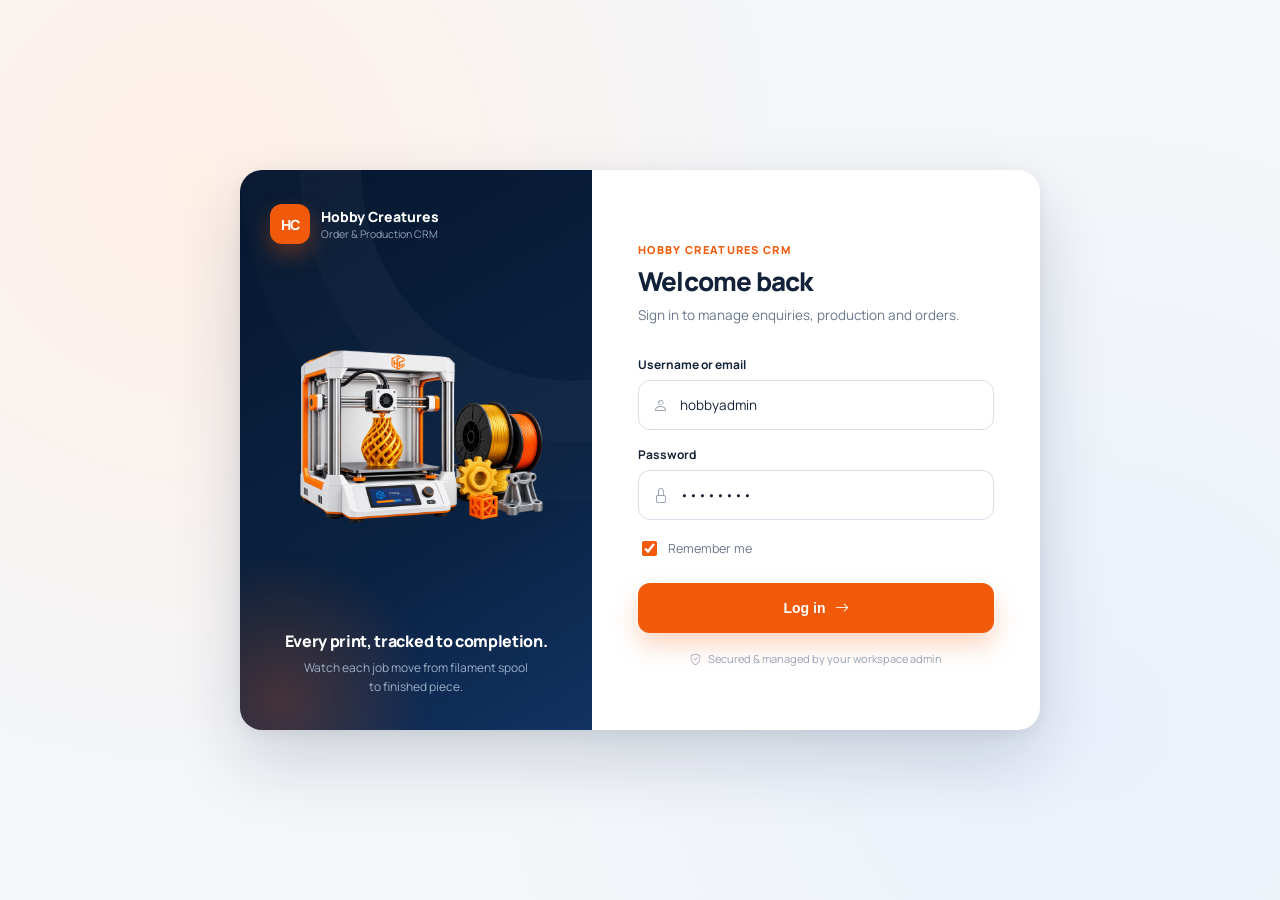
<file: index.html>
<!doctype html>
<html lang="en">
<head>
<meta charset="utf-8">
<meta name="viewport" content="width=device-width,initial-scale=1">
<title>Hobby Creatures CRM — Login</title>
  <link rel="stylesheet" href="assets/design-tokens.css">
  <link rel="stylesheet" href="assets/styles.css">
<link href="https://fonts.googleapis.com/css2?family=Manrope:wght@400;500;600;700;800&display=swap" rel="stylesheet">
<link href="https://cdn.jsdelivr.net/npm/bootstrap-icons@1.11.3/font/bootstrap-icons.css" rel="stylesheet">
<style>
body{
  background:
    radial-gradient(circle at 15% 20%, #fff0e7 0%, transparent 45%),
    radial-gradient(circle at 85% 80%, #eaf1fc 0%, transparent 45%),
    #f4f6f9;
  min-height:100vh;
  display:flex;align-items:center;justify-content:center;
  padding:32px 16px;
}

/* ============ CONTAINER ============ */
.login-container{
  width:100%;
  max-width:800px;      /* within the requested 800-900px range */
  display:grid;
  grid-template-columns:44% 56%;
  background:#fff;
  border-radius:22px;
  overflow:hidden;
  box-shadow:0 30px 70px rgba(7,27,54,.16), 0 4px 14px rgba(7,27,54,.06);
}

/* ============ LEFT PANEL — brand + 3D art ============ */
.login-art{
  position:relative;
  background:linear-gradient(150deg,#06172f 0%,#0a2241 62%,#123262 100%);
  padding:34px 30px;
  display:flex;
  flex-direction:column;
  justify-content:space-between;
  overflow:hidden;
  min-height:560px;
}
.login-art:before{
  content:"";position:absolute;width:420px;height:420px;border-radius:50%;
  border:1px solid rgba(255,255,255,.05);right:-190px;top:-210px;
  box-shadow:0 0 0 60px rgba(255,255,255,.02),0 0 0 120px rgba(255,255,255,.012);
}
.login-art:after{
  content:"";position:absolute;width:300px;height:300px;border-radius:50%;
  background:radial-gradient(circle,rgba(241,90,10,.25),transparent 70%);
  left:-110px;bottom:-120px;filter:blur(4px);
}

.brand{display:flex;align-items:center;gap:11px;position:relative;z-index:2}
.brand-mark{
  width:40px;height:40px;border-radius:12px;background:var(--orange);
  color:#fff;display:grid;place-items:center;font-weight:800;font-size:14px;
  letter-spacing:-1px;box-shadow:0 10px 22px rgba(241,90,10,.35);
}
.brand b{display:block;color:#fff;font-size:14px;font-weight:800}
.brand small{display:block;color:#93a4bb;font-size:10.5px;margin-top:1px}

.printer-3d{position:relative;z-index:2;display:flex;align-items:center;justify-content:center; width:200px;height:200px}
.printer-3d img{max-width:180%;max-height:160%; padding-left: 100px}

.art-caption{position:relative;z-index:2;text-align:center}
.art-caption h3{color:#fff;font-size:16px;font-weight:800;margin:0 0 6px;letter-spacing:-.02em}
.art-caption p{color:#9db0c8;font-size:12px;line-height:1.6;margin:0;max-width:230px;margin:0 auto}

/* ============ RIGHT PANEL — form ============ */
.login-form{
  padding:46px 46px 38px;
  display:flex;
  flex-direction:column;
  justify-content:center;
}
.form-eyebrow{font-size:11px;font-weight:800;letter-spacing:.12em;color:var(--orange);margin:0 0 10px}
.login-form h1{font-size:26px;font-weight:800;letter-spacing:-.03em;color:var(--ink);margin:0 0 8px;line-height:1.15}
.login-form>p.sub{font-size:13.5px;color:var(--slate);margin:0 0 30px;line-height:1.6}

.field{margin-bottom:16px}
.field label{display:block;font-size:12px;font-weight:700;color:var(--ink);margin-bottom:7px}
.input-shell{
  border:1px solid #d7dee8;border-radius:var(--radius-md);
  display:flex;align-items:center;min-height:50px;padding:0 14px;gap:10px;
  transition:border-color .15s, box-shadow .15s;
}
.input-shell i{color:#95a0af;font-size:15px}
.input-shell input{
  border:0;outline:0;flex:1;min-width:0;font:inherit;font-size:13.5px;
  color:var(--ink);background:transparent;
}
.input-shell input::placeholder{color:#a8b2bf}
.input-shell:focus-within{border-color:var(--orange);box-shadow:0 0 0 3px rgba(241,90,10,.08)}


.field-row{display:flex;align-items:center;justify-content:space-between;margin:2px 0 24px}
.remember{display:flex;align-items:center;gap:8px;font-size:12.5px;color:var(--slate)}
.remember input{accent-color:var(--orange);width:15px;height:15px}


.btn-login{
  width:100%;border:0;border-radius:var(--radius-md);min-height:50px;
  background:var(--orange);color:#fff;font-weight:700;font-size:14px;
  display:flex;align-items:center;justify-content:center;gap:9px;cursor:pointer;
  box-shadow:0 12px 24px rgba(241,90,10,.25);
  transition:background .15s, transform .15s;
}
.btn-login:hover{background:var(--orange-dark);transform:translateY(-1px)}

.form-footer{text-align:center;margin-top:26px;font-size:12.5px;color:var(--slate)}
.form-footer a{color:var(--orange);font-weight:700;text-decoration:none}
.form-footer a:hover{text-decoration:underline}

.managed-note{display:flex;align-items:center;gap:7px;justify-content:center;margin-top:18px;font-size:11px;color:#96a2b3}


@media(max-width:720px){
  .login-container{grid-template-columns:1fr;max-width:420px}
  .login-art{min-height:280px;padding:26px}
  .printer-3d{
        width:100%;
        justify-content:center;
    }

    .printer-3d img{
        max-width:220px;
        max-height:220px;
        padding-left:0;
        margin:0 auto;
        display:block;
    }
  .art-caption{display:none}
  .login-form{padding:34px 30px}
}
</style>
</head>
<body>

<div class="login-container">

  <!-- LEFT: brand + 3D illustration -->
  <div class="login-art">
    <div class="brand">
      <span class="brand-mark">HC</span>
      <span><b>Hobby Creatures</b><small>Order & Production CRM</small></span>
    </div>

    <div class="printer-3d">
      <img src="assets/3D-printer.png" alt="3D Printer">

    </div>

    
    <div class="art-caption">
      <h3>Every print, tracked to completion.</h3>
      <p>Watch each job move from filament spool to finished piece.</p>
      
    </div>
  </div>

  <!-- RIGHT: form -->
  <div class="login-form">
    <span class="form-eyebrow">HOBBY CREATURES CRM</span>
    <h1>Welcome back</h1>
    <p class="sub">Sign in to manage enquiries, production and orders.</p>

    <div class="field">
  <label for="username">Username or email</label>
  <div class="input-shell">
    <i class="bi bi-person"></i>
    <input
      id="username"
      type="text"
      value="hobbyadmin"
      placeholder="you@hobbycreatures.com"
      autocomplete="username"
    >
  </div>
</div>

<div class="field">
  <label for="password">Password</label>
  <div class="input-shell">
    <i class="bi bi-lock"></i>
    <input
      id="password"
      type="password"
      value="admin123"
      placeholder="Enter your password"
      autocomplete="current-password"
    >
  </div>
</div>

<div class="field-row">
  <label class="remember">
    <input type="checkbox" checked>
    Remember me
  </label>
</div>

<button type="button" class="btn-login">
  Log in <i class="bi bi-arrow-right"></i>
</button>
    <div class="managed-note"><i class="bi bi-shield-check"></i> Secured &amp; managed by your workspace admin</div>

  </div>

</div>
<script>
  const usernameInput = document.getElementById("username");
  const passwordInput = document.getElementById("password");
  const loginButton = document.querySelector(".btn-login");

  function login() {
    const username = usernameInput.value.trim();
    const password = passwordInput.value;

    // Demo login credentials
    const demoUsername = "hobbyadmin";
    const demoPassword = "admin123";

    if (username === demoUsername && password === demoPassword) {
      window.location.href = "dashboard.html";
    } else {
      alert("Invalid username or password");
    }
  }

  // Login button
  loginButton.addEventListener("click", login);

  // Press Enter to login
  [usernameInput, passwordInput].forEach(function (input) {
    input.addEventListener("keydown", function (event) {
      if (event.key === "Enter") {
        event.preventDefault();
        login();
      }
    });
  });
</script>
</body>
</html>
</file>
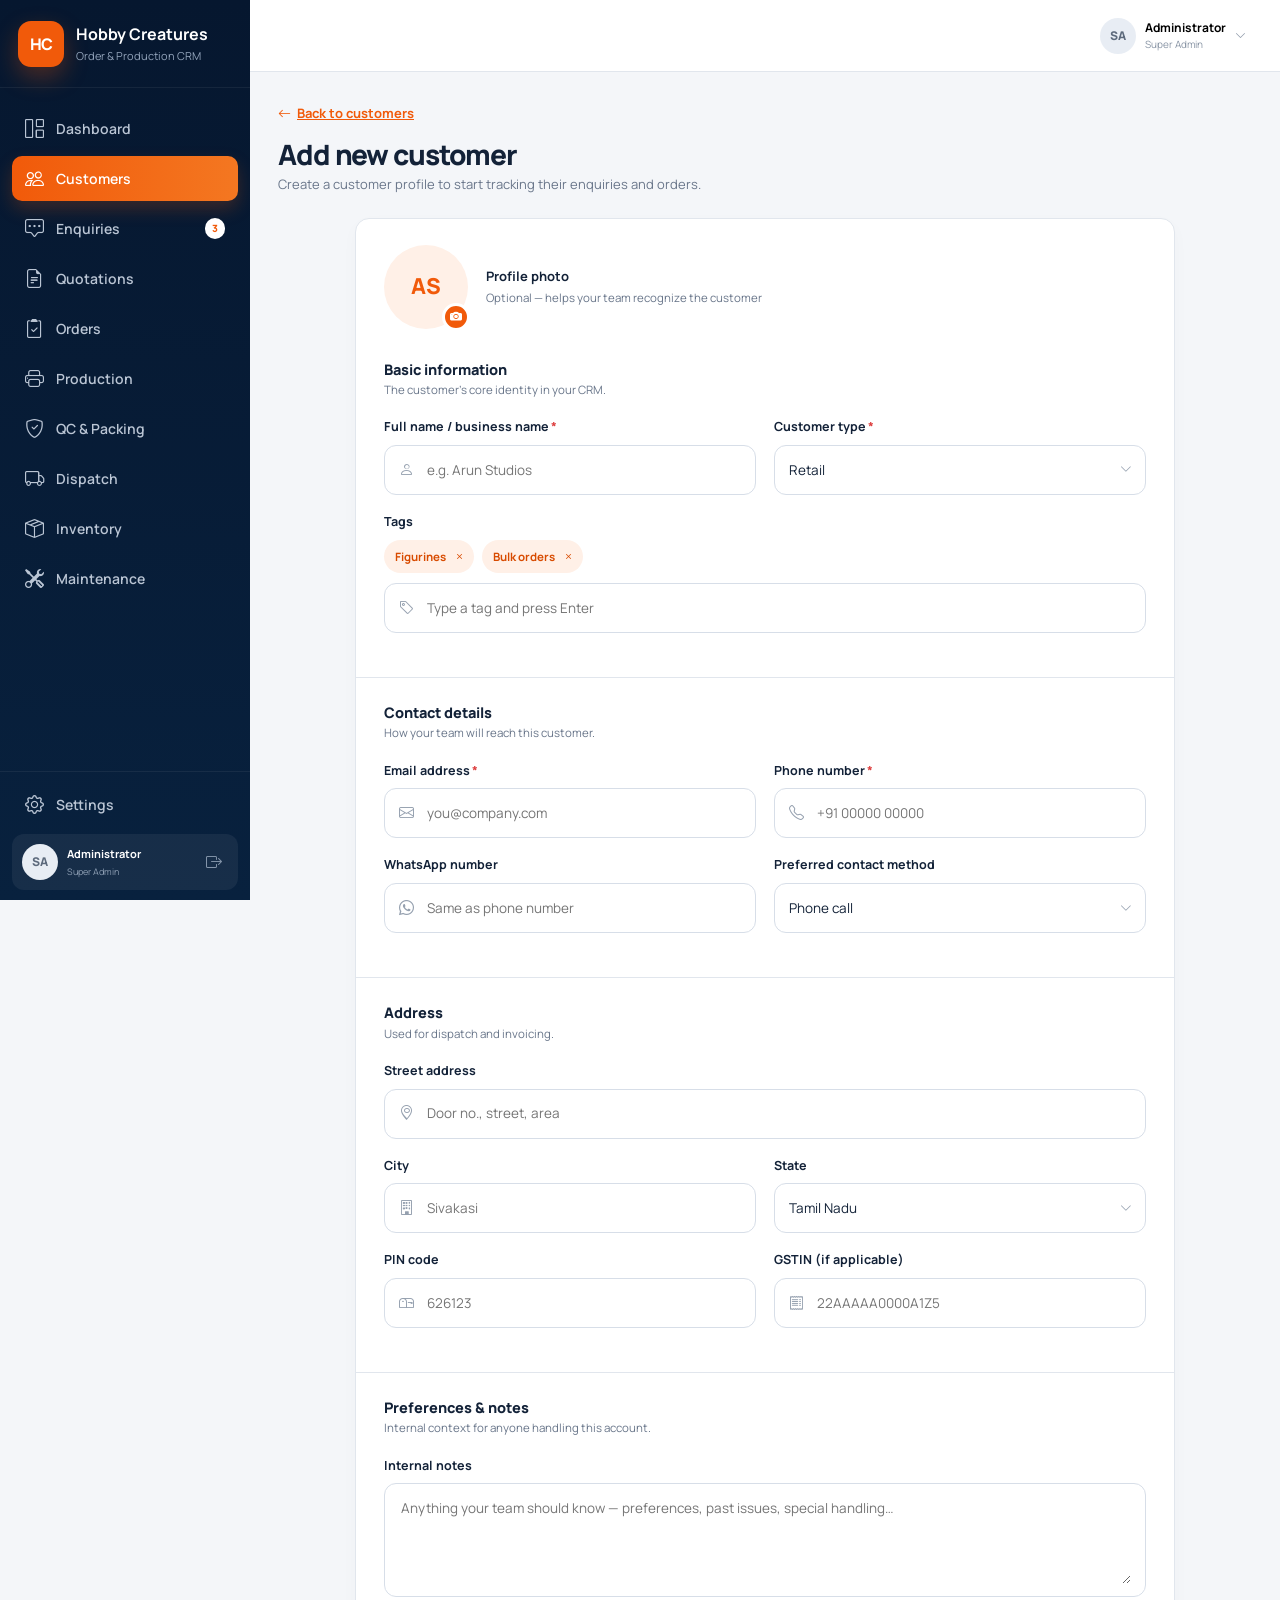
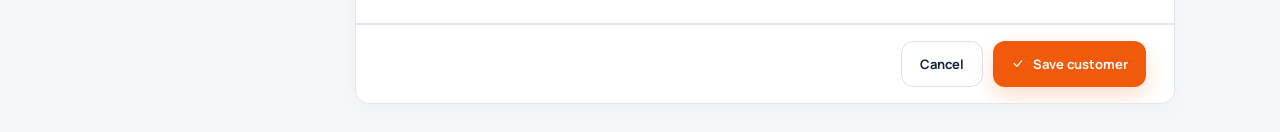
<file: customer-form.html>
<!doctype html>
<html lang="en">
<head>
<meta charset="utf-8">
<meta name="viewport" content="width=device-width,initial-scale=1">
<title>Hobby Creatures CRM — Add Customer</title>
<link href="https://fonts.googleapis.com/css2?family=Manrope:wght@400;500;600;700;800&display=swap" rel="stylesheet">
<link href="https://cdn.jsdelivr.net/npm/bootstrap@5.3.3/dist/css/bootstrap.min.css" rel="stylesheet">
<link href="https://cdn.jsdelivr.net/npm/bootstrap-icons@1.11.3/font/bootstrap-icons.css" rel="stylesheet">
<style>
/* ============================================================
   HOBBY CREATURES CRM — BASE STYLES
   Section 1 = your existing tokens & app shell (unchanged)
   Section 2 = new reusable component classes (buttons, forms, badges)
   ============================================================ */

:root{
  --orange:#f15a0a;--orange-dark:#d84b00;--orange-soft:#fff0e7;
  --navy:#071b36;--navy-2:#0d294a;--ink:#132238;--slate:#69768a;
  --surface:#f4f6f9;--border:#e1e6ed;
  --green:#16934f;--green-soft:#e8f7ed;
  --amber:#d78b00;--amber-soft:#fff4d9;
  --red:#dd3f3f;--red-soft:#fdeaea;
  --blue:#2567c9;--blue-soft:#eaf1fc;
  --purple:#7656d6;--purple-soft:#f1ecfc;
  --grey-soft:#eef1f4;
  --radius:14px;
}
*{box-sizing:border-box}
html,body{margin:0;min-height:100%;font-family:Manrope,system-ui,sans-serif;color:var(--ink);background:var(--surface)}
button,input,select,textarea{font:inherit}
button,a{transition:.18s ease}
button:focus-visible,a:focus-visible,input:focus-visible,select:focus-visible,textarea:focus-visible{outline:3px solid rgba(241,90,10,.2);outline-offset:2px}

/* ---------- login shell (reused by reset-password) ---------- */
.login-view{min-height:100vh;display:grid;grid-template-columns:1.04fr .96fr}
.login-brand-panel{background:linear-gradient(150deg,#06172f 0%,#0a2241 72%,#102f55 100%);color:#fff;padding:46px clamp(35px,6vw,92px);display:flex;flex-direction:column;justify-content:space-between;position:relative;overflow:hidden}
.login-brand-panel:after{content:"";position:absolute;width:560px;height:560px;border-radius:50%;border:1px solid rgba(255,255,255,.05);right:-270px;bottom:-300px;box-shadow:0 0 0 80px rgba(255,255,255,.018),0 0 0 160px rgba(255,255,255,.012)}
.brand{display:flex;align-items:center;gap:12px}
.brand-mark{width:46px;height:46px;border-radius:13px;background:var(--orange);color:#fff;display:grid;place-items:center;font-weight:800;letter-spacing:-1px;box-shadow:0 10px 25px rgba(241,90,10,.3)}
.brand b,.brand small{display:block}
.brand b{font-size:16px}
.brand small{font-size:11px;color:#8796aa;margin-top:2px}
.brand-light small{color:#93a4bb}
.login-message{max-width:630px;position:relative;z-index:1}
.section-label{font-size:12px;font-weight:800;letter-spacing:.14em;color:var(--orange)}
.login-message h1{font-size:clamp(40px,4.6vw,60px);line-height:1.05;letter-spacing:-.045em;margin:20px 0 25px;font-weight:800}
.login-message h1 em{font-style:normal;color:var(--orange)}
.login-message p{font-size:16px;line-height:1.7;color:#b8c5d7;max-width:520px}
.flow{display:flex;align-items:center;gap:12px;margin-top:42px;font-size:12px;font-weight:700;color:#d7e0eb}
.flow i{width:38px;height:1px;background:var(--orange)}
.managed{font-size:12px;color:#8394a9;display:flex;gap:10px;align-items:center;position:relative;z-index:1}
.managed i{color:var(--orange)}
.login-form-panel{background:#fff;display:grid;place-items:center;padding:48px}
.login-card{width:min(420px,100%)}
.login-card h2{font-size:28px;letter-spacing:-.04em;margin:10px 0 7px;font-weight:800}
.login-card>p{color:var(--slate);margin:0 0 28px;line-height:1.6}
.mobile-brand{display:none}
.login-help{display:block;text-align:center;color:#909bab;margin-top:21px;font-size:12.5px}

/* ---------- app shell (sidebar / topbar / workspace) ---------- */
.app-view{min-height:100vh;display:flex}
.sidebar{width:250px;flex:0 0 250px;background:linear-gradient(180deg,#06172f,#08213e);color:#fff;height:100vh;position:sticky;top:0;display:flex;flex-direction:column;z-index:30}
.sidebar-brand{height:88px;padding:0 18px;display:flex;align-items:center;border-bottom:1px solid rgba(255,255,255,.06)}
.main-nav{padding:18px 12px;display:flex;flex-direction:column;gap:5px;overflow:auto}
.main-nav a,.sidebar-footer>a{color:#bac5d4;text-decoration:none;display:flex;align-items:center;gap:12px;min-height:45px;padding:0 13px;border-radius:10px;font-size:14px;font-weight:600}
.main-nav a i,.sidebar-footer>a i{font-size:19px}
.main-nav a:hover,.sidebar-footer>a:hover{color:white;background:rgba(255,255,255,.06)}
.main-nav a.active{background:linear-gradient(90deg,var(--orange),#f47721);color:#fff;box-shadow:0 8px 18px rgba(241,90,10,.22)}
.main-nav a b{margin-left:auto;background:#fff;color:var(--orange);border-radius:20px;font-size:10px;padding:3px 7px}
.sidebar-footer{margin-top:auto;border-top:1px solid rgba(255,255,255,.06);padding:10px 12px}
.user-card{margin-top:7px;background:rgba(255,255,255,.06);border-radius:12px;padding:10px;display:flex;align-items:center;gap:9px}
.avatar{width:36px;height:36px;border-radius:50%;display:grid;place-items:center;background:#e8edf4;color:#5d6a7c;font-size:12px;font-weight:800;flex:0 0 auto}
.user-card>span:nth-child(2){min-width:0;flex:1}
.user-card strong,.user-card small{display:block;white-space:nowrap;overflow:hidden;text-overflow:ellipsis}
.user-card strong{font-size:11px}
.user-card small{font-size:9px;color:#8fa0b5;margin-top:2px}
.user-card button,.nav-close{border:0;background:transparent;color:#8495aa;cursor:pointer}
.nav-close{display:none;margin-left:auto}
.sidebar-overlay{display:none}
.app-main{flex:1;min-width:0}
.topbar{height:72px;background:#fff;border-bottom:1px solid var(--border);display:flex;align-items:center;padding:0 28px;position:sticky;top:0;z-index:20}
.search-box{width:min(470px,50vw);min-height:42px;background:#f6f8fa;border:1px solid #edf0f4;border-radius:11px;display:flex;align-items:center;gap:10px;padding:0 12px;color:#8c98a8}
.search-box input{border:0;outline:0;background:transparent;flex:1;min-width:40px;font-size:13px}
.search-box kbd{background:#fff;border:1px solid #dce2e9;border-radius:5px;padding:2px 6px;font-size:10px}
.topbar-actions{margin-left:auto;display:flex;align-items:center;gap:12px}
.top-icon{width:41px;height:41px;border:0;border-radius:10px;background:#f5f7f9;color:#687588;cursor:pointer;display:inline-flex;align-items:center;justify-content:center}
.notification{position:relative}
.notification span{position:absolute;width:7px;height:7px;border-radius:50%;background:var(--orange);right:9px;top:8px;border:1px solid #fff}
.profile{border:0;background:transparent;display:flex;align-items:center;gap:9px;cursor:pointer}
.profile>span:nth-child(2){text-align:left}
.profile strong,.profile small{display:block}
.profile strong{font-size:12px}
.profile small{font-size:10px;color:#8995a5}
.profile>i{font-size:11px;color:#8b96a6}
.mobile-menu{display:none}
.workspace{padding:28px;max-width:1580px;margin:auto}
.page-heading{display:flex;align-items:flex-end;justify-content:space-between;margin-bottom:23px;gap:16px;flex-wrap:wrap}
.page-heading h1{font-size:28px;font-weight:800;letter-spacing:-.04em;margin:6px 0 4px}
.page-heading p{color:var(--slate);font-size:13px;margin:0}
.page-heading-actions{display:flex;gap:10px;align-items:center}

/* ---------- cards / tables (existing) ---------- */
.content-card{background:#fff;border:1px solid var(--border);border-radius:var(--radius);overflow:hidden;box-shadow:0 6px 18px rgba(15,35,60,.025)}
.card-heading{padding:17px 20px;border-bottom:1px solid var(--border);display:flex;align-items:center;justify-content:space-between;gap:12px;flex-wrap:wrap}
.card-heading h2{font-size:16px;font-weight:800;margin:0}
.card-heading p{font-size:11px;color:var(--slate);margin:4px 0 0}
.order-table,.customer-table{width:100%;border-collapse:collapse}
.order-table th,.customer-table th{padding:13px 16px;background:#fafbfc;color:#8995a5;font-size:9px;letter-spacing:.08em;white-space:nowrap;text-align:left;font-weight:700}
.order-table td,.customer-table td{padding:15px 16px;border-top:1px solid #edf0f4;font-size:11.5px;white-space:nowrap;vertical-align:middle}
.order-table td strong,.customer-table td strong,.order-table td small,.customer-table td small{display:block}
.order-table td small,.customer-table td small{color:#8b97a7;margin-top:3px;font-weight:500}
.stage-dot{display:inline-block;width:7px;height:7px;border-radius:50%;margin-right:7px}
.stage-dot.orange{background:var(--orange)}
.stage-dot.blue{background:var(--blue)}
.stage-dot.amber{background:var(--amber)}
.stage-dot.purple{background:var(--purple)}
.row-menu{border:0;background:transparent;color:#8e99a8;cursor:pointer}

/* ============================================================
   SECTION 2 — NEW REUSABLE COMPONENTS
   ============================================================ */

/* ---------- 2.1 BUTTONS ---------- */
.btn-primary-app,.btn-secondary-app,.btn-outline-app,.btn-danger-app,.btn-success-app,.btn-danger-outline-app{
  border:0;border-radius:12px;min-height:46px;padding:0 18px;font-weight:700;font-size:13px;
  display:inline-flex;align-items:center;justify-content:center;gap:9px;cursor:pointer;white-space:nowrap;
}
.btn-primary-app{background:var(--orange);color:#fff;box-shadow:0 9px 20px rgba(241,90,10,.2)}
.btn-primary-app:hover{background:var(--orange-dark);transform:translateY(-1px)}
.btn-secondary-app{background:#fff;color:var(--ink);border:1px solid #d9e0e8}
.btn-secondary-app:hover{border-color:#c3ccd6;background:#fafbfc}
.btn-outline-app{background:transparent;color:var(--orange);border:1.5px solid var(--orange)}
.btn-outline-app:hover{background:var(--orange-soft)}
.btn-danger-app{background:var(--red);color:#fff;box-shadow:0 9px 20px rgba(221,63,63,.2)}
.btn-danger-app:hover{background:#c22f2f}
.btn-danger-outline-app{background:transparent;color:var(--red);border:1.5px solid var(--red)}
.btn-danger-outline-app:hover{background:var(--red-soft)}
.btn-success-app{background:var(--green);color:#fff;box-shadow:0 9px 20px rgba(22,147,79,.2)}
.btn-success-app:hover{background:#127a41}
.btn-ghost-app{border:0;background:transparent;color:var(--orange);font-weight:700;font-size:13px;display:inline-flex;align-items:center;gap:6px;cursor:pointer;padding:0}
.btn-ghost-app:hover{color:var(--orange-dark)}
.btn-ghost-app.danger{color:var(--red)}
.btn-ghost-app.danger:hover{color:#c22f2f}

/* sizes */
.btn-lg{min-height:52px;padding:0 24px;font-size:14px;border-radius:12px}
.btn-sm{min-height:36px;padding:0 14px;font-size:12px;border-radius:10px}

/* icon-only */
.btn-icon-app{width:42px;height:42px;padding:0;border-radius:12px}
.btn-icon-app.btn-sm{width:34px;height:34px;border-radius:10px;font-size:13px}
.btn-icon-app.btn-lg{width:50px;height:50px;border-radius:13px}

/* full width */
.btn-block{width:100%}

/* disabled */
.btn-primary-app:disabled,.btn-secondary-app:disabled,.btn-outline-app:disabled,.btn-danger-app:disabled,
.btn-success-app:disabled,.btn-danger-outline-app:disabled,.btn-ghost-app:disabled{
  opacity:.5;cursor:not-allowed;box-shadow:none;transform:none;pointer-events:none;
}

/* loading */
.is-loading{color:transparent!important;position:relative;pointer-events:none}
.is-loading:after{
  content:"";position:absolute;width:16px;height:16px;border-radius:50%;
  border:2.2px solid rgba(255,255,255,.45);border-top-color:#fff;animation:btn-spin .6s linear infinite;
}
.btn-secondary-app.is-loading:after,.btn-outline-app.is-loading:after{border:2.2px solid rgba(241,90,10,.25);border-top-color:var(--orange)}
@keyframes btn-spin{to{transform:rotate(360deg)}}

/* ---------- 2.2 FORM CONTROLS ---------- */
.form-group{margin:0 0 18px}
.form-group>label{display:block;font-size:12.5px;font-weight:700;margin-bottom:8px}
.required{color:var(--red);margin-left:2px}

.input-shell{border:1px solid #d7dee8;border-radius:12px;display:flex;align-items:center;min-height:50px;padding:0 14px;gap:11px;color:#95a0af;background:#fff}
.input-shell:focus-within{border-color:var(--orange);box-shadow:0 0 0 3px rgba(241,90,10,.08)}
.input-shell input{border:0;outline:0;flex:1;min-width:0;color:var(--ink);background:transparent;font-size:13.5px}
.input-shell i{font-size:15px}
.input-shell button{border:0;background:transparent;color:#8b96a6;padding:6px;cursor:pointer;display:flex}

.input-shell.textarea-shell{align-items:flex-start;padding:12px 14px;min-height:auto}
.input-shell.textarea-shell textarea{border:0;outline:0;resize:vertical;width:100%;min-height:88px;color:var(--ink);background:transparent;font:inherit;font-size:13.5px;line-height:1.6}

.input-shell.has-error{border-color:var(--red)}
.input-shell.has-error:focus-within{box-shadow:0 0 0 3px rgba(221,63,63,.1)}
.input-shell.has-success{border-color:var(--green)}

.field-hint{font-size:11.5px;color:var(--slate);margin-top:6px}
.field-error-text{font-size:11.5px;color:var(--red);margin-top:6px;display:flex;align-items:center;gap:5px;font-weight:600}

.select-shell{position:relative}
.select-shell select{appearance:none;-webkit-appearance:none;width:100%;border:1px solid #d7dee8;border-radius:12px;
  min-height:50px;padding:0 38px 0 14px;font:inherit;font-size:13.5px;color:var(--ink);background:#fff;cursor:pointer}
.select-shell select:focus{outline:0;border-color:var(--orange);box-shadow:0 0 0 3px rgba(241,90,10,.08)}
.select-shell i{position:absolute;right:14px;top:50%;transform:translateY(-50%);color:#95a0af;pointer-events:none;font-size:12px}

.check-row{display:flex;align-items:center;gap:9px;font-size:13px;color:var(--ink);cursor:pointer}
.check-row input{accent-color:var(--orange);width:17px;height:17px}




.pill-group{display:flex;gap:8px;flex-wrap:wrap}
.pill-option input{display:none}
.pill-option span{display:inline-flex;padding:9px 16px;border-radius:20px;border:1.5px solid #d9e0e8;font-size:12.5px;font-weight:700;color:var(--slate);cursor:pointer}
.pill-option input:checked+span{border-color:var(--orange);color:var(--orange-dark);background:var(--orange-soft)}

.chip-list{display:flex;flex-wrap:wrap;gap:8px}
.chip{display:inline-flex;align-items:center;gap:6px;background:var(--orange-soft);color:var(--orange-dark);font-size:11.5px;font-weight:700;padding:6px 6px 6px 11px;border-radius:20px}
.chip button{border:0;background:transparent;color:var(--orange-dark);display:flex;padding:2px;cursor:pointer}

.search-field{border:1px solid #d7dee8;border-radius:12px;min-height:44px;display:flex;align-items:center;gap:9px;padding:0 14px;background:#fff}
.search-field input{border:0;outline:0;flex:1;font:inherit;font-size:13px;background:transparent}
.search-field i{color:#95a0af}
.search-field .clear{border:0;background:transparent;color:#a8b2bf;cursor:pointer;display:none}
.search-field.has-value .clear{display:flex}

/* ---------- 2.3 STATUS BADGES ---------- */
.status{display:inline-block;padding:5px 9px;border-radius:20px;font-size:9px;font-weight:800;letter-spacing:.02em}
.status.red{color:var(--red);background:var(--red-soft)}
.status.amber{color:#966000;background:var(--amber-soft)}
.status.green{color:var(--green);background:var(--green-soft)}
.status.blue{color:var(--blue);background:var(--blue-soft)}
.status.purple{color:var(--purple);background:var(--purple-soft)}
.status.grey{color:var(--slate);background:var(--grey-soft)}

.status-outline{display:inline-flex;align-items:center;padding:5px 10px;border-radius:20px;font-size:9px;font-weight:800;border:1.4px solid currentColor;background:transparent}
.status-outline.red{color:var(--red)}
.status-outline.green{color:var(--green)}
.status-outline.amber{color:#966000}
.status-outline.blue{color:var(--blue)}
.status-outline.purple{color:var(--purple)}
.status-outline.grey{color:var(--slate)}

.badge-dot{display:inline-flex;align-items:center;gap:6px;font-size:11.5px;font-weight:700;color:var(--ink)}
.badge-dot:before{content:"";width:7px;height:7px;border-radius:50%;background:currentColor;flex:0 0 auto}
.badge-dot.red{color:var(--red)}
.badge-dot.green{color:var(--green)}
.badge-dot.amber{color:#c07a00}
.badge-dot.blue{color:var(--blue)}
.badge-dot.purple{color:var(--purple)}
.badge-dot.grey{color:var(--slate)}

/* ---------- 2.4 TABLE TOOLBAR / PAGINATION (customer list) ---------- */
.table-toolbar{display:flex;align-items:center;gap:12px;padding:16px 20px;border-bottom:1px solid var(--border);flex-wrap:wrap}
.table-toolbar .search-field{flex:1;min-width:200px}
.table-toolbar .select-shell{width:170px}
.checkbox-cell{width:34px}
.avatar-cell{display:flex;align-items:center;gap:11px}
.avatar-cell .avatar{width:36px;height:36px;font-size:11px}
.bulk-bar{display:none;align-items:center;gap:14px;padding:12px 20px;background:var(--orange-soft);border-bottom:1px solid #ffd9bd;font-size:12.5px;font-weight:700;color:var(--orange-dark)}
.bulk-bar.show{display:flex}
.bulk-bar .btn-ghost-app{margin-left:auto}
.pagination-bar{display:flex;align-items:center;justify-content:space-between;padding:16px 20px;border-top:1px solid var(--border);font-size:12px;color:var(--slate);flex-wrap:wrap;gap:10px}
.page-btns{display:flex;gap:6px}
.page-btns button{width:32px;height:32px;border-radius:9px;border:1px solid var(--border);background:#fff;font-size:12px;font-weight:700;color:var(--ink);cursor:pointer}
.page-btns button.active{background:var(--orange);border-color:var(--orange);color:#fff}
.page-btns button:disabled{opacity:.4;cursor:not-allowed}

/* ---------- 2.5 FORM PAGE (customer form) ---------- */
.form-section{padding:26px 28px;border-bottom:1px solid var(--border)}
.form-section:last-of-type{border-bottom:0}
.form-section h3{font-size:14.5px;font-weight:800;margin:0 0 3px}
.form-section p.hint{font-size:11.5px;color:var(--slate);margin:0 0 20px}
.form-grid-2{display:grid;grid-template-columns:1fr 1fr;gap:0 18px}
.form-grid-2 .full{grid-column:1/-1}
.avatar-upload{width:84px;height:84px;border-radius:50%;background:var(--orange-soft);color:var(--orange);display:grid;place-items:center;font-size:22px;font-weight:800;position:relative;flex:0 0 auto}
.avatar-upload .cam{position:absolute;bottom:-2px;right:-2px;width:28px;height:28px;border-radius:50%;background:var(--orange);color:#fff;display:grid;place-items:center;font-size:12px;border:3px solid #fff;cursor:pointer}
.form-sticky-footer{position:sticky;bottom:0;background:#fff;border-top:1px solid var(--border);padding:16px 28px;display:flex;justify-content:flex-end;gap:10px;border-radius:0 0 var(--radius) var(--radius)}

/* ---------- responsive ---------- */
@media(max-width:1120px){
  .form-grid-2{grid-template-columns:1fr}
}
@media(max-width:820px){
  .login-view{grid-template-columns:1fr}
  .login-brand-panel{display:none}
  .login-form-panel{min-height:100vh;padding:28px 20px}
  .mobile-brand{display:block;margin-bottom:40px}
  .sidebar{position:fixed;left:-270px;transition:left .2s}
  .sidebar.open{left:0}
  .nav-close,.mobile-menu{display:flex}
  .sidebar-overlay{position:fixed;inset:0;border:0;background:rgba(4,18,36,.5);z-index:25}
  .sidebar-overlay.show{display:block}
  .topbar{padding:0 14px}
  .profile>span:nth-child(2),.profile>i{display:none}
  .search-box{width:auto;flex:1}
  .search-box kbd{display:none}
  .workspace{padding:20px 14px}
  .page-heading{align-items:flex-start}
  .page-heading h1{font-size:24px}
  .table-toolbar .select-shell{width:auto;flex:1}
}

.form-shell{max-width:820px;margin:0 auto}
.avatar-row{display:flex;align-items:center;gap:18px;padding:26px 28px 6px}
.avatar-row div>strong{display:block;font-size:13px}
.avatar-row div>small{display:block;font-size:11.5px;color:var(--slate);margin-top:3px}
</style>
</head>
<body>

<section class="app-view">
  <aside id="sidebar" class="sidebar">
    <div class="sidebar-brand"><div class="brand brand-light"><span class="brand-mark">HC</span><span><b>Hobby Creatures</b><small>Order &amp; Production CRM</small></span></div><button id="closeSidebar" class="nav-close"><i class="bi bi-x-lg"></i></button></div>
    <nav class="main-nav">
      <a href="dashboard.html"><i class="bi bi-grid-1x2"></i><span>Dashboard</span></a>
      <a href="customer-list.html" class="active"><i class="bi bi-people"></i><span>Customers</span></a>
      <a href="enquiries.html"><i class="bi bi-chat-square-dots"></i><span>Enquiries</span><b>3</b></a>
      <a href="#"><i class="bi bi-file-earmark-text"></i><span>Quotations</span></a>
      <a href="#"><i class="bi bi-clipboard2-check"></i><span>Orders</span></a>
      <a href="#"><i class="bi bi-printer"></i><span>Production</span></a>
      <a href="#"><i class="bi bi-shield-check"></i><span>QC &amp; Packing</span></a>
      <a href="#"><i class="bi bi-truck"></i><span>Dispatch</span></a>
      <a href="#"><i class="bi bi-box-seam"></i><span>Inventory</span></a>
      <a href="#"><i class="bi bi-tools"></i><span>Maintenance</span></a>
    </nav>
    <div class="sidebar-footer"><a href="#"><i class="bi bi-gear"></i><span>Settings</span></a><div class="user-card"><span class="avatar">SA</span><span><strong>Administrator</strong><small>Super Admin</small></span><button title="Sign out"><i class="bi bi-box-arrow-right"></i></button></div></div>
  </aside>
  <button id="overlay" class="sidebar-overlay" aria-label="Close sidebar"></button>

  <main class="app-main">
    <header class="topbar">
      <button id="openSidebar" class="top-icon mobile-menu"><i class="bi bi-list"></i></button>
      <div class="topbar-actions">
        <button class="profile"><span class="avatar">SA</span><span><strong>Administrator</strong><small>Super Admin</small></span><i class="bi bi-chevron-down"></i></button></div>
    </header>

    <div class="workspace">
      <div class="page-heading">
        <div>
          <a href="customer-list.html" class="btn-ghost-app" style="margin-bottom:8px"><i class="bi bi-arrow-left"></i> Back to customers</a>
          <h1>Add new customer</h1><p>Create a customer profile to start tracking their enquiries and orders.</p>
        </div>
      </div>

      <div class="form-shell">
        <form class="content-card">

          <div class="avatar-row">
            <div class="avatar-upload">AS<span class="cam"><i class="bi bi-camera-fill"></i></span></div>
            <div><strong>Profile photo</strong><small>Optional — helps your team recognize the customer</small></div>
          </div>

          <div class="form-section">
            <h3>Basic information</h3>
            <p class="hint">The customer's core identity in your CRM.</p>
            <div class="form-grid-2">
              <div class="form-group">
                <label>Full name / business name<span class="required">*</span></label>
                <div class="input-shell"><i class="bi bi-person"></i><input placeholder="e.g. Arun Studios" required></div>
              </div>
              <div class="form-group">
                <label>Customer type<span class="required">*</span></label>
                <div class="select-shell"><select><option>Retail</option><option>Wholesale</option><option>Repeat customer</option></select><i class="bi bi-chevron-down"></i></div>
              </div>
              <div class="form-group full">
                <label>Tags</label>
                <div class="chip-list" style="margin-bottom:10px">
                  <span class="chip">Figurines <button><i class="bi bi-x"></i></button></span>
                  <span class="chip">Bulk orders <button><i class="bi bi-x"></i></button></span>
                </div>
                <div class="input-shell"><i class="bi bi-tag"></i><input placeholder="Type a tag and press Enter"></div>
              </div>
            </div>
          </div>

          <div class="form-section">
            <h3>Contact details</h3>
            <p class="hint">How your team will reach this customer.</p>
            <div class="form-grid-2">
              <div class="form-group">
                <label>Email address<span class="required">*</span></label>
                <div class="input-shell"><i class="bi bi-envelope"></i><input type="email" placeholder="you@company.com" required></div>
              </div>
              <div class="form-group">
                <label>Phone number<span class="required">*</span></label>
                <div class="input-shell"><i class="bi bi-telephone"></i><input type="tel" placeholder="+91 00000 00000" required></div>
              </div>
              <div class="form-group">
                <label>WhatsApp number</label>
                <div class="input-shell"><i class="bi bi-whatsapp"></i><input type="tel" placeholder="Same as phone number"></div>
              </div>
              <div class="form-group">
                <label>Preferred contact method</label>
                <div class="select-shell"><select><option>Phone call</option><option>WhatsApp</option><option>Email</option></select><i class="bi bi-chevron-down"></i></div>
              </div>
            </div>
          </div>

          <div class="form-section">
            <h3>Address</h3>
            <p class="hint">Used for dispatch and invoicing.</p>
            <div class="form-grid-2">
              <div class="form-group full">
                <label>Street address</label>
                <div class="input-shell"><i class="bi bi-geo-alt"></i><input placeholder="Door no., street, area"></div>
              </div>
              <div class="form-group">
                <label>City</label>
                <div class="input-shell"><i class="bi bi-building"></i><input placeholder="Sivakasi"></div>
              </div>
              <div class="form-group">
                <label>State</label>
                <div class="select-shell"><select><option>Tamil Nadu</option><option>Kerala</option><option>Karnataka</option><option>Other</option></select><i class="bi bi-chevron-down"></i></div>
              </div>
              <div class="form-group">
                <label>PIN code</label>
                <div class="input-shell"><i class="bi bi-mailbox"></i><input placeholder="626123"></div>
              </div>
              <div class="form-group">
                <label>GSTIN (if applicable)</label>
                <div class="input-shell"><i class="bi bi-receipt"></i><input placeholder="22AAAAA0000A1Z5"></div>
              </div>
            </div>
          </div>

          <div class="form-section">
            <h3>Preferences &amp; notes</h3>
            <p class="hint">Internal context for anyone handling this account.</p>
            
          
            <div class="form-group" style="margin-bottom:0">
              <label>Internal notes</label>
              <div class="input-shell textarea-shell"><textarea placeholder="Anything your team should know — preferences, past issues, special handling…"></textarea></div>
            </div>
          </div>

          <div class="form-sticky-footer">
            <button type="button" class="btn-secondary-app" onclick="location.href='customer-list.html'">Cancel</button>
            <button type="submit" class="btn-primary-app"><i class="bi bi-check-lg"></i> Save customer</button>
          </div>
        </form>
      </div>
    </div>
  </main>
</section>

<script>
document.getElementById('openSidebar')?.addEventListener('click',()=>{document.getElementById('sidebar').classList.add('open');document.getElementById('overlay').classList.add('show');});
document.getElementById('closeSidebar')?.addEventListener('click',()=>{document.getElementById('sidebar').classList.remove('open');document.getElementById('overlay').classList.remove('show');});
document.getElementById('overlay')?.addEventListener('click',()=>{document.getElementById('sidebar').classList.remove('open');document.getElementById('overlay').classList.remove('show');});
document.querySelector('form')?.addEventListener('submit', e=>e.preventDefault());
</script>
</body>
</html>
</file>
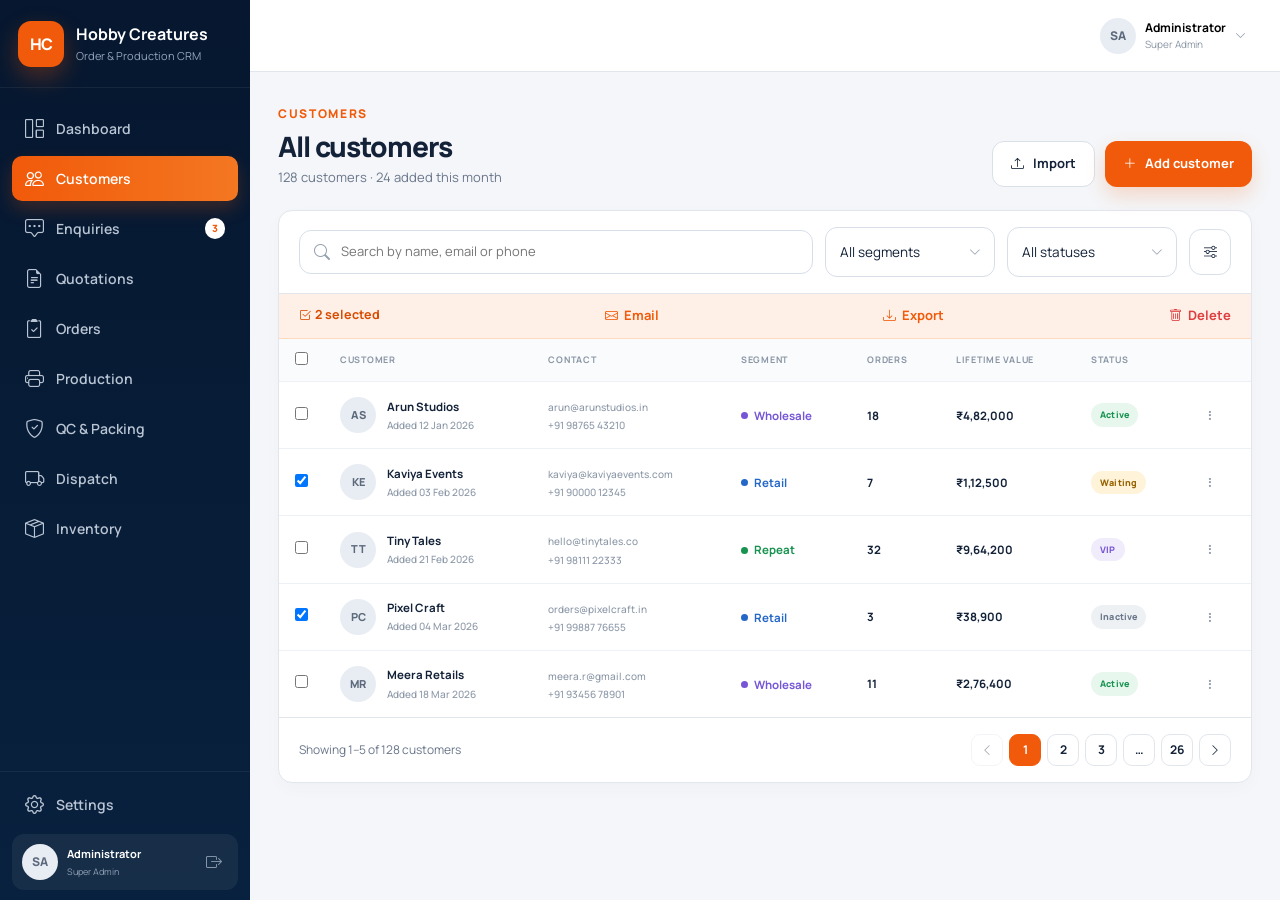
<file: customer-list.html>
<!doctype html>
<html lang="en">
<head>
<meta charset="utf-8">
<meta name="viewport" content="width=device-width,initial-scale=1">
<title>Hobby Creatures CRM — Customers</title>
<link href="https://fonts.googleapis.com/css2?family=Manrope:wght@400;500;600;700;800&display=swap" rel="stylesheet">
<link href="https://cdn.jsdelivr.net/npm/bootstrap@5.3.3/dist/css/bootstrap.min.css" rel="stylesheet">
<link href="https://cdn.jsdelivr.net/npm/bootstrap-icons@1.11.3/font/bootstrap-icons.css" rel="stylesheet">
<style>
/* ============================================================
   HOBBY CREATURES CRM — BASE STYLES
   Section 1 = your existing tokens & app shell (unchanged)
   Section 2 = new reusable component classes (buttons, forms, badges)
   ============================================================ */

:root{
  --orange:#f15a0a;--orange-dark:#d84b00;--orange-soft:#fff0e7;
  --navy:#071b36;--navy-2:#0d294a;--ink:#132238;--slate:#69768a;
  --surface:#f4f6f9;--border:#e1e6ed;
  --green:#16934f;--green-soft:#e8f7ed;
  --amber:#d78b00;--amber-soft:#fff4d9;
  --red:#dd3f3f;--red-soft:#fdeaea;
  --blue:#2567c9;--blue-soft:#eaf1fc;
  --purple:#7656d6;--purple-soft:#f1ecfc;
  --grey-soft:#eef1f4;
  --radius:14px;
}
*{box-sizing:border-box}
html,body{margin:0;min-height:100%;font-family:Manrope,system-ui,sans-serif;color:var(--ink);background:var(--surface)}
button,input,select,textarea{font:inherit}
button,a{transition:.18s ease}
button:focus-visible,a:focus-visible,input:focus-visible,select:focus-visible,textarea:focus-visible{outline:3px solid rgba(241,90,10,.2);outline-offset:2px}

/* ---------- login shell (reused by reset-password) ---------- */
.login-view{min-height:100vh;display:grid;grid-template-columns:1.04fr .96fr}
.login-brand-panel{background:linear-gradient(150deg,#06172f 0%,#0a2241 72%,#102f55 100%);color:#fff;padding:46px clamp(35px,6vw,92px);display:flex;flex-direction:column;justify-content:space-between;position:relative;overflow:hidden}
.login-brand-panel:after{content:"";position:absolute;width:560px;height:560px;border-radius:50%;border:1px solid rgba(255,255,255,.05);right:-270px;bottom:-300px;box-shadow:0 0 0 80px rgba(255,255,255,.018),0 0 0 160px rgba(255,255,255,.012)}
.brand{display:flex;align-items:center;gap:12px}
.brand-mark{width:46px;height:46px;border-radius:13px;background:var(--orange);color:#fff;display:grid;place-items:center;font-weight:800;letter-spacing:-1px;box-shadow:0 10px 25px rgba(241,90,10,.3)}
.brand b,.brand small{display:block}
.brand b{font-size:16px}
.brand small{font-size:11px;color:#8796aa;margin-top:2px}
.brand-light small{color:#93a4bb}
.login-message{max-width:630px;position:relative;z-index:1}
.section-label{font-size:12px;font-weight:800;letter-spacing:.14em;color:var(--orange)}
.login-message h1{font-size:clamp(40px,4.6vw,60px);line-height:1.05;letter-spacing:-.045em;margin:20px 0 25px;font-weight:800}
.login-message h1 em{font-style:normal;color:var(--orange)}
.login-message p{font-size:16px;line-height:1.7;color:#b8c5d7;max-width:520px}
.flow{display:flex;align-items:center;gap:12px;margin-top:42px;font-size:12px;font-weight:700;color:#d7e0eb}
.flow i{width:38px;height:1px;background:var(--orange)}
.managed{font-size:12px;color:#8394a9;display:flex;gap:10px;align-items:center;position:relative;z-index:1}
.managed i{color:var(--orange)}
.login-form-panel{background:#fff;display:grid;place-items:center;padding:48px}
.login-card{width:min(420px,100%)}
.login-card h2{font-size:28px;letter-spacing:-.04em;margin:10px 0 7px;font-weight:800}
.login-card>p{color:var(--slate);margin:0 0 28px;line-height:1.6}
.mobile-brand{display:none}
.login-help{display:block;text-align:center;color:#909bab;margin-top:21px;font-size:12.5px}

/* ---------- app shell (sidebar / topbar / workspace) ---------- */
.app-view{min-height:100vh;display:flex}
.sidebar{width:250px;flex:0 0 250px;background:linear-gradient(180deg,#06172f,#08213e);color:#fff;height:100vh;position:sticky;top:0;display:flex;flex-direction:column;z-index:30}
.sidebar-brand{height:88px;padding:0 18px;display:flex;align-items:center;border-bottom:1px solid rgba(255,255,255,.06)}
.main-nav{padding:18px 12px;display:flex;flex-direction:column;gap:5px;overflow:auto}
.main-nav a,.sidebar-footer>a{color:#bac5d4;text-decoration:none;display:flex;align-items:center;gap:12px;min-height:45px;padding:0 13px;border-radius:10px;font-size:14px;font-weight:600}
.main-nav a i,.sidebar-footer>a i{font-size:19px}
.main-nav a:hover,.sidebar-footer>a:hover{color:white;background:rgba(255,255,255,.06)}
.main-nav a.active{background:linear-gradient(90deg,var(--orange),#f47721);color:#fff;box-shadow:0 8px 18px rgba(241,90,10,.22)}
.main-nav a b{margin-left:auto;background:#fff;color:var(--orange);border-radius:20px;font-size:10px;padding:3px 7px}
.sidebar-footer{margin-top:auto;border-top:1px solid rgba(255,255,255,.06);padding:10px 12px}
.user-card{margin-top:7px;background:rgba(255,255,255,.06);border-radius:12px;padding:10px;display:flex;align-items:center;gap:9px}
.avatar{width:36px;height:36px;border-radius:50%;display:grid;place-items:center;background:#e8edf4;color:#5d6a7c;font-size:12px;font-weight:800;flex:0 0 auto}
.user-card>span:nth-child(2){min-width:0;flex:1}
.user-card strong,.user-card small{display:block;white-space:nowrap;overflow:hidden;text-overflow:ellipsis}
.user-card strong{font-size:11px}
.user-card small{font-size:9px;color:#8fa0b5;margin-top:2px}
.user-card button,.nav-close{border:0;background:transparent;color:#8495aa;cursor:pointer}
.nav-close{display:none;margin-left:auto}
.sidebar-overlay{display:none}
.app-main{flex:1;min-width:0}
.topbar{height:72px;background:#fff;border-bottom:1px solid var(--border);display:flex;align-items:center;padding:0 28px;position:sticky;top:0;z-index:20}
.search-box{width:min(470px,50vw);min-height:42px;background:#f6f8fa;border:1px solid #edf0f4;border-radius:11px;display:flex;align-items:center;gap:10px;padding:0 12px;color:#8c98a8}
.search-box input{border:0;outline:0;background:transparent;flex:1;min-width:40px;font-size:13px}
.search-box kbd{background:#fff;border:1px solid #dce2e9;border-radius:5px;padding:2px 6px;font-size:10px}
.topbar-actions{margin-left:auto;display:flex;align-items:center;gap:12px}
.top-icon{width:41px;height:41px;border:0;border-radius:10px;background:#f5f7f9;color:#687588;cursor:pointer;display:inline-flex;align-items:center;justify-content:center}
.notification{position:relative}
.notification span{position:absolute;width:7px;height:7px;border-radius:50%;background:var(--orange);right:9px;top:8px;border:1px solid #fff}
.profile{border:0;background:transparent;display:flex;align-items:center;gap:9px;cursor:pointer}
.profile>span:nth-child(2){text-align:left}
.profile strong,.profile small{display:block}
.profile strong{font-size:12px}
.profile small{font-size:10px;color:#8995a5}
.profile>i{font-size:11px;color:#8b96a6}
.mobile-menu{display:none}
.workspace{padding:28px;max-width:1580px;margin:auto}
.page-heading{display:flex;align-items:flex-end;justify-content:space-between;margin-bottom:23px;gap:16px;flex-wrap:wrap}
.page-heading h1{font-size:28px;font-weight:800;letter-spacing:-.04em;margin:6px 0 4px}
.page-heading p{color:var(--slate);font-size:13px;margin:0}
.page-heading-actions{display:flex;gap:10px;align-items:center}

/* ---------- cards / tables (existing) ---------- */
.content-card{background:#fff;border:1px solid var(--border);border-radius:var(--radius);overflow:hidden;box-shadow:0 6px 18px rgba(15,35,60,.025)}
.card-heading{padding:17px 20px;border-bottom:1px solid var(--border);display:flex;align-items:center;justify-content:space-between;gap:12px;flex-wrap:wrap}
.card-heading h2{font-size:16px;font-weight:800;margin:0}
.card-heading p{font-size:11px;color:var(--slate);margin:4px 0 0}
.order-table,.customer-table{width:100%;border-collapse:collapse}
.order-table th,.customer-table th{padding:13px 16px;background:#fafbfc;color:#8995a5;font-size:9px;letter-spacing:.08em;white-space:nowrap;text-align:left;font-weight:700}
.order-table td,.customer-table td{padding:15px 16px;border-top:1px solid #edf0f4;font-size:11.5px;white-space:nowrap;vertical-align:middle}
.order-table td strong,.customer-table td strong,.order-table td small,.customer-table td small{display:block}
.order-table td small,.customer-table td small{color:#8b97a7;margin-top:3px;font-weight:500}
.stage-dot{display:inline-block;width:7px;height:7px;border-radius:50%;margin-right:7px}
.stage-dot.orange{background:var(--orange)}
.stage-dot.blue{background:var(--blue)}
.stage-dot.amber{background:var(--amber)}
.stage-dot.purple{background:var(--purple)}
.row-menu{border:0;background:transparent;color:#8e99a8;cursor:pointer}

/* ============================================================
   SECTION 2 — NEW REUSABLE COMPONENTS
   ============================================================ */

/* ---------- 2.1 BUTTONS ---------- */
.btn-primary-app,.btn-secondary-app,.btn-outline-app,.btn-danger-app,.btn-success-app,.btn-danger-outline-app{
  border:0;border-radius:12px;min-height:46px;padding:0 18px;font-weight:700;font-size:13px;
  display:inline-flex;align-items:center;justify-content:center;gap:9px;cursor:pointer;white-space:nowrap;
}
.btn-primary-app{background:var(--orange);color:#fff;box-shadow:0 9px 20px rgba(241,90,10,.2)}
.btn-primary-app:hover{background:var(--orange-dark);transform:translateY(-1px)}
.btn-secondary-app{background:#fff;color:var(--ink);border:1px solid #d9e0e8}
.btn-secondary-app:hover{border-color:#c3ccd6;background:#fafbfc}
.btn-outline-app{background:transparent;color:var(--orange);border:1.5px solid var(--orange)}
.btn-outline-app:hover{background:var(--orange-soft)}
.btn-danger-app{background:var(--red);color:#fff;box-shadow:0 9px 20px rgba(221,63,63,.2)}
.btn-danger-app:hover{background:#c22f2f}
.btn-danger-outline-app{background:transparent;color:var(--red);border:1.5px solid var(--red)}
.btn-danger-outline-app:hover{background:var(--red-soft)}
.btn-success-app{background:var(--green);color:#fff;box-shadow:0 9px 20px rgba(22,147,79,.2)}
.btn-success-app:hover{background:#127a41}
.btn-ghost-app{border:0;background:transparent;color:var(--orange);font-weight:700;font-size:13px;display:inline-flex;align-items:center;gap:6px;cursor:pointer;padding:0}
.btn-ghost-app:hover{color:var(--orange-dark)}
.btn-ghost-app.danger{color:var(--red)}
.btn-ghost-app.danger:hover{color:#c22f2f}

/* sizes */
.btn-lg{min-height:52px;padding:0 24px;font-size:14px;border-radius:12px}
.btn-sm{min-height:36px;padding:0 14px;font-size:12px;border-radius:10px}

/* icon-only */
.btn-icon-app{width:42px;height:42px;padding:0;border-radius:12px}
.btn-icon-app.btn-sm{width:34px;height:34px;border-radius:10px;font-size:13px}
.btn-icon-app.btn-lg{width:50px;height:50px;border-radius:13px}

/* full width */
.btn-block{width:100%}

/* disabled */
.btn-primary-app:disabled,.btn-secondary-app:disabled,.btn-outline-app:disabled,.btn-danger-app:disabled,
.btn-success-app:disabled,.btn-danger-outline-app:disabled,.btn-ghost-app:disabled{
  opacity:.5;cursor:not-allowed;box-shadow:none;transform:none;pointer-events:none;
}

/* loading */
.is-loading{color:transparent!important;position:relative;pointer-events:none}
.is-loading:after{
  content:"";position:absolute;width:16px;height:16px;border-radius:50%;
  border:2.2px solid rgba(255,255,255,.45);border-top-color:#fff;animation:btn-spin .6s linear infinite;
}
.btn-secondary-app.is-loading:after,.btn-outline-app.is-loading:after{border:2.2px solid rgba(241,90,10,.25);border-top-color:var(--orange)}
@keyframes btn-spin{to{transform:rotate(360deg)}}

/* ---------- 2.2 FORM CONTROLS ---------- */
.form-group{margin:0 0 18px}
.form-group>label{display:block;font-size:12.5px;font-weight:700;margin-bottom:8px}
.required{color:var(--red);margin-left:2px}

.input-shell{border:1px solid #d7dee8;border-radius:12px;display:flex;align-items:center;min-height:50px;padding:0 14px;gap:11px;color:#95a0af;background:#fff}
.input-shell:focus-within{border-color:var(--orange);box-shadow:0 0 0 3px rgba(241,90,10,.08)}
.input-shell input{border:0;outline:0;flex:1;min-width:0;color:var(--ink);background:transparent;font-size:13.5px}
.input-shell i{font-size:15px}
.input-shell button{border:0;background:transparent;color:#8b96a6;padding:6px;cursor:pointer;display:flex}

.input-shell.textarea-shell{align-items:flex-start;padding:12px 14px;min-height:auto}
.input-shell.textarea-shell textarea{border:0;outline:0;resize:vertical;width:100%;min-height:88px;color:var(--ink);background:transparent;font:inherit;font-size:13.5px;line-height:1.6}

.input-shell.has-error{border-color:var(--red)}
.input-shell.has-error:focus-within{box-shadow:0 0 0 3px rgba(221,63,63,.1)}
.input-shell.has-success{border-color:var(--green)}

.field-hint{font-size:11.5px;color:var(--slate);margin-top:6px}
.field-error-text{font-size:11.5px;color:var(--red);margin-top:6px;display:flex;align-items:center;gap:5px;font-weight:600}

.select-shell{position:relative}
.select-shell select{appearance:none;-webkit-appearance:none;width:100%;border:1px solid #d7dee8;border-radius:12px;
  min-height:50px;padding:0 38px 0 14px;font:inherit;font-size:13.5px;color:var(--ink);background:#fff;cursor:pointer}
.select-shell select:focus{outline:0;border-color:var(--orange);box-shadow:0 0 0 3px rgba(241,90,10,.08)}
.select-shell i{position:absolute;right:14px;top:50%;transform:translateY(-50%);color:#95a0af;pointer-events:none;font-size:12px}

.check-row{display:flex;align-items:center;gap:9px;font-size:13px;color:var(--ink);cursor:pointer}
.check-row input{accent-color:var(--orange);width:17px;height:17px}

.toggle{display:inline-flex;align-items:center;gap:10px;cursor:pointer}
.toggle input{display:none}
.toggle .track{width:40px;height:22px;border-radius:20px;background:#dfe3e8;position:relative;transition:.18s;flex:0 0 auto}
.toggle .track:before{content:"";position:absolute;width:16px;height:16px;border-radius:50%;background:#fff;top:3px;left:3px;transition:.18s;box-shadow:0 1px 3px rgba(0,0,0,.25)}
.toggle input:checked+.track{background:var(--orange)}
.toggle input:checked+.track:before{left:21px}
.toggle .toggle-label{font-size:13px;color:var(--ink);font-weight:600}

.pill-group{display:flex;gap:8px;flex-wrap:wrap}
.pill-option input{display:none}
.pill-option span{display:inline-flex;padding:9px 16px;border-radius:20px;border:1.5px solid #d9e0e8;font-size:12.5px;font-weight:700;color:var(--slate);cursor:pointer}
.pill-option input:checked+span{border-color:var(--orange);color:var(--orange-dark);background:var(--orange-soft)}

.chip-list{display:flex;flex-wrap:wrap;gap:8px}
.chip{display:inline-flex;align-items:center;gap:6px;background:var(--orange-soft);color:var(--orange-dark);font-size:11.5px;font-weight:700;padding:6px 6px 6px 11px;border-radius:20px}
.chip button{border:0;background:transparent;color:var(--orange-dark);display:flex;padding:2px;cursor:pointer}

.search-field{border:1px solid #d7dee8;border-radius:12px;min-height:44px;display:flex;align-items:center;gap:9px;padding:0 14px;background:#fff}
.search-field input{border:0;outline:0;flex:1;font:inherit;font-size:13px;background:transparent}
.search-field i{color:#95a0af}
.search-field .clear{border:0;background:transparent;color:#a8b2bf;cursor:pointer;display:none}
.search-field.has-value .clear{display:flex}

/* ---------- 2.3 STATUS BADGES ---------- */
.status{display:inline-block;padding:5px 9px;border-radius:20px;font-size:9px;font-weight:800;letter-spacing:.02em}
.status.red{color:var(--red);background:var(--red-soft)}
.status.amber{color:#966000;background:var(--amber-soft)}
.status.green{color:var(--green);background:var(--green-soft)}
.status.blue{color:var(--blue);background:var(--blue-soft)}
.status.purple{color:var(--purple);background:var(--purple-soft)}
.status.grey{color:var(--slate);background:var(--grey-soft)}

.status-outline{display:inline-flex;align-items:center;padding:5px 10px;border-radius:20px;font-size:9px;font-weight:800;border:1.4px solid currentColor;background:transparent}
.status-outline.red{color:var(--red)}
.status-outline.green{color:var(--green)}
.status-outline.amber{color:#966000}
.status-outline.blue{color:var(--blue)}
.status-outline.purple{color:var(--purple)}
.status-outline.grey{color:var(--slate)}

.badge-dot{display:inline-flex;align-items:center;gap:6px;font-size:11.5px;font-weight:700;color:var(--ink)}
.badge-dot:before{content:"";width:7px;height:7px;border-radius:50%;background:currentColor;flex:0 0 auto}
.badge-dot.red{color:var(--red)}
.badge-dot.green{color:var(--green)}
.badge-dot.amber{color:#c07a00}
.badge-dot.blue{color:var(--blue)}
.badge-dot.purple{color:var(--purple)}
.badge-dot.grey{color:var(--slate)}

/* ---------- 2.4 TABLE TOOLBAR / PAGINATION (customer list) ---------- */
.table-toolbar{display:flex;align-items:center;gap:12px;padding:16px 20px;border-bottom:1px solid var(--border);flex-wrap:wrap}
.table-toolbar .search-field{flex:1;min-width:200px}
.table-toolbar .select-shell{width:170px}
.checkbox-cell{width:34px}
.avatar-cell{display:flex;align-items:center;gap:11px}
.avatar-cell .avatar{width:36px;height:36px;font-size:11px}
.bulk-bar{display:none;align-items:center;gap:14px;padding:12px 20px;background:var(--orange-soft);border-bottom:1px solid #ffd9bd;font-size:12.5px;font-weight:700;color:var(--orange-dark)}
.bulk-bar.show{display:flex}
.bulk-bar .btn-ghost-app{margin-left:auto}
.pagination-bar{display:flex;align-items:center;justify-content:space-between;padding:16px 20px;border-top:1px solid var(--border);font-size:12px;color:var(--slate);flex-wrap:wrap;gap:10px}
.page-btns{display:flex;gap:6px}
.page-btns button{width:32px;height:32px;border-radius:9px;border:1px solid var(--border);background:#fff;font-size:12px;font-weight:700;color:var(--ink);cursor:pointer}
.page-btns button.active{background:var(--orange);border-color:var(--orange);color:#fff}
.page-btns button:disabled{opacity:.4;cursor:not-allowed}

/* ---------- 2.5 FORM PAGE (customer form) ---------- */
.form-section{padding:26px 28px;border-bottom:1px solid var(--border)}
.form-section:last-of-type{border-bottom:0}
.form-section h3{font-size:14.5px;font-weight:800;margin:0 0 3px}
.form-section p.hint{font-size:11.5px;color:var(--slate);margin:0 0 20px}
.form-grid-2{display:grid;grid-template-columns:1fr 1fr;gap:0 18px}
.form-grid-2 .full{grid-column:1/-1}
.avatar-upload{width:84px;height:84px;border-radius:50%;background:var(--orange-soft);color:var(--orange);display:grid;place-items:center;font-size:22px;font-weight:800;position:relative;flex:0 0 auto}
.avatar-upload .cam{position:absolute;bottom:-2px;right:-2px;width:28px;height:28px;border-radius:50%;background:var(--orange);color:#fff;display:grid;place-items:center;font-size:12px;border:3px solid #fff;cursor:pointer}
.form-sticky-footer{position:sticky;bottom:0;background:#fff;border-top:1px solid var(--border);padding:16px 28px;display:flex;justify-content:flex-end;gap:10px;border-radius:0 0 var(--radius) var(--radius)}

/* ---------- responsive ---------- */
@media(max-width:1120px){
  .form-grid-2{grid-template-columns:1fr}
}
@media(max-width:820px){
  .login-view{grid-template-columns:1fr}
  .login-brand-panel{display:none}
  .login-form-panel{min-height:100vh;padding:28px 20px}
  .mobile-brand{display:block;margin-bottom:40px}
  .sidebar{position:fixed;left:-270px;transition:left .2s}
  .sidebar.open{left:0}
  .nav-close,.mobile-menu{display:flex}
  .sidebar-overlay{position:fixed;inset:0;border:0;background:rgba(4,18,36,.5);z-index:25}
  .sidebar-overlay.show{display:block}
  .topbar{padding:0 14px; gap: 6px;}
  .profile>span:nth-child(2),.profile>i{display:none}
  .search-box{width:auto;flex:1}
  .search-box kbd{display:none}
  .workspace{padding:20px 14px}
  .page-heading{align-items:flex-start}
  .page-heading h1{font-size:24px}
  .table-toolbar .select-shell{width:auto;flex:1}
}

</style>
</head>
<body>

<section class="app-view">
  <aside id="sidebar" class="sidebar">
    <div class="sidebar-brand"><div class="brand brand-light"><span class="brand-mark">HC</span><span><b>Hobby Creatures</b><small>Order &amp; Production CRM</small></span></div><button id="closeSidebar" class="nav-close"><i class="bi bi-x-lg"></i></button></div>
    <nav class="main-nav">
      <a href="dashboard.html"><i class="bi bi-grid-1x2"></i><span>Dashboard</span></a>
       <a href="customer-list.html" class="active"><i class="bi bi-people"></i><span>Customers</span></a>
      <a href="enquiries.html"><i class="bi bi-chat-square-dots"></i><span>Enquiries</span><b>3</b></a>
     
      <a href="#"><i class="bi bi-file-earmark-text"></i><span>Quotations</span></a>
      <a href="#"><i class="bi bi-clipboard2-check"></i><span>Orders</span></a>
      <a href="#"><i class="bi bi-printer"></i><span>Production</span></a>
      <a href="#"><i class="bi bi-shield-check"></i><span>QC &amp; Packing</span></a>
      <a href="#"><i class="bi bi-truck"></i><span>Dispatch</span></a>
      <a href="#"><i class="bi bi-box-seam"></i><span>Inventory</span></a>
    </nav>
    <div class="sidebar-footer"><a href="#"><i class="bi bi-gear"></i><span>Settings</span></a><div class="user-card"><span class="avatar">SA</span><span><strong>Administrator</strong><small>Super Admin</small></span><button title="Sign out"><i class="bi bi-box-arrow-right"></i></button></div></div>
  </aside>
  <button id="overlay" class="sidebar-overlay" aria-label="Close sidebar"></button>

  <main class="app-main">
    <header class="topbar">
      <button id="openSidebar" class="top-icon mobile-menu"><i class="bi bi-list"></i></button>
      <div class="topbar-actions">
        <button class="profile"><span class="avatar">SA</span><span><strong>Administrator</strong><small>Super Admin</small></span><i class="bi bi-chevron-down"></i></button>
      </div>
    </header>

    <div class="workspace">
      <div class="page-heading">
        <div><span class="section-label">CUSTOMERS</span><h1>All customers</h1><p>128 customers · 24 added this month</p></div>
        <div class="page-heading-actions">
          <button class="btn-secondary-app"><i class="bi bi-upload"></i> Import</button>
          <button class="btn-primary-app" onclick="location.href='customer-form.html'"><i class="bi bi-plus-lg"></i> Add customer</button>
        </div>
      </div>

      <section class="content-card">
        <div class="table-toolbar">
          <div class="search-field has-value" style="flex:1">
            <i class="bi bi-search"></i><input value="" placeholder="Search by name, email or phone">
          </div>
          <div class="select-shell"><select><option>All segments</option><option>Retail</option><option>Wholesale</option><option>Repeat customer</option></select><i class="bi bi-chevron-down"></i></div>
          <div class="select-shell"><select><option>All statuses</option><option>Active</option><option>Inactive</option><option>VIP</option></select><i class="bi bi-chevron-down"></i></div>
          <button class="btn-secondary-app btn-icon-app" title="Filter"><i class="bi bi-sliders"></i></button>
        </div>

        <div id="bulkBar" class="bulk-bar">
          <span><i class="bi bi-check2-square"></i> <span id="bulkCount">2</span> selected</span>
          <button class="btn-ghost-app"><i class="bi bi-envelope"></i> Email</button>
          <button class="btn-ghost-app"><i class="bi bi-download"></i> Export</button>
          <button class="btn-ghost-app danger"><i class="bi bi-trash"></i> Delete</button>
        </div>

        <div class="table-responsive">
        <table class="customer-table">
          <thead><tr>
            <th class="checkbox-cell"><input type="checkbox" class="check-row-input" onchange="toggleAll(this)"></th>
            <th>CUSTOMER</th><th>CONTACT</th><th>SEGMENT</th><th>ORDERS</th><th>LIFETIME VALUE</th><th>STATUS</th><th></th>
          </tr></thead>
          <tbody>
            <tr>
              <td><input type="checkbox" class="row-check" onchange="updateBulk()"></td>
              <td><div class="avatar-cell"><span class="avatar">AS</span><div><strong>Arun Studios</strong><small>Added 12 Jan 2026</small></div></div></td>
              <td><small>arun@arunstudios.in</small><small>+91 98765 43210</small></td>
              <td><span class="badge-dot purple">Wholesale</span></td>
              <td><strong>18</strong></td>
              <td><strong>₹4,82,000</strong></td>
              <td><span class="status green">Active</span></td>
              <td><button class="row-menu"><i class="bi bi-three-dots-vertical"></i></button></td>
            </tr>
            <tr>
              <td><input type="checkbox" class="row-check" onchange="updateBulk()" checked></td>
              <td><div class="avatar-cell"><span class="avatar">KE</span><div><strong>Kaviya Events</strong><small>Added 03 Feb 2026</small></div></div></td>
              <td><small>kaviya@kaviyaevents.com</small><small>+91 90000 12345</small></td>
              <td><span class="badge-dot blue">Retail</span></td>
              <td><strong>7</strong></td>
              <td><strong>₹1,12,500</strong></td>
              <td><span class="status amber">Waiting</span></td>
              <td><button class="row-menu"><i class="bi bi-three-dots-vertical"></i></button></td>
            </tr>
            <tr>
              <td><input type="checkbox" class="row-check" onchange="updateBulk()"></td>
              <td><div class="avatar-cell"><span class="avatar">TT</span><div><strong>Tiny Tales</strong><small>Added 21 Feb 2026</small></div></div></td>
              <td><small>hello@tinytales.co</small><small>+91 98111 22333</small></td>
              <td><span class="badge-dot green">Repeat</span></td>
              <td><strong>32</strong></td>
              <td><strong>₹9,64,200</strong></td>
              <td><span class="status purple">VIP</span></td>
              <td><button class="row-menu"><i class="bi bi-three-dots-vertical"></i></button></td>
            </tr>
            <tr>
              <td><input type="checkbox" class="row-check" onchange="updateBulk()" checked></td>
              <td><div class="avatar-cell"><span class="avatar">PC</span><div><strong>Pixel Craft</strong><small>Added 04 Mar 2026</small></div></div></td>
              <td><small>orders@pixelcraft.in</small><small>+91 99887 76655</small></td>
              <td><span class="badge-dot blue">Retail</span></td>
              <td><strong>3</strong></td>
              <td><strong>₹38,900</strong></td>
              <td><span class="status grey">Inactive</span></td>
              <td><button class="row-menu"><i class="bi bi-three-dots-vertical"></i></button></td>
            </tr>
            <tr>
              <td><input type="checkbox" class="row-check" onchange="updateBulk()"></td>
              <td><div class="avatar-cell"><span class="avatar">MR</span><div><strong>Meera Retails</strong><small>Added 18 Mar 2026</small></div></div></td>
              <td><small>meera.r@gmail.com</small><small>+91 93456 78901</small></td>
              <td><span class="badge-dot purple">Wholesale</span></td>
              <td><strong>11</strong></td>
              <td><strong>₹2,76,400</strong></td>
              <td><span class="status green">Active</span></td>
              <td><button class="row-menu"><i class="bi bi-three-dots-vertical"></i></button></td>
            </tr>
          </tbody>
        </table>
        </div>

        <div class="pagination-bar">
          <span>Showing 1–5 of 128 customers</span>
          <div class="page-btns">
            <button disabled><i class="bi bi-chevron-left"></i></button>
            <button class="active">1</button>
            <button>2</button>
            <button>3</button>
            <button>…</button>
            <button>26</button>
            <button><i class="bi bi-chevron-right"></i></button>
          </div>
        </div>
      </section>
    </div>
  </main>
</section>

<script>
function toggleAll(box){
  document.querySelectorAll('.row-check').forEach(c=>c.checked = box.checked);
  updateBulk();
}
function updateBulk(){
  const checked = document.querySelectorAll('.row-check:checked').length;
  const bar = document.getElementById('bulkBar');
  document.getElementById('bulkCount').textContent = checked;
  bar.classList.toggle('show', checked > 0);
}
document.addEventListener('DOMContentLoaded', updateBulk);
document.getElementById('openSidebar')?.addEventListener('click',()=>{document.getElementById('sidebar').classList.add('open');document.getElementById('overlay').classList.add('show');});
document.getElementById('closeSidebar')?.addEventListener('click',()=>{document.getElementById('sidebar').classList.remove('open');document.getElementById('overlay').classList.remove('show');});
document.getElementById('overlay')?.addEventListener('click',()=>{document.getElementById('sidebar').classList.remove('open');document.getElementById('overlay').classList.remove('show');});
</script>
</body>
</html>
</file>
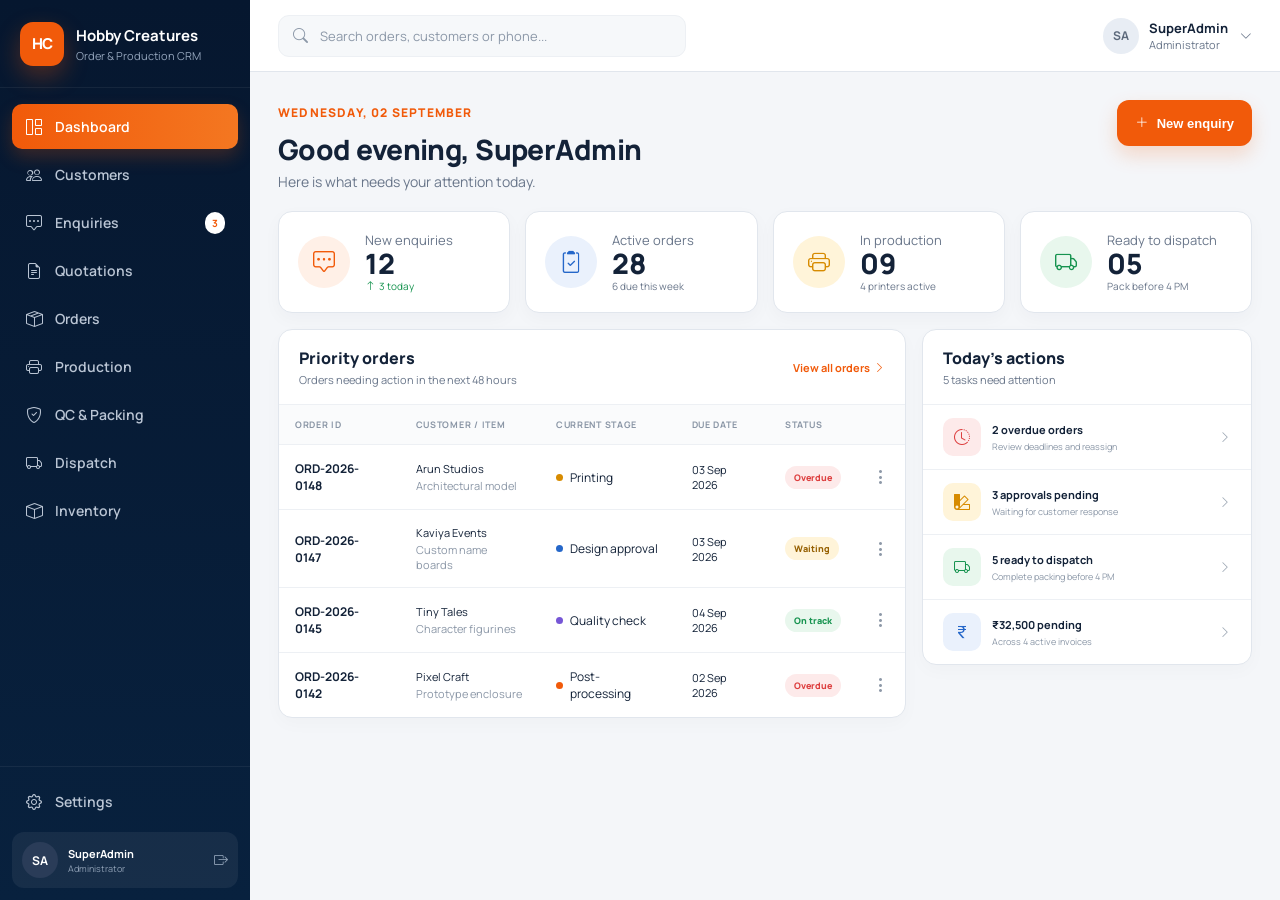
<file: dashboard.html>
<!doctype html>
<html lang="en">
<head>
<meta charset="utf-8">
<meta name="viewport" content="width=device-width,initial-scale=1">
<title>Hobby Creatures CRM — Overview</title>
<link rel="preconnect" href="https://fonts.googleapis.com">
<link rel="preconnect" href="https://fonts.gstatic.com" crossorigin>
<link href="https://fonts.googleapis.com/css2?family=Manrope:wght@400;500;600;700;800&display=swap" rel="stylesheet">
<link href="https://cdn.jsdelivr.net/npm/bootstrap-icons@1.11.3/font/bootstrap-icons.css" rel="stylesheet">
<link rel="stylesheet" href="assets/design-tokens.css">
<link rel="stylesheet" href="assets/styles.css">
</head>
<body>

<div class="app-shell">

  <!-- Sidebar is fetched from sidebar.html and injected here -->
  <div id="sidebar-mount"></div>

  <!-- Backdrop shown behind the sidebar on mobile when it's open -->
  <div class="sidebar-overlay" id="sidebarOverlay"></div>

  <div class="main">

    <!-- Topbar is fetched from topbar.html and injected here -->
    <div id="topbar-mount"></div>

    <!-- Workspace -->
    <main class="workspace">

      <div class="page-heading">
        <div>
          <span class="page-eyebrow">Wednesday, 02 September</span>
          <h1>Good evening, SuperAdmin</h1>
          <p>Here is what needs your attention today.</p>
        </div>
<button
    class="btn-primary-app"
    onclick="window.location.href='new-enquiry.html'"
>
    <i class="bi bi-plus-lg"></i>
    New enquiry
</button>
      </div>

      <!-- Stat cards -->
      <div class="stats-grid">
        <div class="stat-card">
          <div class="stat-icon orange"><i class="bi bi-chat-square-dots"></i></div>
          <div class="stat-body">
            <span class="stat-label">New enquiries</span>
            <strong class="stat-value">12</strong>
            <span class="stat-meta up"><i class="bi bi-arrow-up"></i> 3 today</span>
          </div>
        </div>
        <div class="stat-card">
          <div class="stat-icon blue"><i class="bi bi-clipboard2-check"></i></div>
          <div class="stat-body">
            <span class="stat-label">Active orders</span>
            <strong class="stat-value">28</strong>
            <span class="stat-meta">6 due this week</span>
          </div>
        </div>
        <div class="stat-card">
          <div class="stat-icon amber"><i class="bi bi-printer"></i></div>
          <div class="stat-body">
            <span class="stat-label">In production</span>
            <strong class="stat-value">09</strong>
            <span class="stat-meta">4 printers active</span>
          </div>
        </div>
        <div class="stat-card">
          <div class="stat-icon green"><i class="bi bi-truck"></i></div>
          <div class="stat-body">
            <span class="stat-label">Ready to dispatch</span>
            <strong class="stat-value">05</strong>
            <span class="stat-meta">Pack before 4 PM</span>
          </div>
        </div>
      </div>

      <!-- Dashboard grid -->
      <div class="dashboard-grid">

        <!-- Priority orders card -->
        <div class="card">
          <div class="card-heading">
            <div>
              <h3 class="card-heading-title">Priority orders</h3>
              <p class="card-heading-subtitle">Orders needing action in the next 48 hours</p>
            </div>
            <a href="orders.html" class="card-heading-action">View all orders <i class="bi bi-chevron-right"></i></a>
          </div>
          <table class="data-table">
            <thead>
              <tr>
                <th>Order ID</th>
                <th>Customer / Item</th>
                <th>Current Stage</th>
                <th>Due Date</th>
                <th>Status</th>
                <th></th>
              </tr>
            </thead>
            <tbody>
              <tr>
                <td><strong>ORD-2026-0148</strong></td>
                <td>Arun Studios<small>Architectural model</small></td>
                <td><span class="stage"><span class="stage-dot amber"></span>Printing</span></td>
                <td>03 Sep 2026</td>
                <td><span class="status red">Overdue</span></td>
                <td><i class="bi bi-three-dots-vertical row-menu"></i></td>
              </tr>
              <tr>
                <td><strong>ORD-2026-0147</strong></td>
                <td>Kaviya Events<small>Custom name boards</small></td>
                <td><span class="stage"><span class="stage-dot blue"></span>Design approval</span></td>
                <td>03 Sep 2026</td>
                <td><span class="status amber">Waiting</span></td>
                <td><i class="bi bi-three-dots-vertical row-menu"></i></td>
              </tr>
              <tr>
                <td><strong>ORD-2026-0145</strong></td>
                <td>Tiny Tales<small>Character figurines</small></td>
                <td><span class="stage"><span class="stage-dot purple"></span>Quality check</span></td>
                <td>04 Sep 2026</td>
                <td><span class="status green">On track</span></td>
                <td><i class="bi bi-three-dots-vertical row-menu"></i></td>
              </tr>
              <tr>
                <td><strong>ORD-2026-0142</strong></td>
                <td>Pixel Craft<small>Prototype enclosure</small></td>
                <td><span class="stage"><span class="stage-dot orange"></span>Post-processing</span></td>
                <td>02 Sep 2026</td>
                <td><span class="status red">Overdue</span></td>
                <td><i class="bi bi-three-dots-vertical row-menu"></i></td>
              </tr>
            </tbody>
          </table>
        </div>

        <!-- Today's actions card -->
        <div class="card">
          <div class="card-heading">
            <div>
              <h3 class="card-heading-title">Today's actions</h3>
              <p class="card-heading-subtitle">5 tasks need attention</p>
            </div>
          </div>
          <div class="action-list">
            <div class="action-item">
              <span class="action-icon red"><i class="bi bi-clock-history"></i></span>
              <span class="action-text"><strong>2 overdue orders</strong><small>Review deadlines and reassign</small></span>
              <i class="bi bi-chevron-right action-chevron"></i>
            </div>
            <div class="action-item">
              <span class="action-icon amber"><i class="bi bi-palette2"></i></span>
              <span class="action-text"><strong>3 approvals pending</strong><small>Waiting for customer response</small></span>
              <i class="bi bi-chevron-right action-chevron"></i>
            </div>
            <div class="action-item">
              <span class="action-icon green"><i class="bi bi-truck"></i></span>
              <span class="action-text"><strong>5 ready to dispatch</strong><small>Complete packing before 4 PM</small></span>
              <i class="bi bi-chevron-right action-chevron"></i>
            </div>
            <div class="action-item">
              <span class="action-icon blue"><i class="bi bi-currency-rupee"></i></span>
              <span class="action-text"><strong>₹32,500 pending</strong><small>Across 4 active invoices</small></span>
              <i class="bi bi-chevron-right action-chevron"></i>
            </div>
          </div>
        </div>

      </div>

    </main>
  </div>
</div>

<script>
// Fetch sidebar.html and topbar.html and inject them into the shell.
const currentPage = 'overview';

// sidebar.html and topbar.html are standalone documents (so they can also be
// previewed on their own). Extract just the <body> content before injecting.
function extractBody(html) {
  const doc = new DOMParser().parseFromString(html, 'text/html');
  return doc.body.innerHTML;
}

fetch('sidebar.html')
  .then(res => res.text())
  .then(html => {
    document.getElementById('sidebar-mount').outerHTML = extractBody(html);
    document.querySelectorAll('.nav-item[data-page]').forEach(item => {
      item.classList.toggle('active', item.dataset.page === currentPage);
    });
  })
  .catch(err => console.error('Failed to load sidebar:', err));

fetch('topbar.html')
  .then(res => res.text())
  .then(html => {
    document.getElementById('topbar-mount').outerHTML = extractBody(html);
  })
  .catch(err => console.error('Failed to load topbar:', err));

// Mobile sidebar toggle — delegated on document so it works regardless of
// whether sidebar.html / topbar.html have finished loading yet.
document.addEventListener('click', (e) => {
  const sidebar = document.getElementById('sidebar');
  const overlay = document.getElementById('sidebarOverlay');
  if (e.target.closest('#menuToggle')) {
    sidebar?.classList.toggle('open');
    overlay?.classList.toggle('active');
  } else if (e.target.closest('#sidebarOverlay')) {
    sidebar?.classList.remove('open');
    overlay?.classList.remove('active');
  }
});
</script>

</body>
</html>
</file>
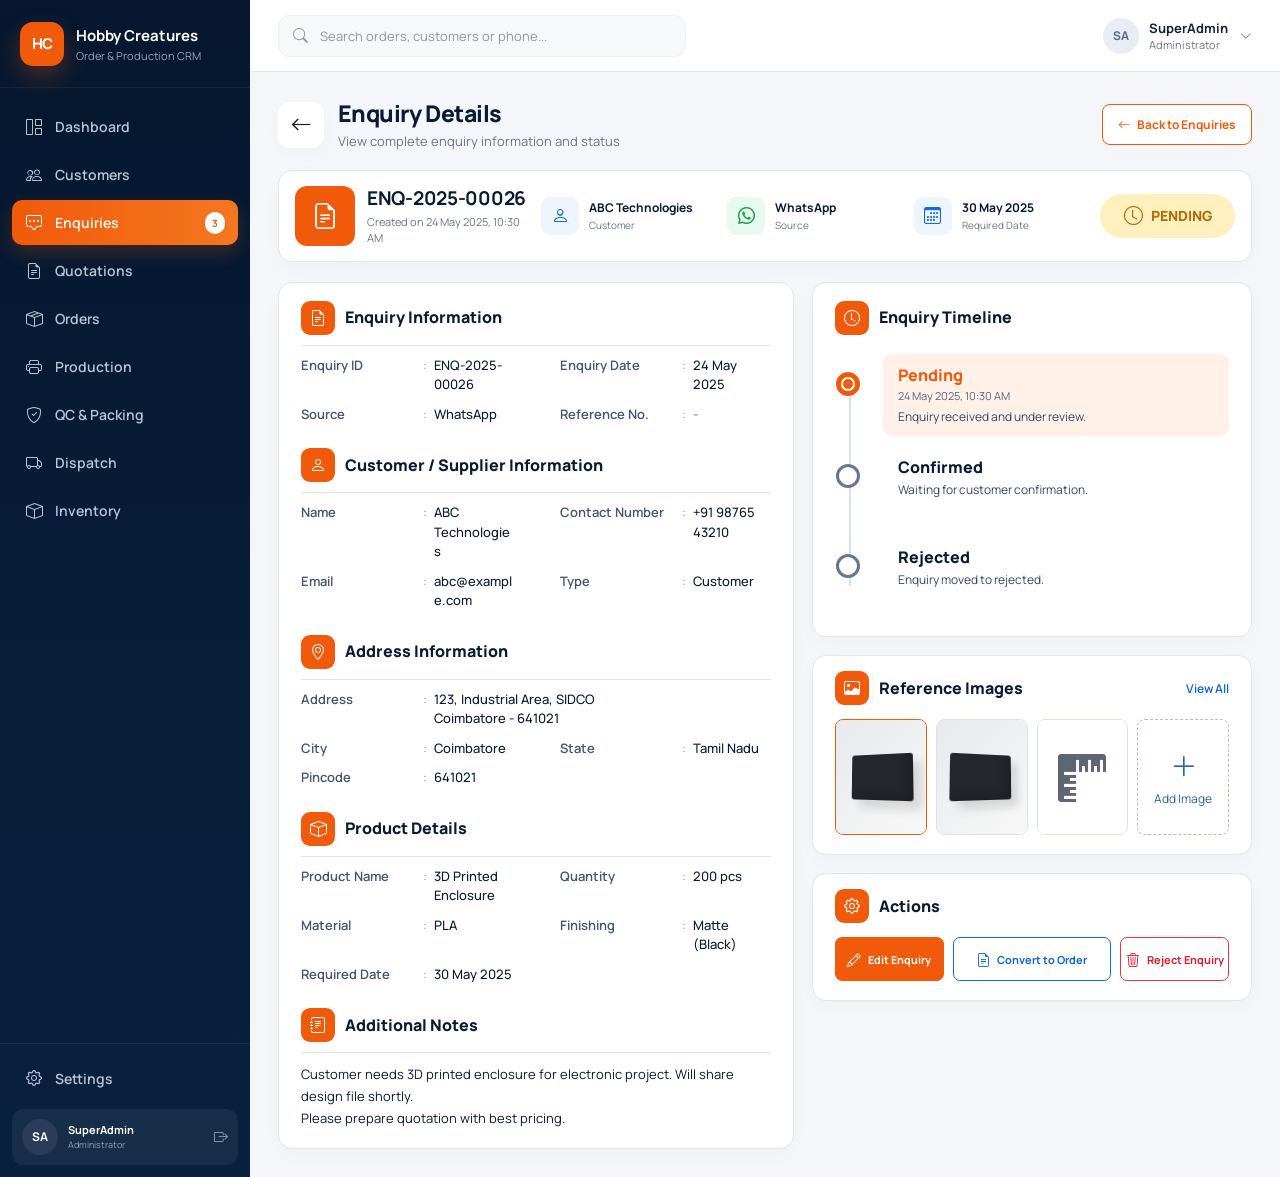
<file: enquiry-details.html>
<!doctype html>
<html lang="en">
<head>
  <meta charset="utf-8">
  <meta name="viewport" content="width=device-width, initial-scale=1">

  <title>Hobby Creatures CRM — Enquiry Details</title>

  <link rel="preconnect" href="https://fonts.googleapis.com">
  <link rel="preconnect" href="https://fonts.gstatic.com" crossorigin>

  <link
    href="https://fonts.googleapis.com/css2?family=Manrope:wght@400;500;600;700;800&display=swap"
    rel="stylesheet"
  >

  <link
    href="https://cdn.jsdelivr.net/npm/bootstrap-icons@1.11.3/font/bootstrap-icons.css"
    rel="stylesheet"
  >

  <link rel="stylesheet" href="assets/design-tokens.css">
  <link rel="stylesheet" href="assets/styles.css">
</head>

<body>

  <div class="app-shell">

    <!-- SIDEBAR -->
    <div id="sidebar-mount"></div>

    <div
      class="sidebar-overlay"
      id="sidebarOverlay">
    </div>


    <!-- MAIN -->
    <div class="main">

      <!-- TOPBAR -->
      <div id="topbar-mount"></div>


      <!-- WORKSPACE -->
      <main class="workspace">

        <!-- PAGE HEADER -->
        <div class="details-page-header">

          <div class="details-page-header-left">

            <button
              class="details-back-btn"
              type="button"
              aria-label="Back"
              onclick="history.back()">

              <i class="bi bi-arrow-left"></i>

            </button>


            <div class="details-page-title">

              <h1>Enquiry Details</h1>

              <p>
                View complete enquiry information and status
              </p>

            </div>

          </div>


          <a
            href="enquiries.html"
            class="details-back-link">

            <i class="bi bi-arrow-left"></i>

            Back to Enquiries

          </a>

        </div>


        <!-- ENQUIRY SUMMARY -->
        <section class="enquiry-summary-card">

          <div class="summary-id">

            <div class="summary-icon">
              <i class="bi bi-file-earmark-text"></i>
            </div>

            <div class="summary-id-content">

              <h2>ENQ-2025-00026</h2>

              <p>
                Created on 24 May 2025, 10:30 AM
              </p>

            </div>

          </div>


          <div class="summary-item">

            <div class="summary-item-icon">
              <i class="bi bi-person"></i>
            </div>

            <div class="summary-item-content">

              <strong>ABC Technologies</strong>

              <span>Customer</span>

            </div>

          </div>


          <div class="summary-item">

            <div class="summary-item-icon whatsapp">
              <i class="bi bi-whatsapp"></i>
            </div>

            <div class="summary-item-content">

              <strong>WhatsApp</strong>

              <span>Source</span>

            </div>

          </div>


          <div class="summary-item">

            <div class="summary-item-icon calendar">
              <i class="bi bi-calendar3"></i>
            </div>

            <div class="summary-item-content">

              <strong>30 May 2025</strong>

              <span>Required Date</span>

            </div>

          </div>


          <div class="summary-status">

            <div class="status-badge-large">

              <i class="bi bi-clock"></i>

              PENDING

            </div>

          </div>

        </section>


        <!-- MAIN DETAILS -->
        <div class="details-layout">


          <!-- LEFT -->
          <section class="details-main-card">


            <!-- ENQUIRY INFORMATION -->
            <div class="details-section">

              <div class="details-section-header">

                <div class="details-section-icon">
                  <i class="bi bi-file-earmark-text"></i>
                </div>

                <h3>
                  Enquiry Information
                </h3>

              </div>


              <div class="info-grid">

                <div class="info-row">

                  <span class="info-label">
                    Enquiry ID
                  </span>

                  <span class="info-colon">:</span>

                  <span class="info-value">
                    ENQ-2025-00026
                  </span>

                </div>


                <div class="info-row">

                  <span class="info-label">
                    Enquiry Date
                  </span>

                  <span class="info-colon">:</span>

                  <span class="info-value">
                    24 May 2025
                  </span>

                </div>


                <div class="info-row">

                  <span class="info-label">
                    Source
                  </span>

                  <span class="info-colon">:</span>

                  <span class="info-value">
                    WhatsApp
                  </span>

                </div>


                <div class="info-row">

                  <span class="info-label">
                    Reference No.
                  </span>

                  <span class="info-colon">:</span>

                  <span class="info-value muted">
                    -
                  </span>

                </div>

              </div>

            </div>


            <!-- CUSTOMER INFORMATION -->
            <div class="details-section">

              <div class="details-section-header">

                <div class="details-section-icon">
                  <i class="bi bi-person"></i>
                </div>

                <h3>
                  Customer / Supplier Information
                </h3>

              </div>


              <div class="info-grid">

                <div class="info-row">

                  <span class="info-label">
                    Name
                  </span>

                  <span class="info-colon">:</span>

                  <span class="info-value">
                    ABC Technologies
                  </span>

                </div>


                <div class="info-row">

                  <span class="info-label">
                    Contact Number
                  </span>

                  <span class="info-colon">:</span>

                  <span class="info-value">
                    +91 98765 43210
                  </span>

                </div>


                <div class="info-row">

                  <span class="info-label">
                    Email
                  </span>

                  <span class="info-colon">:</span>

                  <span class="info-value">
                    abc@example.com
                  </span>

                </div>


                <div class="info-row">

                  <span class="info-label">
                    Type
                  </span>

                  <span class="info-colon">:</span>

                  <span class="info-value">
                    Customer
                  </span>

                </div>

              </div>

            </div>


            <!-- ADDRESS -->
            <div class="details-section">

              <div class="details-section-header">

                <div class="details-section-icon">
                  <i class="bi bi-geo-alt"></i>
                </div>

                <h3>
                  Address Information
                </h3>

              </div>


              <div class="info-grid">

                <div class="info-row full-row">

                  <span class="info-label">
                    Address
                  </span>

                  <span class="info-colon">:</span>

                  <span class="info-value">
                    123, Industrial Area, SIDCO<br>
                    Coimbatore - 641021
                  </span>

                </div>


                <div class="info-row">

                  <span class="info-label">
                    City
                  </span>

                  <span class="info-colon">:</span>

                  <span class="info-value">
                    Coimbatore
                  </span>

                </div>


                <div class="info-row">

                  <span class="info-label">
                    State
                  </span>

                  <span class="info-colon">:</span>

                  <span class="info-value">
                    Tamil Nadu
                  </span>

                </div>


                <div class="info-row">

                  <span class="info-label">
                    Pincode
                  </span>

                  <span class="info-colon">:</span>

                  <span class="info-value">
                    641021
                  </span>

                </div>

              </div>

            </div>


            <!-- PRODUCT DETAILS -->
            <div class="details-section">

              <div class="details-section-header">

                <div class="details-section-icon">
                  <i class="bi bi-box"></i>
                </div>

                <h3>
                  Product Details
                </h3>

              </div>


              <div class="info-grid">

                <div class="info-row">

                  <span class="info-label">
                    Product Name
                  </span>

                  <span class="info-colon">:</span>

                  <span class="info-value">
                    3D Printed Enclosure
                  </span>

                </div>


                <div class="info-row">

                  <span class="info-label">
                    Quantity
                  </span>

                  <span class="info-colon">:</span>

                  <span class="info-value">
                    200 pcs
                  </span>

                </div>


                <div class="info-row">

                  <span class="info-label">
                    Material
                  </span>

                  <span class="info-colon">:</span>

                  <span class="info-value">
                    PLA
                  </span>

                </div>


                <div class="info-row">

                  <span class="info-label">
                    Finishing
                  </span>

                  <span class="info-colon">:</span>

                  <span class="info-value">
                    Matte (Black)
                  </span>

                </div>


                <div class="info-row">

                  <span class="info-label">
                    Required Date
                  </span>

                  <span class="info-colon">:</span>

                  <span class="info-value">
                    30 May 2025
                  </span>

                </div>

              </div>

            </div>


            <!-- NOTES -->
            <div class="details-section">

              <div class="details-section-header">

                <div class="details-section-icon">
                  <i class="bi bi-journal-text"></i>
                </div>

                <h3>
                  Additional Notes
                </h3>

              </div>


              <p class="notes-text">

                Customer needs 3D printed enclosure for electronic
                project. Will share design file shortly.<br>

                Please prepare quotation with best pricing.

              </p>

            </div>

          </section>


          <!-- RIGHT -->
          <aside class="details-side">


            <!-- TIMELINE -->
            <section class="timeline-card">

              <div class="side-card-header">

                <div class="side-card-header-icon">
                  <i class="bi bi-clock"></i>
                </div>

                <h3>
                  Enquiry Timeline
                </h3>

              </div>


              <div class="timeline">


                <!-- PENDING -->
                <div class="timeline-item active">

                  <div class="timeline-dot"></div>

                  <div class="timeline-content">

                    <h4 class="timeline-status">
                      Pending
                    </h4>

                    <p class="timeline-date">
                      24 May 2025, 10:30 AM
                    </p>

                    <p class="timeline-description">
                      Enquiry received and under review.
                    </p>

                  </div>

                </div>


                <!-- CONFIRMED -->
                <div class="timeline-item">

                  <div class="timeline-dot"></div>

                  <div class="timeline-content">

                    <h4 class="timeline-status">
                      Confirmed
                    </h4>

                    <p class="timeline-description">
                      Waiting for customer confirmation.
                    </p>

                  </div>

                </div>


                <!-- REJECTED -->
                <div class="timeline-item">

                  <div class="timeline-dot"></div>

                  <div class="timeline-content">

                    <h4 class="timeline-status">
                      Rejected
                    </h4>

                    <p class="timeline-description">
                      Enquiry moved to rejected.
                    </p>

                  </div>

                </div>

              </div>

            </section>


            <!-- REFERENCE IMAGES -->
            <section class="reference-card">

              <div class="reference-header">

                <div class="reference-header-left">

                  <div class="side-card-header-icon">
                    <i class="bi bi-image"></i>
                  </div>

                  <h3>
                    Reference Images
                  </h3>

                </div>

                <a
                  href="#"
                  class="reference-view-all">

                  View All

                </a>

              </div>


              <div class="reference-grid">


                <!-- IMAGE 1 -->
                <div class="reference-image active">

                  <div class="product-placeholder">

                    <div class="product-box"></div>

                  </div>

                </div>


                <!-- IMAGE 2 -->
                <div class="reference-image">

                  <div class="product-placeholder">

                    <div class="product-box product-box-right"></div>

                  </div>

                </div>


                <!-- DRAWING -->
                <div class="reference-image">

                  <div class="drawing-placeholder">

                    <i class="bi bi-rulers"></i>

                  </div>

                </div>


                <!-- ADD IMAGE -->
                <label class="add-image">

                  <i class="bi bi-plus-lg"></i>

                  <span>
                    Add Image
                  </span>

                  <input
                    type="file"
                    accept=".jpg,.jpeg,.png,.webp"
                    hidden>

                </label>

              </div>

            </section>


            <!-- ACTIONS -->
            <section class="actions-card">

              <div class="actions-header">

                <div class="side-card-header-icon">
                  <i class="bi bi-gear"></i>
                </div>

                <h3>
                  Actions
                </h3>

              </div>


              <div class="actions-grid">

                <button
                  type="button"
                  class="detail-action-btn edit"
                  onclick="editEnquiry()">

                  <i class="bi bi-pencil"></i>

                  Edit Enquiry

                </button>


                <button
                  type="button"
                  class="detail-action-btn quote"
                  onclick="convertQuotation()">

                  <i class="bi bi-file-earmark-text"></i>

                  Convert to Order

                </button>


                <button
                  type="button"
                  class="detail-action-btn reject"
                  onclick="rejectEnquiry()">

                  <i class="bi bi-trash3"></i>

                  Reject Enquiry

                </button>

              </div>

            </section>

          </aside>

        </div>

      </main>

    </div>

  </div>


  <script>

    const currentPage = 'enquiries';


    function extractBody(html) {

      const doc =
        new DOMParser().parseFromString(
          html,
          'text/html'
        );

      return doc.body.innerHTML;

    }


    /* LOAD SIDEBAR */

    fetch('sidebar.html')

      .then(res => res.text())

      .then(html => {

        document
          .getElementById('sidebar-mount')
          .outerHTML = extractBody(html);

        document
          .querySelectorAll('.nav-item[data-page]')
          .forEach(item => {

            item.classList.toggle(
              'active',
              item.dataset.page === currentPage
            );

          });

      })

      .catch(error => {

        console.error(
          'Failed to load sidebar:',
          error
        );

      });


    /* LOAD TOPBAR */

    fetch('topbar.html')

      .then(res => res.text())

      .then(html => {

        document
          .getElementById('topbar-mount')
          .outerHTML = extractBody(html);

      })

      .catch(error => {

        console.error(
          'Failed to load topbar:',
          error
        );

      });


    /* MOBILE SIDEBAR */

    document.addEventListener(
      'click',
      function (event) {

        const sidebar =
          document.getElementById('sidebar');

        const overlay =
          document.getElementById('sidebarOverlay');


        if (
          event.target.closest('#menuToggle')
        ) {

          sidebar?.classList.toggle('open');

          overlay?.classList.toggle('active');

        }

        else if (
          event.target.closest('#sidebarOverlay')
        ) {

          sidebar?.classList.remove('open');

          overlay?.classList.remove('active');

        }

      }
    );


    /* EDIT */

    function editEnquiry() {

      window.location.href =
        'new-enquiry.html?id=ENQ-2025-00026';

    }


    /* QUOTATION */

    function convertQuotation() {

      const confirmed =
        confirm(
          'Convert this enquiry to quotation?'
        );


      if (confirmed) {

        alert(
          'Quotation conversion started.'
        );

      }

    }


    /* REJECT */

    function rejectEnquiry() {

      const confirmed =
        confirm(
          'Are you sure you want to reject this enquiry?'
        );


      if (!confirmed) {
        return;
      }


      alert(
        'Enquiry rejected.'
      );

    }

  </script>

</body>
</html>
</file>
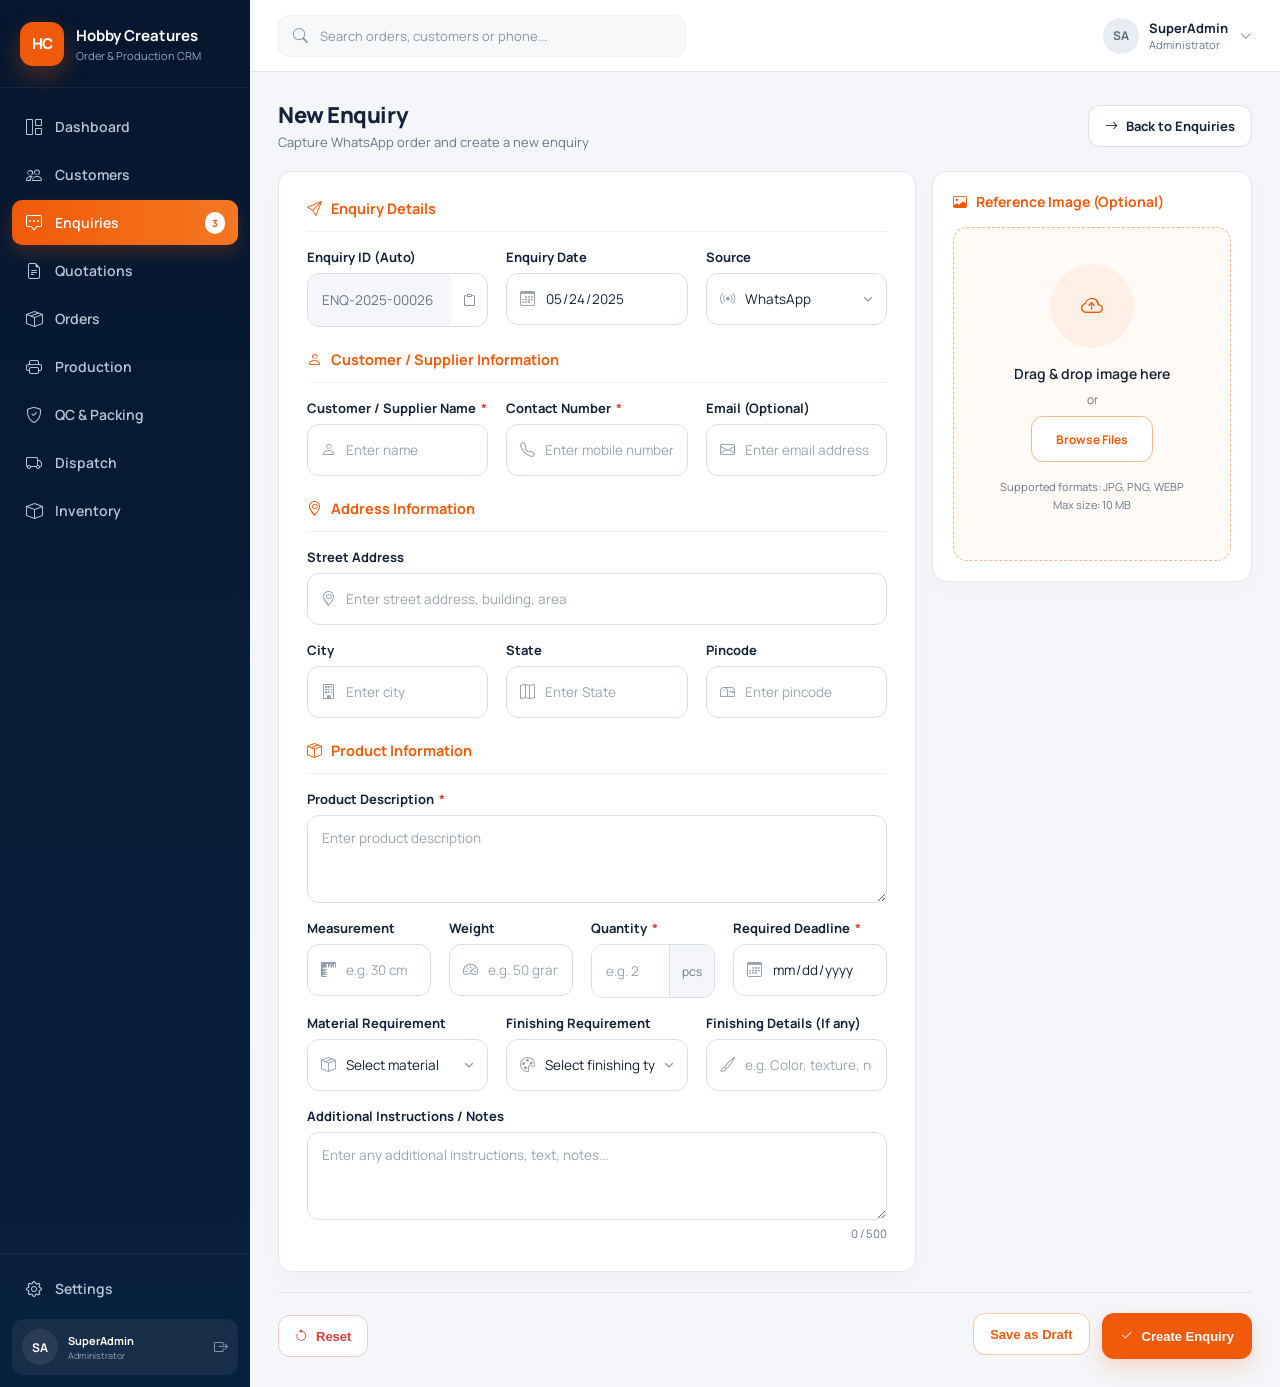
<file: new-enquiry.html>
<!doctype html>
<html lang="en">
<head>
<meta charset="utf-8">
<meta name="viewport" content="width=device-width,initial-scale=1">
<title>Hobby Creatures CRM — New Enquiry</title>
<link rel="preconnect" href="https://fonts.googleapis.com">
<link rel="preconnect" href="https://fonts.gstatic.com" crossorigin>
<link href="https://fonts.googleapis.com/css2?family=Manrope:wght@400;500;600;700;800&display=swap" rel="stylesheet">
<link href="https://cdn.jsdelivr.net/npm/bootstrap-icons@1.11.3/font/bootstrap-icons.css" rel="stylesheet">
<link rel="stylesheet" href="assets/design-tokens.css">
<link rel="stylesheet" href="assets/styles.css">
</head>
<body>

<div class="app-shell">

  <!-- Sidebar is fetched from sidebar.html and injected here -->
  <div id="sidebar-mount"></div>

  <!-- Backdrop shown behind the sidebar on mobile when it's open -->
  <div class="sidebar-overlay" id="sidebarOverlay"></div>

  <div class="main">

    <!-- Topbar is fetched from topbar.html and injected here -->
    <div id="topbar-mount"></div>

    <!-- Workspace -->
    <main class="workspace">

      <div class="form-page-header">
        <div class="form-page-header-left">
     
          <div class="form-page-title">
            <h1>New Enquiry</h1>
            <p>Capture WhatsApp order and create a new enquiry</p>
          </div>
        </div>
        <a href="enquiries.html" class="btn-outline-app">
          <i class="bi bi-arrow-right"></i> Back to Enquiries
        </a>
      </div>

      <form id="enquiryForm">
        <div class="form-layout">

          <!-- Left column: form fields -->
          <div class="form-card">

            <div class="form-section">
              <h3 class="form-section-title"><i class="bi bi-send"></i> Enquiry Details</h3>
              <div class="form-row cols-3">
                <div class="form-field">
                  <label>Enquiry ID (Auto)</label>
                  <div class="form-input-suffix">
                    <input type="text" class="form-input" value="ENQ-2025-00026" readonly>
                    <span class="suffix suffix-action" title="Copy">
                      <i class="bi bi-clipboard"></i>
                    </span>
                  </div>
                </div>
                <div class="form-field">
                  <label>Enquiry Date</label>
                  <div class="form-input-icon">
                    <i class="bi bi-calendar3"></i>
                    <input type="date" class="form-input" value="2025-05-24">
                  </div>
                </div>
                <div class="form-field">
                  <label>Source</label>
                  <div class="form-input-icon">
    <i class="bi bi-broadcast"></i>

                    <select class="form-select">
                      <option>WhatsApp</option>
                      <option>Phone Call</option>
                      <option>Walk-in</option>
                      <option>Email</option>
                      <option>Instagram</option>
                    </select>
                  </div>
                </div>
              </div>
            </div>

            <div class="form-section">
              <h3 class="form-section-title"><i class="bi bi-person"></i> Customer / Supplier Information</h3>
              <div class="form-row cols-3">
                <div class="form-field">
                  <label>Customer / Supplier Name <span class="req">*</span></label>
                  <div class="form-input-icon">
                    <i class="bi bi-person"></i>
                    <input type="text" class="form-input" placeholder="Enter name" required>
                  </div>
                </div>
                <div class="form-field">
                  <label>Contact Number <span class="req">*</span></label>
  <div class="form-input-icon">
    <i class="bi bi-telephone"></i>
                  <input type="tel" class="form-input" placeholder="Enter mobile number" required>
                  </div>
                </div>
                <div class="form-field">
                  <label>Email (Optional)</label>
                  <div class="form-input-icon">
                    <i class="bi bi-envelope"></i>
                    <input type="email" class="form-input" placeholder="Enter email address">
                  </div>
                </div>
              </div>
            </div>

            <div class="form-section">
              <h3 class="form-section-title"><i class="bi bi-geo-alt"></i> Address Information</h3>
              <div class="form-row">
                <div class="form-field">
                  <label>Street Address</label>
                  <div class="form-input-icon">
                    <i class="bi bi-geo-alt"></i>
                    <input type="text" class="form-input" placeholder="Enter street address, building, area">
                  </div>
                </div>
              </div>
              <div class="form-row cols-3">
                <div class="form-field">
                  <label>City</label>
                  <div class="form-input-icon">
                    <i class="bi bi-building"></i>
                    <input type="text" class="form-input" placeholder="Enter city">
                  </div>
                </div>
                <div class="form-field">
                  <label>State</label>
                  <div class="form-input-icon">
                    <i class="bi bi-map"></i>
                    <input type="text" class="form-input" placeholder="Enter State">
                  </div>
                </div>
                <div class="form-field">
                  <label>Pincode</label>
                  <div class="form-input-icon">
                    <i class="bi bi-mailbox"></i>
                    <input type="text" class="form-input" placeholder="Enter pincode" inputmode="numeric" pattern="[0-9]{6}" maxlength="6">
                  </div>
                </div>
              </div>
            </div>

            <div class="form-section">
              <h3 class="form-section-title"><i class="bi bi-box-seam"></i> Product Information</h3>

              <div class="form-row">
                <div class="form-field">
                  <label>Product Description <span class="req">*</span></label>
                  <div class="form-input-icon top">
                    <textarea class="form-textarea" placeholder="Enter product description" required></textarea>
                  </div>
                </div>
              </div>

              <div class="form-row cols-4">
                <div class="form-field">
                  <label>Measurement</label>
                  <div class="form-input-icon">
                    <i class="bi bi-rulers"></i>
                    <input type="text" class="form-input" placeholder="e.g. 30 cm">
                  </div>
                </div>
                <div class="form-field">
                  <label>Weight</label>
                  <div class="form-input-icon">
                    <i class="bi bi-speedometer2"></i>
                    <input type="text" class="form-input" placeholder="e.g. 50 grams">
                  </div>
                </div>
                <div class="form-field">
                  <label>Quantity <span class="req">*</span></label>
                  <div class="form-input-suffix">
                    <input type="number" class="form-input" placeholder="e.g. 200" min="1" required>
                    <span class="suffix">pcs</span>
                  </div>
                </div>
                <div class="form-field">
                  <label>Required Deadline <span class="req">*</span></label>
                  <div class="form-input-icon">
                    <i class="bi bi-calendar3"></i>
                    <input type="date" class="form-input" required>
                  </div>
                </div>
              </div>

              <div class="form-row cols-3">
                <div class="form-field">
                  <label>Material Requirement</label>
                  <div class="form-input-icon">
                    <i class="bi bi-box-seam"></i>
                    <select class="form-select">
                      <option value="" disabled selected>Select material</option>
                      <option>PLA</option>
                      <option>ABS</option>
                      <option>Resin</option>
                      <option>PETG</option>
                    </select>
                  </div>
                </div>
                <div class="form-field">
                  <label>Finishing Requirement</label>
                  <div class="form-input-icon">
                    <i class="bi bi-palette"></i>
                    <select class="form-select">
                      <option value="" disabled selected>Select finishing type</option>
                      <option>Matte paint</option>
                      <option>Glossy paint</option>
                      <option>Sanded &amp; primed</option>
                      <option>Raw / unfinished</option>
                    </select>
                  </div>
                </div>
                <div class="form-field">
                  <label>Finishing Details (If any)</label>
                  <div class="form-input-icon">
                    <i class="bi bi-brush"></i>
                    <input type="text" class="form-input" placeholder="e.g. Color, texture, notes">
                  </div>
                </div>
              </div>

              <div class="form-row">
                <div class="form-field">
                  <label>Additional Instructions / Notes</label>
                  <div class="form-input-icon top">
                    <textarea class="form-textarea" id="notesField" maxlength="500" placeholder="Enter any additional instructions, text, notes..." oninput="document.getElementById('charCount').textContent = this.value.length"></textarea>
                  </div>
                  <div class="char-count"><span id="charCount">0</span> / 500</div>
                </div>
              </div>
            </div>

          </div>

          <!-- Right column: reference image upload -->
          <div class="side-card">
            <h3 class="side-card-title"><i class="bi bi-image"></i> Reference Image (Optional)</h3>
            <label class="upload-card" style="display:block;cursor:pointer">
              <input type="file" accept=".jpg,.jpeg,.png,.webp" style="display:none">
              <div class="upload-icon"><i class="bi bi-cloud-arrow-up"></i></div>
              <p class="upload-title">Drag &amp; drop image here</p>
              <p class="upload-or">or</p>
              <span class="btn-browse">Browse Files</span>
              <p class="upload-meta">Supported formats: JPG, PNG, WEBP<br>Max size: 10 MB</p>
            </label>
          </div>

        </div>

        <div class="form-footer">
          <button type="reset" class="btn-outline-app danger">
            <i class="bi bi-arrow-counterclockwise"></i> Reset
          </button>
          <div class="form-footer-right">
            <button type="button" class="btn-outline-app brand">Save as Draft</button>
            <button type="submit" class="btn-primary-app"><i class="bi bi-check2"></i> Create Enquiry</button>
          </div>
        </div>
      </form>

    </main>
  </div>
</div>

<script>
// Fetch sidebar.html and topbar.html and inject them into the shell.
const currentPage = 'enquiries';

// sidebar.html and topbar.html are standalone documents (so they can also be
// previewed on their own). Extract just the <body> content before injecting.
function extractBody(html) {
  const doc = new DOMParser().parseFromString(html, 'text/html');
  return doc.body.innerHTML;
}

fetch('sidebar.html')
  .then(res => res.text())
  .then(html => {
    document.getElementById('sidebar-mount').outerHTML = extractBody(html);
    document.querySelectorAll('.nav-item[data-page]').forEach(item => {
      item.classList.toggle('active', item.dataset.page === currentPage);
    });
  })
  .catch(err => console.error('Failed to load sidebar:', err));

fetch('topbar.html')
  .then(res => res.text())
  .then(html => {
    document.getElementById('topbar-mount').outerHTML = extractBody(html);
  })
  .catch(err => console.error('Failed to load topbar:', err));

// Mobile sidebar toggle — delegated on document so it works regardless of
// whether sidebar.html / topbar.html have finished loading yet.
document.addEventListener('click', (e) => {
  const sidebar = document.getElementById('sidebar');
  const overlay = document.getElementById('sidebarOverlay');
  if (e.target.closest('#menuToggle')) {
    sidebar?.classList.toggle('open');
    overlay?.classList.toggle('active');
  } else if (e.target.closest('#sidebarOverlay')) {
    sidebar?.classList.remove('open');
    overlay?.classList.remove('active');
  }
});

document.getElementById('enquiryForm').addEventListener('submit', (e) => {
  e.preventDefault();
  alert('Enquiry captured (demo only — wire this up to your backend).');
});
</script>

</body>
</html>
</file>
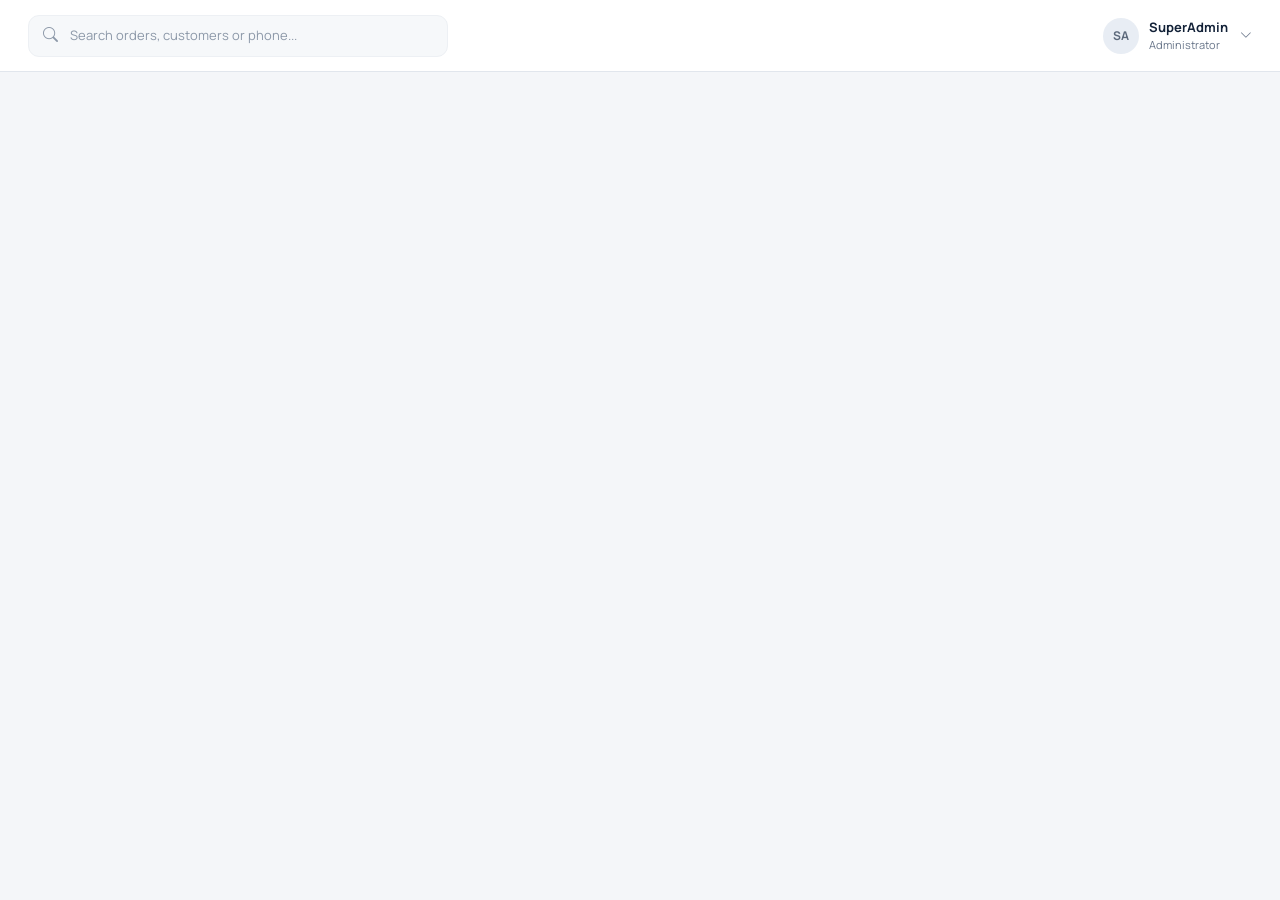
<file: topbar.html>
<!DOCTYPE html>
<html lang="en">
<head>
<meta charset="UTF-8">
<meta name="viewport" content="width=device-width, initial-scale=1.0">
<title>Hobby Creatures - Topbar</title>
<link href="https://cdn.jsdelivr.net/npm/bootstrap@5.3.3/dist/css/bootstrap.min.css" rel="stylesheet">
<link href="https://cdn.jsdelivr.net/npm/bootstrap-icons@1.11.3/font/bootstrap-icons.css" rel="stylesheet">
<link href="https://fonts.googleapis.com/css2?family=Manrope:wght@400;500;600;700;800&display=swap" rel="stylesheet">
<link rel="stylesheet" href="assets/design-tokens.css">
<link rel="stylesheet" href="assets/styles.css">
</head>
<body>
<header class="topbar">
  <button class="top-icon menu-toggle" id="menuToggle" aria-label="Toggle menu">
    <i class="bi bi-list"></i>
  </button>
  <div class="topbar-brand-mobile">
    <span class="brand-mark">HC</span>
    <div class="brand-text-mobile">
      <b>Hobby Creatures</b>
      <small>Order &amp; Production CRM</small>
    </div>
  </div>
  <div class="topbar-search">
    <i class="bi bi-search"></i>
    <input type="text" placeholder="Search orders, customers or phone...">
  </div>
  <div class="topbar-spacer"></div>
  <div class="topbar-actions">

    <div class="top-user">
      <span class="avatar">SA</span>
      <div class="top-user-text">
        <b>SuperAdmin</b>
        <small>Administrator</small>
      </div>
      <i class="bi bi-chevron-down"></i>
    </div>
  </div>
</header>
</body>
</html>
</file>
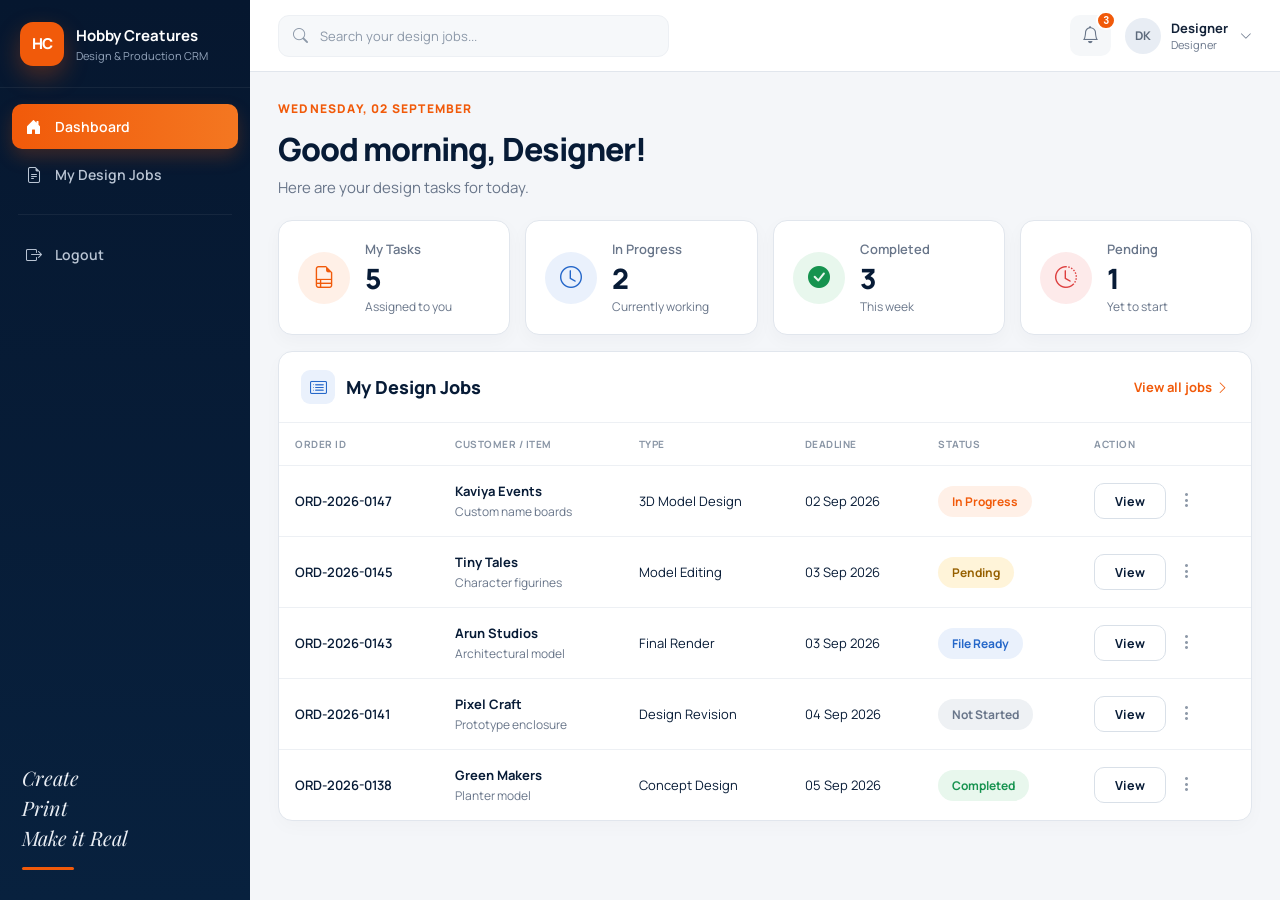
<file: designer/dashboard.html>
<!DOCTYPE html>
<html lang="en">
<head>
<meta charset="UTF-8">
<meta name="viewport" content="width=device-width, initial-scale=1, viewport-fit=cover">
<title>Dashboard · Hobby Creatures CRM</title>

<link rel="preconnect" href="https://fonts.googleapis.com">
<link rel="preconnect" href="https://fonts.gstatic.com" crossorigin>
<link href="https://fonts.googleapis.com/css2?family=Manrope:wght@500;600;700;800&family=Playfair+Display:ital,wght@1,500&display=swap" rel="stylesheet">
<link rel="stylesheet" href="https://cdn.jsdelivr.net/npm/bootstrap-icons@1.11.3/font/bootstrap-icons.css">

<link rel="stylesheet" href="../assets/design-tokens.css">
<link rel="stylesheet" href="../assets/styles.css">
</head>

<body>
<div class="designer-app-shell">

  <!-- SIDEBAR -->
  <div data-include="sidebar.html"></div>

  <div class="designer-main">

    <!-- TOPBAR -->
    <div data-include="topbar.html"></div>

    <!-- WORKSPACE -->
    <main class="designer-workspace">

      <div class="designer-greeting">
        <div class="designer-page-eyebrow">Wednesday, 02 September</div>
        <h1>Good morning, Designer!</h1>
        <p>Here are your design tasks for today.</p>
      </div>

      <!-- STATS -->
      <section class="designer-stats-grid">

        <div class="designer-stat-card">
          <div class="designer-stat-icon orange"><i class="bi bi-file-earmark-ruled"></i></div>
          <div class="designer-stat-body">
            <span class="designer-stat-label">My Tasks</span>
            <div class="designer-stat-value">5</div>
            <div class="designer-stat-meta">Assigned to you</div>
          </div>
        </div>

        <div class="designer-stat-card">
          <div class="designer-stat-icon blue"><i class="bi bi-clock"></i></div>
          <div class="designer-stat-body">
            <span class="designer-stat-label">In Progress</span>
            <div class="designer-stat-value">2</div>
            <div class="designer-stat-meta">Currently working</div>
          </div>
        </div>

        <div class="designer-stat-card">
          <div class="designer-stat-icon green"><i class="bi bi-check-circle-fill"></i></div>
          <div class="designer-stat-body">
            <span class="designer-stat-label">Completed</span>
            <div class="designer-stat-value">3</div>
            <div class="designer-stat-meta">This week</div>
          </div>
        </div>

        <div class="designer-stat-card">
          <div class="designer-stat-icon red"><i class="bi bi-clock-history"></i></div>
          <div class="designer-stat-body">
            <span class="designer-stat-label">Pending</span>
            <div class="designer-stat-value">1</div>
            <div class="designer-stat-meta">Yet to start</div>
          </div>
        </div>

      </section>

      <!-- MY DESIGN JOBS -->
      <section class="designer-dashboard-grid">

        <!-- LEFT -->
        <div class="designer-card designer-jobs-card">

          <div class="designer-card-heading">
            <div class="designer-jobs-heading-left">
              <div class="designer-jobs-heading-icon"><i class="bi bi-card-list"></i></div>
              <h2 class="designer-card-heading-title">My Design Jobs</h2>
            </div>
            <a href="design-jobs.html" class="designer-card-heading-action">
              View all jobs <i class="bi bi-chevron-right"></i>
            </a>
          </div>

          <!-- responsive list / table -->
          <div class="designer-table-scroll">
            <table class="designer-data-table designer-jobs-table">
              <thead>
                <tr>
                  <th>Order ID</th>
                  <th>Customer / Item</th>
                  <th>Type</th>
                  <th>Deadline</th>
                  <th>Status</th>
                  <th>Action</th>
                </tr>
              </thead>
              <tbody>
                <tr>
                  <td class="designer-order-id">ORD-2026-0147</td>
                  <td><strong>Kaviya Events</strong><small>Custom name boards</small></td>
                  <td>3D Model Design</td>
                  <td>02 Sep 2026</td>
                  <td><span class="designer-status-pill orange">In Progress</span></td>
                  <td>
                    <div class="designer-action-cell">
                      <button class="designer-btn-view">View</button>
                      <button class="designer-btn-kebab" aria-label="More actions"><i class="bi bi-three-dots-vertical"></i></button>
                    </div>
                  </td>
                </tr>
                <tr>
                  <td class="designer-order-id">ORD-2026-0145</td>
                  <td><strong>Tiny Tales</strong><small>Character figurines</small></td>
                  <td>Model Editing</td>
                  <td>03 Sep 2026</td>
                  <td><span class="designer-status-pill amber">Pending</span></td>
                  <td>
                    <div class="designer-action-cell">
                      <button class="designer-btn-view">View</button>
                      <button class="designer-btn-kebab" aria-label="More actions"><i class="bi bi-three-dots-vertical"></i></button>
                    </div>
                  </td>
                </tr>
                <tr>
                  <td class="designer-order-id">ORD-2026-0143</td>
                  <td><strong>Arun Studios</strong><small>Architectural model</small></td>
                  <td>Final Render</td>
                  <td>03 Sep 2026</td>
                  <td><span class="designer-status-pill blue">File Ready</span></td>
                  <td>
                    <div class="designer-action-cell">
                      <button class="designer-btn-view">View</button>
                      <button class="designer-btn-kebab" aria-label="More actions"><i class="bi bi-three-dots-vertical"></i></button>
                    </div>
                  </td>
                </tr>
                <tr>
                  <td class="designer-order-id">ORD-2026-0141</td>
                  <td><strong>Pixel Craft</strong><small>Prototype enclosure</small></td>
                  <td>Design Revision</td>
                  <td>04 Sep 2026</td>
                  <td><span class="designer-status-pill grey">Not Started</span></td>
                  <td>
                    <div class="designer-action-cell">
                      <button class="designer-btn-view">View</button>
                      <button class="designer-btn-kebab" aria-label="More actions"><i class="bi bi-three-dots-vertical"></i></button>
                    </div>
                  </td>
                </tr>
                <tr>
                  <td class="designer-order-id">ORD-2026-0138</td>
                  <td><strong>Green Makers</strong><small>Planter model</small></td>
                  <td>Concept Design</td>
                  <td>05 Sep 2026</td>
                  <td><span class="designer-status-pill green">Completed</span></td>
                  <td>
                    <div class="designer-action-cell">
                      <button class="designer-btn-view">View</button>
                      <button class="designer-btn-kebab" aria-label="More actions"><i class="bi bi-three-dots-vertical"></i></button>
                    </div>
                  </td>
                </tr>
              </tbody>
            </table>
          </div>
        </div>

      </section>
    </main>
  </div>
</div>

<script>
/* ---- tiny HTML include: swaps each [data-include] for the file's markup ----
   Needs to run over http:// — file:// is blocked by CORS.
   On PHP/Laravel, delete this and use include / @include instead.        */
(async function () {
  const slots = document.querySelectorAll('[data-include]');

  await Promise.all([...slots].map(async slot => {
    try {
      const res = await fetch(slot.dataset.include);
      slot.outerHTML = await res.text();
    } catch (e) {
      console.error('Include failed:', slot.dataset.include, e);
    }
  }));

  initShell();
})();

function initShell() {
  const sidebar = document.getElementById('designerSidebar');
  const overlay = document.getElementById('designerSidebarOverlay');
  const toggle  = document.getElementById('designerMenuToggle');
  if (!sidebar || !overlay || !toggle) return;

  const open  = () => { sidebar.classList.add('open');    overlay.classList.add('active'); };
  const close = () => { sidebar.classList.remove('open'); overlay.classList.remove('active'); };

  toggle.addEventListener('click', open);
  overlay.addEventListener('click', close);

  // close on nav tap and on Escape
  sidebar.querySelectorAll('.designer-nav-item').forEach(a => a.addEventListener('click', close));
  document.addEventListener('keydown', e => { if (e.key === 'Escape') close(); });

  // reset when returning to desktop width
  window.addEventListener('resize', () => { if (window.innerWidth > 820) close(); });
}
</script>
</body>
</html>
</file>
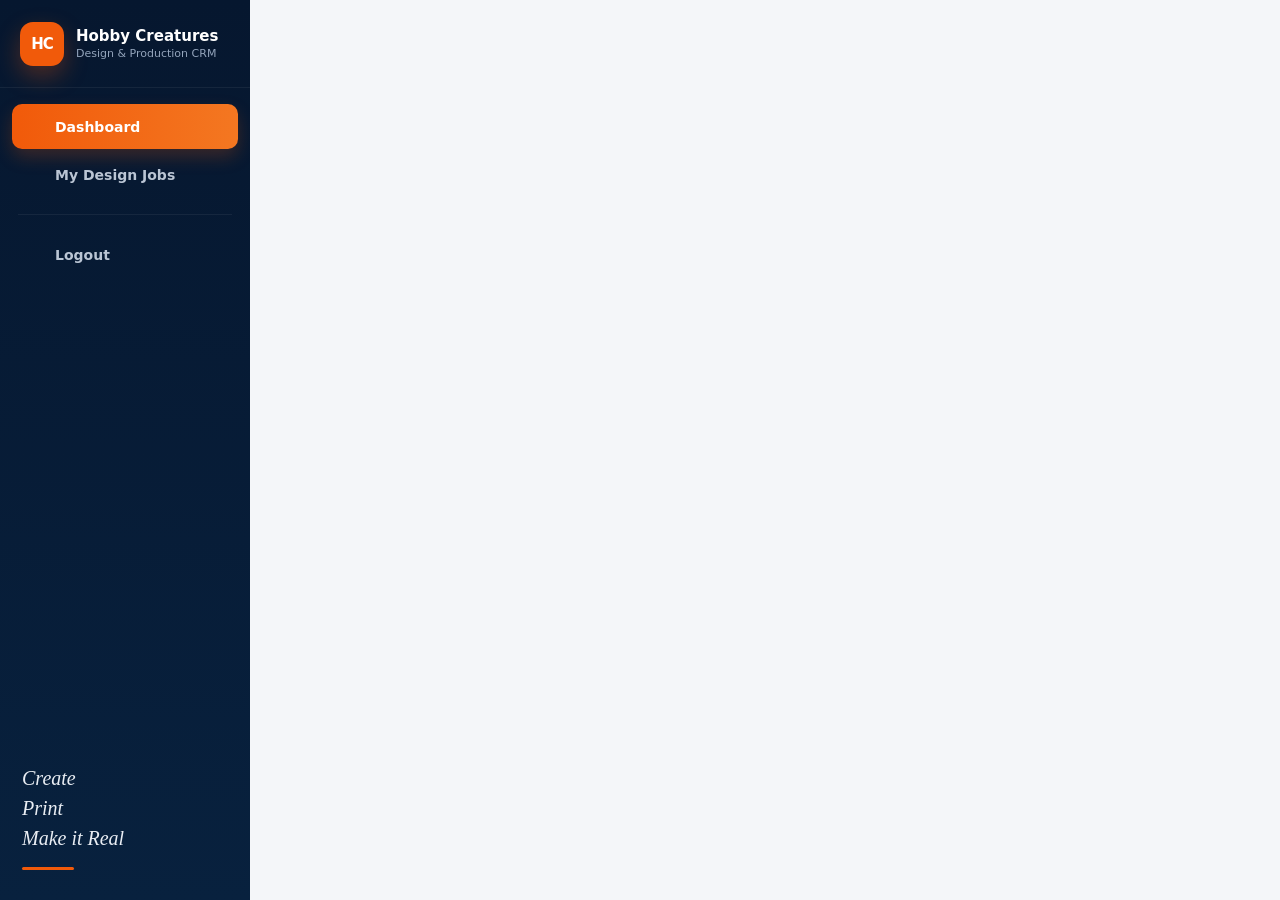
<file: designer/sidebar.html>
<!DOCTYPE html>
<html lang="en">
<head>
<meta charset="UTF-8">
<meta name="viewport" content="width=device-width, initial-scale=1.0">
<title>Hobby Creatures — Designer Sidebar</title>
<link rel="stylesheet" href="../assets/design-tokens.css">
<link rel="stylesheet" href="../assets/styles.css">
</head>
<body>
<aside class="designer-sidebar" id="designerSidebar">
  <div class="designer-sidebar-brand">
    <div class="designer-brand-mark">HC</div>
    <div class="designer-brand-text">
      <b>Hobby Creatures</b>
      <small>Design &amp; Production CRM</small>
    </div>
  </div>
  <nav class="designer-sidebar-nav">
    <a href="dashboard.html" class="designer-nav-item active">
      <i class="bi bi-house-door-fill"></i>
      <span>Dashboard</span>
    </a>
    <a href="design-jobs.html" class="designer-nav-item">
      <i class="bi bi-file-earmark-text"></i>
      <span>My Design Jobs</span>
    </a>
    <div class="designer-nav-divider"></div>
    <a href="logout.html" class="designer-nav-item">
      <i class="bi bi-box-arrow-right"></i>
      <span>Logout</span>
    </a>
  </nav>
  <div class="designer-sidebar-tagline">
    <span>Create</span>
    <span>Print</span>
    <span>Make it Real</span>
  </div>
</aside>
<div class="designer-sidebar-overlay" id="designerSidebarOverlay"></div>
</body>
</html>
</file>
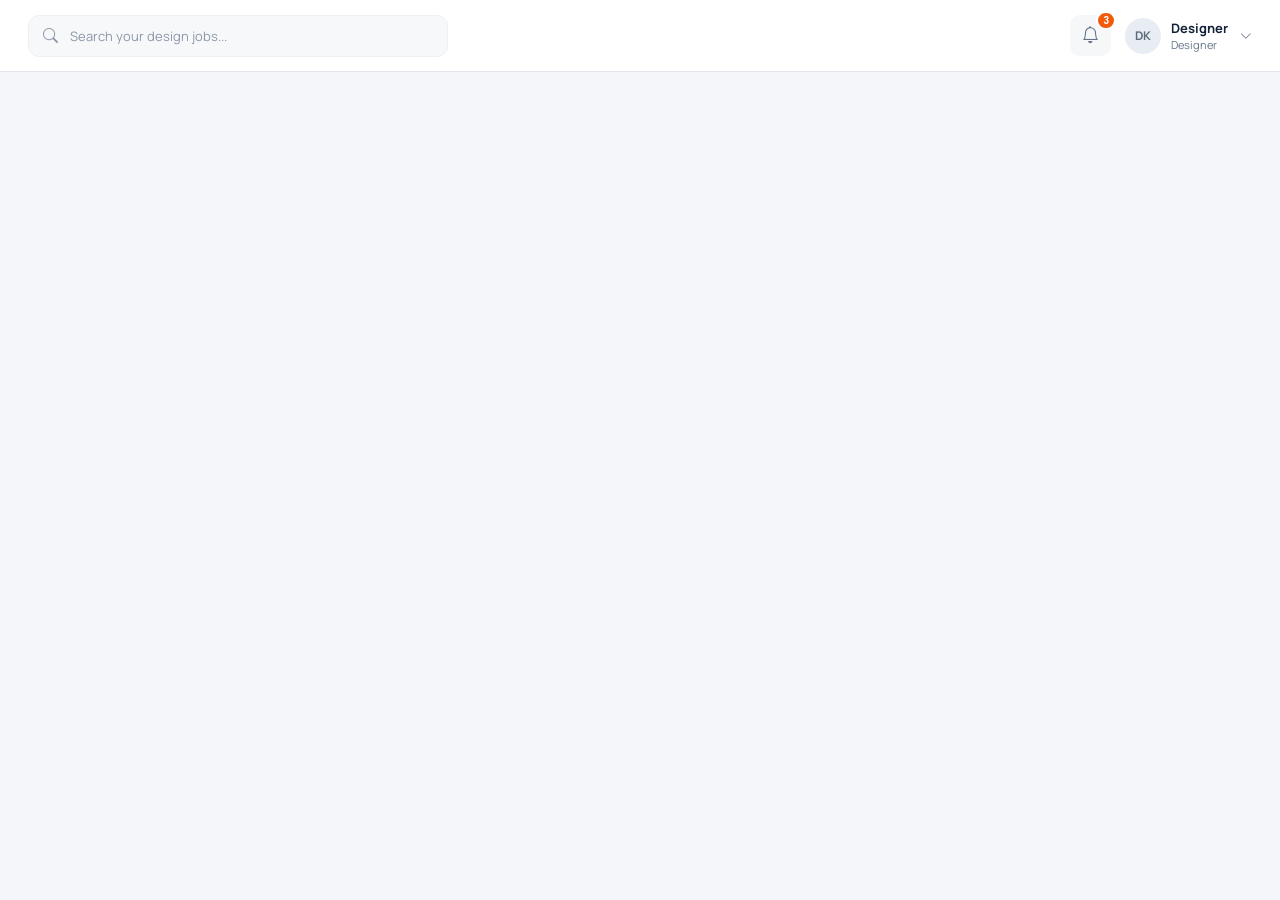
<file: designer/topbar.html>
<!DOCTYPE html>
<html lang="en">
<head>
<meta charset="UTF-8">
<meta name="viewport" content="width=device-width, initial-scale=1.0">
<title>Hobby Creatures - Designer Topbar</title>
<link href="https://cdn.jsdelivr.net/npm/bootstrap-icons@1.11.3/font/bootstrap-icons.css" rel="stylesheet">
<link href="https://fonts.googleapis.com/css2?family=Manrope:wght@500;600;700;800&display=swap" rel="stylesheet">
<link rel="stylesheet" href="../assets/design-tokens.css">
<link rel="stylesheet" href="../assets/styles.css">
</head>
<body>
<header class="designer-topbar">
  <button class="designer-top-icon designer-menu-toggle" id="designerMenuToggle" aria-label="Open menu">
    <i class="bi bi-list"></i>
  </button>
  <div class="designer-topbar-brand-mobile">
    <div class="designer-brand-mark">HC</div>
    <div class="designer-brand-text-mobile">
      <b>Hobby Creatures</b>
      <small>Design &amp; Production CRM</small>
    </div>
  </div>
  <div class="designer-topbar-search">
    <i class="bi bi-search"></i>
    <input type="search" placeholder="Search your design jobs...">
  </div>
  <div class="designer-topbar-spacer"></div>
  <div class="designer-topbar-actions">
    <button class="designer-top-icon" aria-label="Notifications">
      <i class="bi bi-bell"></i>
      <span class="designer-notification-count">3</span>
    </button>
    <div class="designer-top-user">
      <div class="designer-avatar">DK</div>
      <div class="designer-top-user-text">
        <b>Designer</b>
        <small>Designer</small>
      </div>
      <i class="bi bi-chevron-down"></i>
    </div>
  </div>
</header>
</body>
</html>
</file>
<file: assets/design-tokens.css>
/* ==========================================================================
   HOBBY CREATURES CRM — DESIGN TOKENS
   Base palette + per-component variables, extracted from assets/styles.css
   Drop this file in before styles.css and swap hardcoded values for var()
   ========================================================================== */

:root{

  /* ---------- 1. BASE PALETTE ---------- */
  --orange:#f15a0a;
  --orange-dark:#d84b00;
  --orange-soft:#fff0e7;
  --navy:#071b36;
  --navy-2:#0d294a;
  --ink:#132238;
  --slate:#69768a;
  --surface:#f4f6f9;
  --border:#e1e6ed;
  --green:#16934f;
  --green-soft:#e8f7ed;
  --amber:#d78b00;
  --amber-soft:#fff4d9;
  --red:#dd3f3f;
  --red-soft:#fdeaea;
  --blue:#2567c9;
  --blue-soft:#eaf1fc;
  --purple:#7656d6;
  --white:#ffffff;

  /* ---------- 2. PRIMITIVES ---------- */
  /* Radius scale */
  --radius-sm:10px;      /* small icon chips, mini controls */
  --radius-md:12px;      /* buttons, inputs, action icons */
  --radius-lg:14px;      /* cards (was --radius) */
  --radius-full:999px;   /* badges, avatars, dots */

  /* Shadow scale */
  --shadow-card:0 6px 18px rgba(15,35,60,.03);
  --shadow-card-strong:0 6px 18px rgba(15,35,60,.025);
  --shadow-btn-primary:0 9px 20px rgba(241,90,10,.2);
  --shadow-brand-mark:0 10px 25px rgba(241,90,10,.3);
  --shadow-nav-active:0 8px 18px rgba(241,90,10,.22);
  --shadow-focus-ring:0 0 0 3px rgba(241,90,10,.08);
  --outline-focus:3px solid rgba(241,90,10,.2);

  /* Font */
  --font-family:Manrope,system-ui,sans-serif;
  --fw-medium:500;
  --fw-semibold:600;
  --fw-bold:700;
  --fw-heavy:800;

  /* Motion */
  --transition-base:.18s ease;
  --transition-sidebar:left .2s;

  /* ---------- 3. BUTTON ---------- */
  --btn-height:46px;
  --btn-height-lg:52px;           /* login submit button */
  --btn-padding-x:18px;
  --btn-radius:var(--radius-md);
  --btn-gap:9px;
  --btn-font-size:13px;
  --btn-font-weight:var(--fw-bold);

  --btn-primary-bg:var(--orange);
  --btn-primary-bg-hover:var(--orange-dark);
  --btn-primary-color:var(--white);
  --btn-primary-shadow:var(--shadow-btn-primary);
  --btn-primary-hover-lift:-1px;   /* translateY on hover */

  --btn-secondary-bg:var(--white);
  --btn-secondary-border:#d9e0e8;
  --btn-secondary-color:var(--ink);

  --btn-ghost-color:var(--orange);
  --btn-ghost-font-size:11px;      /* used as card-heading action link */

  /* ---------- 4. INPUT / FORM FIELD ---------- */
  --input-height:52px;
  --input-radius:var(--radius-md);
  --input-border:#d7dee8;
  --input-padding-x:14px;
  --input-gap:11px;
  --input-icon-color:#95a0af;
  --input-text-color:var(--ink);
  --input-focus-border:var(--orange);
  --input-focus-ring:var(--shadow-focus-ring);

  --checkbox-accent:var(--orange);
  --checkbox-size:17px;

  /* Topbar search variant */
  --search-height:42px;
  --search-bg:#f6f8fa;
  --search-border:#edf0f4;
  --search-radius:11px;
  --search-color:#8c98a8;

  /* ---------- 5. CARD ---------- */
  --card-bg:var(--white);
  --card-border:var(--border);
  --card-radius:var(--radius-lg);
  --card-shadow:var(--shadow-card-strong);
  --card-heading-padding:17px 20px;
  --card-heading-title-size:16px;
  --card-heading-subtitle-size:11px;

  /* Stat card (dashboard) */
  --stat-card-padding:19px;
  --stat-card-gap:15px;
  --stat-icon-size:52px;
  --stat-value-size:28px;
  --stat-label-size:13px;
  --stat-meta-size:10px;

  /* ---------- 6. BADGE / STATUS ---------- */
  --badge-radius:var(--radius-full);
  --badge-padding:5px 9px;
  --badge-font-size:9px;
  --badge-font-weight:var(--fw-heavy);

  --badge-red-color:var(--red);
  --badge-red-bg:var(--red-soft);
  --badge-amber-color:#966000;
  --badge-amber-bg:var(--amber-soft);
  --badge-green-color:var(--green);
  --badge-green-bg:var(--green-soft);

  /* Stage dot (pipeline marker) */
  --dot-size:7px;
  --dot-gap:7px;

  /* Nav pill counter ("12" badge on Enquiries) */
  --nav-counter-bg:var(--white);
  --nav-counter-color:var(--orange);
  --nav-counter-radius:20px;
  --nav-counter-padding:3px 7px;
  --nav-counter-font-size:10px;

  /* ---------- 7. ICON CHIP (stat/action icons) ---------- */
  --icon-chip-size-lg:52px;    /* stat-icon, circular */
  --icon-chip-size-sm:38px;    /* action-icon, square */
  --icon-chip-radius-circle:var(--radius-full);
  --icon-chip-radius-square:var(--radius-sm);

  --icon-orange-color:var(--orange);
  --icon-orange-bg:var(--orange-soft);
  --icon-blue-color:var(--blue);
  --icon-blue-bg:var(--blue-soft);
  --icon-amber-color:var(--amber);
  --icon-amber-bg:var(--amber-soft);
  --icon-green-color:var(--green);
  --icon-green-bg:var(--green-soft);
  --icon-red-color:var(--red);
  --icon-red-bg:var(--red-soft);

  /* ---------- 8. AVATAR ---------- */
  --avatar-size:36px;
  --avatar-radius:var(--radius-full);
  --avatar-bg:#e8edf4;
  --avatar-color:#5d6a7c;
  --avatar-font-size:12px;

  /* ---------- 9. SIDEBAR / NAV ---------- */
  --sidebar-width:250px;
  --sidebar-bg:linear-gradient(180deg,#06172f,#08213e);
  --sidebar-color:#fff;
  --sidebar-brand-height:88px;
  --sidebar-border:rgba(255,255,255,.06);

  --nav-item-height:45px;
  --nav-item-radius:var(--radius-sm);
  --nav-item-padding-x:13px;
  --nav-item-gap:12px;
  --nav-item-font-size:14px;
  --nav-item-color:#bac5d4;
  --nav-item-color-hover:#fff;
  --nav-item-bg-hover:rgba(255,255,255,.06);
  --nav-item-active-bg:linear-gradient(90deg,var(--orange),#f47721);
  --nav-item-active-color:#fff;
  --nav-item-active-shadow:var(--shadow-nav-active);

  --sidebar-mobile-offset:-270px;   /* off-canvas position */

  /* User card (sidebar footer) */
  --user-card-bg:rgba(255,255,255,.06);
  --user-card-radius:var(--radius-md);
  --user-card-padding:10px;
  --user-card-name-size:11px;
  --user-card-role-size:9px;
  --user-card-role-color:#8fa0b5;

  /* ---------- 10. TOPBAR ---------- */
  --topbar-height:72px;
  --topbar-bg:var(--white);
  --topbar-border:var(--border);
  --topbar-padding-x:28px;

  --top-icon-size:41px;
  --top-icon-radius:var(--radius-sm);
  --top-icon-bg:#f5f7f9;
  --top-icon-color:#687588;
  --notification-dot-size:7px;
  --notification-dot-color:var(--orange);

  /* ---------- 11. TABLE ---------- */
  --table-header-bg:#fafbfc;
  --table-header-color:#8995a5;
  --table-header-font-size:9px;
  --table-header-letter-spacing:.08em;
  --table-header-padding:13px 16px;
  --table-cell-padding:15px 16px;
  --table-row-border:#edf0f4;
  --table-cell-font-size:11px;
  --table-cell-meta-color:#8b97a7;
  --row-menu-color:#8e99a8;

  /* ---------- 12. ACTION LIST ---------- */
  --action-item-padding-y:13px;
  --action-item-border:#edf0f4;
  --action-item-title-size:11px;
  --action-item-meta-size:9px;
  --action-item-meta-color:#8b97a7;
  --action-chevron-color:#9aa5b2;

  /* ---------- 13. LOGIN VIEW ---------- */
  --login-panel-split:1.04fr .96fr;
  --login-brand-gradient:linear-gradient(150deg,#06172f 0%,#0a2241 72%,#102f55 100%);
  --login-brand-padding:46px clamp(35px,6vw,92px);
  --login-heading-size:clamp(48px,5.5vw,76px);
  --login-body-color:#b8c5d7;
  --login-help-color:#909bab;
  --managed-color:#8394a9;

  /* ---------- 14. LAYOUT ---------- */
  --workspace-padding:28px;
  --workspace-max-width:1580px;
  --page-heading-title-size:28px;
  --page-heading-subtitle-color:var(--slate);
  --dashboard-grid-columns:minmax(0,1fr) 330px;
  --dashboard-grid-gap:16px;
  --stats-grid-columns:repeat(4,1fr);
  --stats-grid-gap:15px;

  /* ---------- 15. BREAKPOINTS (reference only — not usable as media queries) ---------- */
  --bp-tablet:1120px;
  --bp-mobile:820px;
  --bp-small:520px;

  /* ==========================================================
     ADDED FOR components.html — new variants/states not yet
     represented above. Nothing in sections 1–15 was changed.
     ========================================================== */

  /* ---------- 16. BUTTON — additional variants, sizes & states ---------- */
  --btn-height-sm:36px;
  --btn-radius-sm:var(--radius-sm);
  --btn-padding-x-sm:14px;
  --btn-padding-x-lg:24px;
  --btn-font-size-sm:12px;
  --btn-font-size-lg:14px;

  --btn-icon-size:42px;
  --btn-icon-size-sm:34px;
  --btn-icon-size-lg:50px;
  --btn-icon-radius:var(--radius-md);
  --btn-icon-radius-sm:var(--radius-sm);
  --btn-icon-radius-lg:13px;

  --btn-outline-color:var(--orange);
  --btn-outline-border:var(--orange);
  --btn-outline-hover-bg:var(--orange-soft);

  --btn-danger-bg:var(--red);
  --btn-danger-color:var(--white);
  --btn-danger-bg-hover:#c22f2f;
  --shadow-btn-danger:0 9px 20px rgba(221,63,63,.2);

  --btn-danger-outline-color:var(--red);
  --btn-danger-outline-border:var(--red);
  --btn-danger-outline-hover-bg:var(--red-soft);

  --btn-success-bg:var(--green);
  --btn-success-color:var(--white);
  --btn-success-bg-hover:#127a41;
  --shadow-btn-success:0 9px 20px rgba(22,147,79,.2);

  --btn-ghost-danger-color:var(--red);
  --btn-ghost-danger-hover:#c22f2f;

  --btn-disabled-opacity:.5;

  --btn-loading-spinner-size:16px;
  --btn-loading-spinner-border:2.2px;
  --btn-loading-spinner-color:rgba(255,255,255,.45);
  --btn-loading-spinner-color-light:rgba(241,90,10,.25);   /* spinner on secondary/outline buttons */

  /* ---------- 17. FORM CONTROLS — validation, select, toggle, pill, chip, search ---------- */
  --input-font-size:13.5px;
  --input-error-border:var(--red);
  --input-error-ring:rgba(221,63,63,.1);
  --input-success-border:var(--green);

  --field-hint-size:11.5px;
  --field-hint-color:var(--slate);
  --field-error-size:11.5px;
  --field-error-color:var(--red);

  --select-padding-right:38px;
  --select-chevron-color:#95a0af;
  --select-chevron-size:12px;

  --check-row-font-size:13px;
  --check-row-gap:9px;

  --toggle-width:40px;
  --toggle-height:22px;
  --toggle-radius:20px;
  --toggle-track-bg:#dfe3e8;
  --toggle-thumb-size:16px;
  --toggle-thumb-bg:var(--white);
  --toggle-thumb-shadow:0 1px 3px rgba(0,0,0,.25);
  --toggle-checked-bg:var(--orange);
  --toggle-label-size:13px;
  --toggle-label-weight:var(--fw-semibold);

  --pill-padding:9px 16px;
  --pill-radius:20px;
  --pill-border:#d9e0e8;
  --pill-font-size:12.5px;
  --pill-color:var(--slate);
  --pill-checked-border:var(--orange);
  --pill-checked-color:var(--orange-dark);
  --pill-checked-bg:var(--orange-soft);

  --chip-bg:var(--orange-soft);
  --chip-color:var(--orange-dark);
  --chip-font-size:11.5px;
  --chip-padding:6px 6px 6px 11px;
  --chip-radius:20px;

  --search-field-height:44px;
  --search-field-border:#d7dee8;
  --search-field-radius:var(--radius-md);
  --search-field-icon-color:#95a0af;
  --search-field-clear-color:#a8b2bf;

  /* ---------- 18. BADGE / STATUS — remaining colors + outline + dot label ---------- */
  --purple-soft:#f1ecfc;
  --grey-soft:#eef1f4;

  --badge-blue-color:var(--blue);
  --badge-blue-bg:var(--blue-soft);
  --badge-purple-color:var(--purple);
  --badge-purple-bg:var(--purple-soft);
  --badge-grey-color:var(--slate);
  --badge-grey-bg:var(--grey-soft);

  --status-outline-border-width:1.4px;

  --badge-dot-font-size:11.5px;
  --badge-dot-font-weight:var(--fw-bold);
  --badge-dot-red-color:var(--red);
  --badge-dot-green-color:var(--green);
  --badge-dot-amber-color:#c07a00;   /* intentionally distinct from --badge-amber-color, for on-light-bg dot text */
  --badge-dot-blue-color:var(--blue);
  --badge-dot-purple-color:var(--purple);
  --badge-dot-grey-color:var(--slate);

  /* ---------- 19. TABLE TOOLBAR & PAGINATION (customer list) ---------- */
  --table-toolbar-padding:16px 20px;
  --table-toolbar-gap:12px;
  --table-toolbar-border:var(--border);
  --checkbox-cell-width:34px;
  --avatar-cell-gap:11px;

  --bulk-bar-bg:var(--orange-soft);
  --bulk-bar-border:#ffd9bd;
  --bulk-bar-color:var(--orange-dark);
  --bulk-bar-font-size:12.5px;

  --pagination-padding:16px 20px;
  --pagination-font-size:12px;
  --pagination-color:var(--slate);
  --page-btn-size:32px;
  --page-btn-radius:9px;
  --page-btn-border:var(--border);
  --page-btn-active-bg:var(--orange);
  --page-btn-active-color:var(--white);
  --page-btn-disabled-opacity:.4;

  /* ---------- 20. CUSTOMER FORM PAGE ---------- */
  --form-section-padding:26px 28px;
  --form-section-title-size:14.5px;
  --form-section-hint-size:11.5px;
  --form-section-hint-color:var(--slate);
  --form-grid-gap:18px;

  --avatar-upload-size:84px;
  --avatar-upload-bg:var(--orange-soft);
  --avatar-upload-color:var(--orange);
  --avatar-upload-font-size:22px;
  --avatar-upload-cam-size:28px;
  --avatar-upload-cam-bg:var(--orange);
  --avatar-upload-cam-border:3px solid var(--white);

  --form-sticky-footer-padding:16px 28px;
  --form-sticky-footer-border:var(--border);

  /* ==========================================================
     21. FORM CONTROL FIELD TYPES
     Grouped to mirror the "Form controls" doc blocks in
     components.html exactly. Where a value already exists in
     an earlier section it is referenced via var(), not
     redefined — a few field-specific values are new.
     ========================================================== */

  /* 21.1 Text input */
  --field-text-height:var(--input-height);
  --field-text-radius:var(--input-radius);
  --field-text-border:var(--input-border);
  --field-text-padding-x:var(--input-padding-x);
  --field-text-gap:var(--input-gap);
  --field-text-bg:var(--white);
  --field-text-color:var(--input-text-color);
  --field-text-font-size:var(--input-font-size);
  --field-text-icon-color:var(--input-icon-color);
  --field-text-icon-size:15px;                 /* leading icon, e.g. bi-person */
  --field-text-action-color:#8b96a6;            /* trailing icon-button, e.g. password eye toggle */
  --field-text-action-padding:6px;
  --field-text-focus-border:var(--input-focus-border);
  --field-text-focus-ring:var(--input-focus-ring);

  /* 21.2 Validation states */
  --field-error-border:var(--input-error-border);
  --field-error-ring:var(--input-error-ring);
  --field-success-border:var(--input-success-border);
  /* --field-hint-color and --field-hint-size already exist (see section 17) — reused as-is */
  --field-hint-margin-top:6px;
  --field-error-text-color:var(--field-error-color);
  --field-error-text-size:var(--field-error-size);
  --field-error-text-weight:var(--fw-semibold);
  --field-error-text-gap:5px;
  --field-error-text-margin-top:6px;

  /* 21.3 Textarea */
  --field-textarea-min-height:88px;
  --field-textarea-padding:12px 14px;
  --field-textarea-font-size:var(--input-font-size);
  --field-textarea-line-height:1.6;
  --field-textarea-resize:vertical;
  --field-textarea-align:flex-start;            /* shell aligns icon/label to top, not center */

  /* 21.4 Date & number */
  --field-date-text-color:var(--input-text-color);
  --field-date-icon-tint:var(--orange);         /* applied via filter to the native calendar-picker icon */
  --field-date-icon-opacity:.85;
  --field-number-spin-display:none;             /* hides native step-arrow buttons (WebKit) */
  --field-number-appearance:textfield;          /* Firefox equivalent */

  /* 21.5 Select dropdown & options */
  --field-select-height:var(--input-height);
  --field-select-radius:var(--input-radius);
  --field-select-border:var(--input-border);
  --field-select-padding-left:var(--input-padding-x);
  --field-select-padding-right:var(--select-padding-right);
  --field-select-font-size:var(--input-font-size);
  --field-select-color:var(--input-text-color);
  --field-select-bg:var(--white);
  --field-select-cursor:pointer;
  --field-select-focus-border:var(--input-focus-border);
  --field-select-focus-ring:var(--input-focus-ring);
  --field-select-chevron-color:var(--select-chevron-color);
  --field-select-chevron-size:var(--select-chevron-size);
  --field-option-font-size:var(--input-font-size);   /* <option> inherits font from <select> */
  --field-option-color:var(--input-text-color);
  --field-option-bg:var(--white);

  /* 21.6 Checkbox */
  --field-checkbox-size:var(--checkbox-size);
  --field-checkbox-accent:var(--checkbox-accent);
  --field-checkbox-gap:var(--check-row-gap);
  --field-checkbox-font-size:var(--check-row-font-size);
  --field-checkbox-color:var(--ink);
  --field-checkbox-cursor:pointer;

  /* 21.7 Toggle & pills */
  --field-toggle-width:var(--toggle-width);
  --field-toggle-height:var(--toggle-height);
  --field-toggle-radius:var(--toggle-radius);
  --field-toggle-track-bg:var(--toggle-track-bg);
  --field-toggle-thumb-size:var(--toggle-thumb-size);
  --field-toggle-thumb-bg:var(--toggle-thumb-bg);
  --field-toggle-thumb-shadow:var(--toggle-thumb-shadow);
  --field-toggle-checked-bg:var(--toggle-checked-bg);
  --field-toggle-label-size:var(--toggle-label-size);
  --field-toggle-label-weight:var(--toggle-label-weight);

  --field-pill-padding:var(--pill-padding);
  --field-pill-radius:var(--pill-radius);
  --field-pill-border:var(--pill-border);
  --field-pill-font-size:var(--pill-font-size);
  --field-pill-color:var(--pill-color);
  --field-pill-checked-border:var(--pill-checked-border);
  --field-pill-checked-color:var(--pill-checked-color);
  --field-pill-checked-bg:var(--pill-checked-bg);
}
</file>
<file: assets/styles.css>
/* ==========================================================================
   HOBBY CREATURES CRM — SHELL STYLES (sidebar, topbar, layout, components)
   Consumes tokens from design-tokens.css
   ========================================================================== */

*{box-sizing:border-box}
html,body{margin:0;padding:0;background:var(--surface);color:var(--ink);font-family:var(--font-family);}
a{text-decoration:none;color:inherit}

.app-shell{display:flex;min-height:100vh}

/* ---------------- SIDEBAR ---------------- */
.sidebar{
  width:var(--sidebar-width);
  flex:0 0 var(--sidebar-width);
  background:var(--sidebar-bg);
  color:var(--sidebar-color);
  display:flex;
  flex-direction:column;
  min-height:100vh;
  position:sticky;
  top:0;
  transition:var(--transition-sidebar);
}

.sidebar-overlay{
  display:none;
  position:fixed;
  inset:0;
  background:rgba(7,27,54,.45);
  z-index:15;
  opacity:0;
  pointer-events:none;
  transition:opacity var(--transition-base);
}
.sidebar-overlay.active{
  opacity:1;
  pointer-events:auto;
}

.sidebar-brand{
  height:var(--sidebar-brand-height);
  display:flex;
  align-items:center;
  gap:12px;
  padding:0 20px;
  border-bottom:1px solid var(--sidebar-border);
}
.brand-mark{
  width:44px;height:44px;border-radius:13px;
  background:var(--orange);color:var(--white);
  display:grid;place-items:center;
  font-weight:var(--fw-heavy);letter-spacing:-1px;font-size:15px;
  box-shadow:var(--shadow-brand-mark);
  flex:0 0 auto;
}
.brand-text b{display:block;font-size:15px;font-weight:var(--fw-bold)}
.brand-text small{display:block;font-size:11px;color:#93a4bb;margin-top:2px}

.sidebar-nav{
  flex:1;
  padding:16px 12px;
  display:flex;
  flex-direction:column;
  gap:3px;
  overflow-y:auto;
}
.nav-item{
  display:flex;
  align-items:center;
  gap:var(--nav-item-gap);
  height:var(--nav-item-height);
  padding:0 var(--nav-item-padding-x);
  border-radius:var(--nav-item-radius);
  color:var(--nav-item-color);
  font-size:var(--nav-item-font-size);
  font-weight:var(--fw-semibold);
  transition:background var(--transition-base),color var(--transition-base);
}
.nav-item i{font-size:16px;width:18px;text-align:center;flex:0 0 auto}
.nav-item span{flex:1;min-width:0}
.nav-item:hover{background:var(--nav-item-bg-hover);color:var(--nav-item-color-hover)}
.nav-item.active{
  background:var(--nav-item-active-bg);
  color:var(--nav-item-active-color);
  box-shadow:var(--nav-item-active-shadow);
}
.nav-counter {
    margin-left: auto;
    display: inline-flex;
    align-items: center;
    justify-content: center;

    width: auto;
    min-width: 30px;
    max-width: max-content;
    height: 22px;

    padding: var(--nav-counter-padding);

    background: var(--nav-counter-bg);
    color: var(--nav-counter-color);
    border-radius: var(--nav-counter-radius);

    font-size: var(--nav-counter-font-size);
    font-weight: var(--fw-bold);
    line-height: 1;

    flex: 0 0 auto;
}

.sidebar-footer{
  padding:12px;
  border-top:1px solid var(--sidebar-border);
}
.user-card{
  margin-top:8px;
  background:var(--user-card-bg);
  border-radius:var(--user-card-radius);
  padding:var(--user-card-padding);
  display:flex;
  align-items:center;
  gap:10px;
}
.user-card .avatar{
  width:var(--avatar-size);height:var(--avatar-size);
  border-radius:var(--avatar-radius);
  background:#2a3c58;color:var(--white);
  display:grid;place-items:center;
  font-size:var(--avatar-font-size);font-weight:var(--fw-bold);
  flex:0 0 auto;
}
.user-card-text{flex:1;min-width:0}
.user-card-text b{display:block;font-size:var(--user-card-name-size);color:#fff;font-weight:var(--fw-bold)}
.user-card-text small{display:block;font-size:var(--user-card-role-size);color:var(--user-card-role-color);margin-top:1px}
.user-card i{color:#8fa0b5;font-size:14px}

/* ---------------- MAIN / TOPBAR ---------------- */
.main{
  flex:1;
  min-width:0;
  display:flex;
  flex-direction:column;
}

.topbar{
  height:var(--topbar-height);
  background:var(--topbar-bg);
  border-bottom:1px solid var(--topbar-border);
  display:flex;
  align-items:center;
  gap:20px;
  padding:0 var(--topbar-padding-x);
  position:sticky;
  top:0;
  z-index:5;
}
.topbar-search{
  flex:1;
  max-width:420px;
  height:var(--search-height);
  background:var(--search-bg);
  border:1px solid var(--search-border);
  border-radius:var(--search-radius);
  display:flex;
  align-items:center;
  gap:10px;
  padding:0 14px;
  color:var(--search-color);
}
.topbar-search i{font-size:15px}
.topbar-search input{
  border:0;outline:0;background:transparent;flex:1;min-width:0;
  font:inherit;font-size:13px;color:var(--ink);
}
.topbar-search input::placeholder{color:var(--search-color)}
.topbar-spacer{flex:1}
.topbar-actions{display:flex;align-items:center;gap:14px}

.top-icon{
  width:var(--top-icon-size);height:var(--top-icon-size);
  border-radius:var(--top-icon-radius);
  background:var(--top-icon-bg);
  color:var(--top-icon-color);
  display:grid;place-items:center;
  font-size:17px;
  position:relative;
  cursor:pointer;
  border:0;
}
.top-icon .dot{
  position:absolute;top:9px;right:10px;
  width:var(--notification-dot-size);height:var(--notification-dot-size);
  border-radius:50%;background:var(--notification-dot-color);
  border:2px solid var(--white);
}

.top-user{display:flex;align-items:center;gap:10px;cursor:pointer}
.top-user .avatar{
  width:var(--avatar-size);height:var(--avatar-size);
  border-radius:var(--avatar-radius);
  background:var(--avatar-bg);color:var(--avatar-color);
  display:grid;place-items:center;
  font-size:var(--avatar-font-size);font-weight:var(--fw-bold);
}
.top-user-text b{display:block;font-size:13px;font-weight:var(--fw-bold);color:var(--ink)}
.top-user-text small{display:block;font-size:11px;color:var(--slate)}
.top-user i{color:var(--slate);font-size:12px;margin-left:2px}

.menu-toggle{display:none}

.topbar-brand-mobile{
  display:none;
  align-items:center;
  gap:10px;
  flex:0 0 auto;
  min-width:0;
}
.topbar-brand-mobile .brand-mark{
  width:38px;height:38px;border-radius:11px;
  background:var(--orange);color:var(--white);
  display:grid;place-items:center;
  font-weight:var(--fw-heavy);font-size:13px;letter-spacing:-1px;
  box-shadow:var(--shadow-brand-mark);
  flex:0 0 auto;
}
.topbar-brand-mobile .brand-text-mobile{
  min-width:0;
  overflow:hidden;
}
.topbar-brand-mobile .brand-text-mobile b{
  display:block;
  font-size:14px;font-weight:var(--fw-bold);color:var(--ink);
  white-space:nowrap;overflow:hidden;text-overflow:ellipsis;
}
.topbar-brand-mobile .brand-text-mobile small{
  display:block;
  font-size:10.5px;color:var(--slate);
  white-space:nowrap;overflow:hidden;text-overflow:ellipsis;
  margin-top:1px;
}

/* ---------------- WORKSPACE ---------------- */
.workspace{
  padding:var(--workspace-padding);
  max-width:var(--workspace-max-width);
  width:100%;
  margin:0 auto;
}

.page-heading{
  display:flex;
  align-items:flex-start;
  justify-content:space-between;
  gap:16px;
  margin-bottom:20px;
  flex-wrap:wrap;
}
.page-eyebrow{font-size:12px;font-weight:var(--fw-heavy);letter-spacing:.1em;color:var(--orange);text-transform:uppercase}
.page-heading h1{font-size:var(--page-heading-title-size);font-weight:var(--fw-heavy);letter-spacing:-.02em;margin:8px 0 4px}
.page-heading p{margin:0;color:var(--page-heading-subtitle-color);font-size:14px}

/* Buttons */
.btn-primary-app{
  border:0;border-radius:var(--btn-radius);height:var(--btn-height);
  padding:0 var(--btn-padding-x);
  background:var(--btn-primary-bg);color:var(--btn-primary-color);
  font-weight:var(--btn-font-weight);font-size:var(--btn-font-size);
  display:inline-flex;align-items:center;justify-content:center;gap:var(--btn-gap);
  box-shadow:var(--btn-primary-shadow);cursor:pointer;
  transition:background var(--transition-base),transform var(--transition-base);
}
.btn-primary-app:hover{background:var(--btn-primary-bg-hover);transform:translateY(var(--btn-primary-hover-lift))}

/* Stats grid */
.stats-grid{
  display:grid;
  grid-template-columns:var(--stats-grid-columns);
  gap:var(--stats-grid-gap);
  margin-bottom:16px;
}
.stat-card{
  background:var(--card-bg);
  border:1px solid var(--card-border);
  border-radius:var(--card-radius);
  box-shadow:var(--shadow-card);
  padding:var(--stat-card-padding);
  display:flex;
  align-items:center;
  gap:var(--stat-card-gap);
}
.stat-icon{
  width:var(--icon-chip-size-lg);height:var(--icon-chip-size-lg);
  border-radius:var(--icon-chip-radius-circle);
  display:grid;place-items:center;font-size:22px;flex:0 0 auto;
}
.stat-icon.orange{color:var(--icon-orange-color);background:var(--icon-orange-bg)}
.stat-icon.blue{color:var(--icon-blue-color);background:var(--icon-blue-bg)}
.stat-icon.amber{color:var(--icon-amber-color);background:var(--icon-amber-bg)}
.stat-icon.green{color:var(--icon-green-color);background:var(--icon-green-bg)}
.stat-body{min-width:0}
.stat-value{font-size:var(--stat-value-size);font-weight:var(--fw-heavy);line-height:1;margin:2px 0 6px}
.stat-label{font-size:var(--stat-label-size);color:var(--slate);display:block}
.stat-meta{font-size:var(--stat-meta-size);color:var(--slate);display:flex;align-items:center;gap:4px}
.stat-meta.up{color:var(--green)}

/* Dashboard grid */
.dashboard-grid{
  display:grid;
  grid-template-columns:var(--dashboard-grid-columns);
  gap:var(--dashboard-grid-gap);
  align-items:start;
}

/* Card */
.card{
  background:var(--card-bg);
  border:1px solid var(--card-border);
  border-radius:var(--card-radius);
  box-shadow:var(--card-shadow);
  overflow:hidden;
}
.card-heading{
  display:flex;align-items:center;justify-content:space-between;gap:12px;
  padding:var(--card-heading-padding);
  border-bottom:1px solid var(--table-row-border);
}
.card-heading-title{font-size:var(--card-heading-title-size);font-weight:var(--fw-heavy);margin:0}
.card-heading-subtitle{font-size:var(--card-heading-subtitle-size);color:var(--slate);margin:3px 0 0}
.card-heading-action{
  color:var(--btn-ghost-color);font-size:var(--btn-ghost-font-size);
  font-weight:var(--fw-bold);display:inline-flex;align-items:center;gap:4px;white-space:nowrap;
}

/* Table */
.data-table{width:100%;border-collapse:collapse}
.data-table th{
  text-align:left;
  background:var(--table-header-bg);
  color:var(--table-header-color);
  font-size:var(--table-header-font-size);
  letter-spacing:var(--table-header-letter-spacing);
  text-transform:uppercase;
  padding:var(--table-header-padding);
  font-weight:var(--fw-bold);
}
.data-table td{
  padding:var(--table-cell-padding);
  border-top:1px solid var(--table-row-border);
  font-size:var(--table-cell-font-size);
  vertical-align:middle;
}
.data-table td strong{font-size:12px;font-weight:var(--fw-bold);display:block}
.data-table td small,.cell-meta{color:var(--table-cell-meta-color);font-size:11px;display:block;margin-top:2px}
.row-menu{color:var(--row-menu-color);cursor:pointer;font-size:16px}

/* Stage dot */
.stage{display:inline-flex;align-items:center;gap:var(--dot-gap);font-size:12px;color:var(--ink)}
.stage-dot{width:var(--dot-size);height:var(--dot-size);border-radius:50%;flex:0 0 auto}
.stage-dot.orange{background:var(--orange)}
.stage-dot.blue{background:var(--blue)}
.stage-dot.amber{background:var(--amber)}
.stage-dot.purple{background:var(--purple)}
.stage-dot.green{background:var(--green)}

/* Status badge */
.status{
  display:inline-block;
  padding:var(--badge-padding);
  border-radius:var(--badge-radius);
  font-size:var(--badge-font-size);
  font-weight:var(--badge-font-weight);
  white-space:nowrap;
}
.status.red{color:var(--badge-red-color);background:var(--badge-red-bg)}
.status.amber{color:var(--badge-amber-color);background:var(--badge-amber-bg)}
.status.green{color:var(--badge-green-color);background:var(--badge-green-bg)}

/* Action list (Today's actions) */
.action-list{display:flex;flex-direction:column}
.action-item{
  display:flex;align-items:center;gap:11px;
  padding:var(--action-item-padding-y) 20px;
  border-bottom:1px solid var(--action-item-border);
  cursor:pointer;
  transition:background var(--transition-base);
}
.action-item:last-of-type{border-bottom:0}
.action-item:hover{background:var(--surface)}
.action-icon{
  width:var(--icon-chip-size-sm);height:var(--icon-chip-size-sm);
  border-radius:var(--icon-chip-radius-square);
  display:grid;place-items:center;font-size:16px;flex:0 0 auto;
}
.action-icon.red{color:var(--icon-red-color);background:var(--icon-red-bg)}
.action-icon.amber{color:var(--icon-amber-color);background:var(--icon-amber-bg)}
.action-icon.green{color:var(--icon-green-color);background:var(--icon-green-bg)}
.action-icon.blue{color:var(--icon-blue-color);background:var(--icon-blue-bg)}
.action-text{flex:1;min-width:0}
.action-text strong{display:block;font-size:var(--action-item-title-size);font-weight:var(--fw-bold);color:var(--ink)}
.action-text small{display:block;font-size:var(--action-item-meta-size);color:var(--action-item-meta-color);margin-top:3px}
.action-chevron{color:var(--action-chevron-color);font-size:12px;flex:0 0 auto}

.task-board-btn{
  display:block;width:calc(100% - 40px);margin:16px 20px 20px;
  height:var(--btn-height);border-radius:var(--btn-radius);
  border:1px solid var(--btn-secondary-border);
  background:var(--btn-secondary-bg);color:var(--btn-secondary-color);
  font-weight:var(--btn-font-weight);font-size:var(--btn-font-size);
  cursor:pointer;text-align:center;
}
.task-board-btn:hover{background:var(--surface)}

/* ---------------- RESPONSIVE ---------------- */
@media (max-width:1120px){
  .dashboard-grid{grid-template-columns:1fr}
  .stats-grid{grid-template-columns:repeat(2,1fr)}
}
@media (max-width:820px){
  .sidebar{
    position:fixed;left:var(--sidebar-mobile-offset);top:0;bottom:0;z-index:20;
    box-shadow:0 0 40px rgba(0,0,0,.25);
  }
  .sidebar.open{left:0}
  .sidebar-overlay{display:block}
  .menu-toggle{display:grid}
  .topbar-brand-mobile{display:flex}
  .topbar-search{display:none}
  .workspace{padding:20px}
  .stats-grid{grid-template-columns:1fr 1fr}
  .topbar{padding:0 16px;gap:12px}
  .top-user-text{display:none}
}
@media (max-width:520px){
  .stats-grid{grid-template-columns:1fr}
  .page-heading{flex-direction:column}
  .page-heading .btn-primary-app{width:100%;justify-content:center}
  .card-heading{flex-direction:column;align-items:flex-start;gap:6px}
  .data-table{display:block;overflow-x:auto;white-space:nowrap}
}

/* ---------------- FORM PAGE (New Enquiry) — token-aligned ---------------- */
.form-page-header{
  display:flex;align-items:center;justify-content:space-between;gap:16px;
  margin-bottom:20px;flex-wrap:wrap;
}
.form-page-header-left{display:flex;align-items:center;gap:16px}
.form-back-btn{
  width:44px;height:44px;border-radius:var(--radius-full);
  background:var(--surface);border:0;color:var(--ink);
  display:grid;place-items:center;font-size:18px;cursor:pointer;flex:0 0 auto;
}
.form-back-btn:hover{background:var(--border)}
.form-page-title h1{font-size:22px;font-weight:var(--fw-heavy);margin:0 0 3px;letter-spacing:-.02em}
.form-page-title p{margin:0;font-size:13px;color:var(--slate)}
.btn-outline-app{
  border:1px solid var(--btn-secondary-border);background:var(--white);color:var(--ink);
  border-radius:var(--btn-radius);height:42px;padding:0 16px;font-weight:var(--fw-bold);
  font-size:13px;display:inline-flex;align-items:center;gap:8px;cursor:pointer;white-space:nowrap;
}
.btn-outline-app:hover{background:var(--surface)}
.btn-outline-app.danger{color:var(--btn-danger-outline-color);border-color:#f3c7c7}
.btn-outline-app.brand{color:var(--orange);border-color:#f6c9ac}

.form-layout{
  display:grid;grid-template-columns:minmax(0,1fr) 320px;gap:16px;align-items:start;
}
.form-card{
  background:var(--card-bg);border:1px solid var(--card-border);
  border-radius:var(--card-radius);box-shadow:var(--card-shadow);
  padding:var(--form-section-padding);
  padding-bottom:8px; /* footer sits flush against the card's bottom edge */
}
.form-section{margin-bottom:22px}
.form-section-title{
  display:flex;align-items:center;gap:9px;
  font-size:var(--form-section-title-size);font-weight:var(--fw-bold);color:var(--orange);
  margin:0 0 16px;padding-bottom:12px;border-bottom:1px solid var(--table-row-border);
}
.form-section-title i{font-size:15px}
.form-row{display:grid;gap:var(--form-grid-gap);margin-bottom:16px}
.form-row.cols-2{grid-template-columns:1fr 1fr}
.form-row.cols-3{grid-template-columns:1fr 1fr 1fr}
.form-row.cols-4{grid-template-columns:1fr 1fr 1fr 1fr}
.form-field label{
  display:block;font-size:13px;font-weight:var(--fw-bold);color:var(--ink);margin-bottom:7px;
}
.form-field label .req{color:var(--red);margin-left:2px}

.form-input,.form-select,.form-textarea{
  width:100%;height:var(--field-text-height);
  border:1px solid var(--field-text-border);border-radius:var(--field-text-radius);
  padding:0 var(--field-text-padding-x);font:inherit;font-size:var(--field-text-font-size);
  color:var(--field-text-color);
  background:var(--field-text-bg);outline:0;
}
.form-input:focus,.form-select:focus,.form-textarea:focus{
  border-color:var(--field-text-focus-border);box-shadow:var(--field-text-focus-ring);
}
.form-input::placeholder,.form-textarea::placeholder{color:#9aa5b2}

.form-textarea{
  height:auto;
  min-height:var(--field-textarea-min-height);
  padding:var(--field-textarea-padding);
  resize:var(--field-textarea-resize);
  line-height:var(--field-textarea-line-height);
}

.form-input-icon{position:relative;display:flex;align-items:center}
.form-input-icon i{
  position:absolute;left:14px;color:var(--field-text-icon-color);
  font-size:var(--field-text-icon-size);pointer-events:none;
}
.form-input-icon .form-input{padding-left:38px}
.form-input-icon .form-select{padding-left:38px}
.form-input-icon.right i{left:auto;right:14px}
.form-input-icon.right .form-input{padding-left:var(--field-text-padding-x);padding-right:38px}
.form-input[readonly]{background:var(--surface);color:var(--slate)}

/* Date inputs: hide the browser's native calendar icon so only our
   custom bi-calendar3 icon shows (avoids the double-icon look) */
.form-input[type="date"]::-webkit-calendar-picker-indicator{
  position:absolute;right:0;width:100%;height:100%;
  opacity:0;cursor:pointer;margin:0;padding:0;
}
.form-input[type="date"]::-webkit-inner-spin-button{display:none}
.form-input-icon.right{position:relative}

/* Select with trailing chevron: reserve space on the right and
   pull the arrow in closer to the edge */
.form-select{
  padding-right:32px;
  appearance:none;-webkit-appearance:none;-moz-appearance:none;
  background-image:url("data:image/svg+xml,%3Csvg xmlns='http://www.w3.org/2000/svg' width='12' height='12' viewBox='0 0 12 12' fill='none'%3E%3Cpath d='M2.5 4.5L6 8L9.5 4.5' stroke='%2395a0af' stroke-width='1.4' stroke-linecap='round' stroke-linejoin='round'/%3E%3C/svg%3E");
  background-repeat:no-repeat;
  background-position:right 12px center;
}
.form-input-icon .form-select{padding-left:38px}

.form-input-suffix{
  display:flex;align-items:stretch;border:1px solid var(--field-text-border);
  border-radius:var(--field-text-radius);overflow:hidden;background:var(--field-text-bg);
}
.form-input-suffix .form-input{border:0;border-radius:0;flex:1;min-width:0}
.form-input-suffix .form-input:focus{box-shadow:none}
.form-input-suffix:focus-within{border-color:var(--field-text-focus-border);box-shadow:var(--field-text-focus-ring)}
.form-input-suffix .suffix{
  display:flex;align-items:center;padding:0 12px;color:var(--slate);font-size:12px;
  border-left:1px solid var(--field-text-border);background:var(--surface);white-space:nowrap;
}
.form-input-suffix .suffix.suffix-action{
  border-left:0;background:transparent;cursor:pointer;
}

.phone-input{display:flex;border:1px solid var(--field-text-border);border-radius:var(--field-text-radius);overflow:hidden;background:var(--field-text-bg)}
.phone-input:focus-within{border-color:var(--field-text-focus-border);box-shadow:var(--field-text-focus-ring)}
.phone-country{
  display:flex;align-items:center;gap:6px;padding:0 10px;border-right:1px solid var(--field-text-border);
  background:var(--surface);font-size:13px;color:var(--ink);white-space:nowrap;flex:0 0 auto;
}
.phone-country .chevron-sm{font-size:9px}
.phone-input .form-input{border:0;border-radius:0}
.phone-input .form-input:focus{box-shadow:none}

.char-count{text-align:right;font-size:var(--field-hint-size);color:var(--field-hint-color);margin-top:var(--field-hint-margin-top)}

.upload-card{
  border:1.5px dashed #f3b98c;border-radius:var(--card-radius);
  background:#fffaf6;padding:36px 20px;text-align:center;
}
.upload-icon{
  width:var(--avatar-upload-size);height:var(--avatar-upload-size);
  border-radius:var(--radius-full);background:var(--avatar-upload-bg);
  color:var(--avatar-upload-color);display:grid;place-items:center;
  font-size:var(--avatar-upload-font-size);margin:0 auto 16px;
}
.upload-title{font-size:14px;font-weight:var(--fw-semibold);color:var(--ink);margin:0 0 4px}
.upload-or{font-size:12px;color:var(--slate);margin:8px 0}
.btn-browse{
  display:inline-flex;align-items:center;justify-content:center;
  border:1px solid #f3b98c;background:var(--white);color:var(--orange);
  border-radius:var(--btn-radius);height:var(--btn-height);padding:0 var(--btn-padding-x-lg);
  font-weight:var(--fw-bold);font-size:var(--btn-font-size-sm);cursor:pointer;
}
.btn-browse:hover{background:var(--orange-soft)}
.upload-meta{font-size:11px;color:var(--slate);margin-top:16px;line-height:1.6}

/* WhatsApp brand icon — not part of the app palette, so it's a named
   utility class rather than an inline style or a tokenized color */
.icon-whatsapp{color:#25D366}

.side-card{
  background:var(--card-bg);border:1px solid var(--card-border);
  border-radius:var(--card-radius);box-shadow:var(--card-shadow);padding:20px;
}
.side-card-title{
  display:flex;align-items:center;gap:9px;font-size:14px;font-weight:var(--fw-bold);
  color:var(--orange);margin:0 0 16px;
}

.form-footer{
  display:flex;align-items:center;justify-content:space-between;gap:12px;
  margin-top:20px;padding-top:20px;
  border-top:1px solid var(--form-sticky-footer-border);
  flex-wrap:wrap;
}
.form-footer-right{display:flex;gap:12px}

@media (max-width:1120px){
  .form-layout{grid-template-columns:1fr}
}
@media (max-width:820px){
  .form-row.cols-2,.form-row.cols-3,.form-row.cols-4{grid-template-columns:1fr}
  .form-card{padding:18px 16px 4px}
  .form-footer{flex-direction:column;align-items:stretch}
  .form-footer-right{flex-direction:column}
}

/* ---------------- LIST PAGE (Enquiries) ---------------- */
.list-page-header{display:flex;align-items:flex-start;justify-content:space-between;gap:16px;margin-bottom:20px;flex-wrap:wrap}
.list-page-header h1{font-size:22px;font-weight:var(--fw-heavy);margin:0 0 3px;letter-spacing:-.02em}
.list-page-header p{margin:0;font-size:13px;color:var(--slate)}
.list-header-actions{display:flex;gap:12px}

.filter-bar{
  background:var(--card-bg);border:1px solid var(--card-border);border-radius:var(--card-radius);
  box-shadow:var(--card-shadow);padding:18px 20px;margin-bottom:16px;
  display:grid;grid-template-columns:1fr 1fr 1fr auto;gap:16px;align-items:end;
}
.filter-field label{display:block;font-size:12px;font-weight:var(--fw-bold);color:var(--ink);margin-bottom:7px}
.filter-select,.filter-input{
  width:100%;height:42px;border:1px solid var(--input-border);border-radius:var(--input-radius);
  padding:0 12px;font:inherit;font-size:13px;color:var(--ink);background:var(--white);
}
.filter-input-icon{position:relative;display:flex;align-items:center}
.filter-input-icon i{position:absolute;right:12px;color:var(--input-icon-color);font-size:13px;pointer-events:none}

.list-table-card{
  background:var(--card-bg);border:1px solid var(--card-border);border-radius:var(--card-radius);
  box-shadow:var(--card-shadow);overflow:hidden;
}
.list-table{width:100%;border-collapse:collapse}
.list-table th{
  text-align:left;background:var(--table-header-bg);color:var(--table-header-color);
  font-size:10px;letter-spacing:.04em;text-transform:uppercase;
  padding:14px 16px;font-weight:var(--fw-bold);white-space:nowrap;
}
.list-table th i{font-size:9px;margin-left:3px;color:#c3ccd6}
.list-table td{padding:15px 16px;border-top:1px solid var(--table-row-border);font-size:13px;vertical-align:middle}
.list-table td strong{font-weight:var(--fw-bold);color:var(--ink)}
.deadline-days{display:block;font-size:11px;color:var(--red);margin-top:2px}
.deadline-days i{font-size:9px;margin-right:3px}
.source-cell{display:flex;align-items:center;gap:7px;color:var(--ink)}
.source-cell i{color:#25D366;font-size:14px}
.created-on small{display:block;color:var(--slate);font-size:11px;margin-top:2px}
.action-view-btn{
  width:34px;height:34px;border-radius:var(--radius-sm);border:1px solid var(--btn-secondary-border);
  background:var(--white);color:var(--slate);display:grid;place-items:center;cursor:pointer;font-size:14px;
}
.action-view-btn:hover{background:var(--surface)}

.list-footer{display:flex;align-items:center;justify-content:space-between;gap:16px;padding:16px 20px;flex-wrap:wrap}
.list-footer-count{font-size:13px;color:var(--slate)}
.pagination{display:flex;gap:6px}
.page-btn{
  width:34px;height:34px;border-radius:var(--radius-sm);border:1px solid var(--btn-secondary-border);
  background:var(--white);color:var(--ink);display:grid;place-items:center;cursor:pointer;font-size:13px;font-weight:var(--fw-semibold);
}
.page-btn:hover{background:var(--surface)}
.page-btn.active{background:var(--orange);border-color:var(--orange);color:var(--white)}
.page-btn.dots{border:0;cursor:default;color:var(--slate)}

@media (max-width:1120px){
  .filter-bar{grid-template-columns:1fr 1fr}
}
@media (max-width:820px){
  .filter-bar{grid-template-columns:1fr}
  .list-table-card{overflow-x:auto}
  .list-table{min-width:900px}
}

/* ---------------------------------------------------------------
     DataTables ↔ design-tokens bridge.
     Re-skins the plugin's own chrome (search box, length select,
     info text, paging) with the same tokens used everywhere else,
     and keeps our hand-built .list-table look untouched.
     --------------------------------------------------------------- */

  #enquiriesTable_wrapper{ padding: 0; }

  .dt-toolbar{
    display:flex;
    align-items:center;
    justify-content:space-between;
    gap:16px;
    padding:16px 20px;
    flex-wrap:wrap;
  }
  .dt-toolbar .dataTables_length select{
    height:38px;
    border:1px solid var(--input-border);
    border-radius:var(--input-radius);
    padding:0 30px 0 10px;
    font:inherit;
    font-size:13px;
    color:var(--ink);
    background:var(--white);
  }
  .dt-toolbar .dataTables_length label,
  .dt-toolbar .dataTables_filter label{
    display:flex;
    align-items:center;
    gap:8px;
    font-size:13px;
    color:var(--slate);
    margin:0;
    font-weight:var(--fw-medium);
  }
  .dt-toolbar .dataTables_filter input{
    height:38px;
    border:1px solid var(--input-border);
    border-radius:var(--input-radius);
    padding:0 12px;
    font:inherit;
    font-size:13px;
    color:var(--ink);
    background:var(--white);
    outline:0;
    min-width:220px;
  }
  .dt-toolbar .dataTables_filter input:focus{
    border-color:var(--input-focus-border);
    box-shadow:var(--input-focus-ring);
  }

  table.dataTable{ margin:0 !important; }
  table.dataTable thead th{
    text-align:left;
    background:var(--table-header-bg);
    color:var(--table-header-color);
    font-size:10px;
    letter-spacing:.04em;
    text-transform:uppercase;
    padding:14px 16px !important;
    font-weight:var(--fw-bold);
    white-space:nowrap;
    border-bottom:none;
  }
  table.dataTable thead th.sorting:before,
  table.dataTable thead th.sorting_asc:before,
  table.dataTable thead th.sorting_desc:before,
  table.dataTable thead th.sorting:after,
  table.dataTable thead th.sorting_asc:after,
  table.dataTable thead th.sorting_desc:after{
    color:#c3ccd6 !important;
    opacity:1 !important;
  }
  table.dataTable tbody td{
    padding:15px 16px !important;
    border-top:1px solid var(--table-row-border);
    font-size:13px;
    vertical-align:middle;
    box-shadow:none !important; /* kill DT's hover/selected box-shadow trick */
  }
  table.dataTable.no-footer{ border-bottom:none; }
  table.dataTable tbody tr:hover{ background:var(--surface); }

  .dataTables_info{
    padding:16px 20px;
    font-size:13px;
    color:var(--slate);
  }

  .dataTables_paginate{
    padding:16px 20px;
    display:flex;
  }
  .dataTables_paginate .paginate_button{
    width:34px;height:34px;
    border-radius:var(--radius-sm) !important;
    border:1px solid var(--btn-secondary-border) !important;
    background:var(--white) !important;
    color:var(--ink) !important;
    display:grid;place-items:center;
    cursor:pointer;font-size:13px;font-weight:var(--fw-semibold);
    margin-left:6px;
    padding:0 !important;
  }
  .dataTables_paginate .paginate_button.current,
  .dataTables_paginate .paginate_button.current:hover,
  .dataTables_paginate .paginate_button.current:focus{
    background:var(--orange) !important;
    border-color:var(--orange) !important;
    color:var(--white) !important;
  }
  .dataTables_paginate .paginate_button.disabled,
  .dataTables_paginate .paginate_button.disabled:hover{
    opacity:.4;
    cursor:default;
    background:var(--white) !important;
    border-color:var(--btn-secondary-border) !important;
    color:var(--ink) !important;
  }
  .dataTables_paginate .paginate_button:hover:not(.disabled):not(.current),
  .dataTables_paginate .paginate_button:focus:not(.disabled):not(.current){
    background:var(--orange-soft) !important;
    border-color:var(--orange) !important;
    color:var(--orange-dark) !important;
  }
  .dataTables_paginate .ellipsis{
    border:0 !important;background:transparent !important;color:var(--slate) !important;
  }

  .dt-footer-row{
    display:flex;align-items:center;justify-content:space-between;flex-wrap:wrap;
    border-top:1px solid var(--table-row-border);
  }

  @media (max-width:820px){
    .list-table-card{ overflow-x:auto; }
    table.dataTable{ min-width:900px; }
  }

  /* ---------------------------------------------------------------
     Flatpickr ↔ design-tokens bridge (date range picker)
     --------------------------------------------------------------- */
  .filter-input-icon{ cursor:pointer; }
  .filter-input-icon input[readonly]{ cursor:pointer; background:var(--white); }

  .flatpickr-calendar{
    border-radius:var(--radius-md);
    box-shadow:var(--shadow-card-strong), 0 6px 18px rgba(15,35,60,.12);
    border:1px solid var(--card-border);
    font-family:var(--font-family);
  }
  .flatpickr-calendar.arrowTop:before,
  .flatpickr-calendar.arrowTop:after{ display:none; }
  .flatpickr-months .flatpickr-month{ color:var(--ink); fill:var(--ink); }
  .flatpickr-current-month .flatpickr-monthDropdown-months{ font-weight:var(--fw-bold); }
  .flatpickr-current-month input.cur-year{ font-weight:var(--fw-bold); }
  .flatpickr-weekday{ color:var(--slate); font-weight:var(--fw-bold); }
  .flatpickr-day{ color:var(--ink); border-radius:var(--radius-sm); }
  .flatpickr-day.today{ border-color:var(--orange); }
  .flatpickr-day:hover,
  .flatpickr-day:focus{ background:var(--orange-soft); border-color:var(--orange-soft); color:var(--orange-dark); }
  .flatpickr-day.selected,
  .flatpickr-day.startRange,
  .flatpickr-day.endRange,
  .flatpickr-day.selected:hover,
  .flatpickr-day.startRange:hover,
  .flatpickr-day.endRange:hover{
    background:var(--orange) !important;
    border-color:var(--orange) !important;
    color:var(--white) !important;
  }
  .flatpickr-day.inRange{
    background:var(--orange-soft) !important;
    border-color:var(--orange-soft) !important;
    box-shadow:-5px 0 0 var(--orange-soft), 5px 0 0 var(--orange-soft) !important;
    color:var(--orange-dark) !important;
  }
  .flatpickr-day.flatpickr-disabled,
  .flatpickr-day.prevMonthDay,
  .flatpickr-day.nextMonthDay{ color:#c3ccd6 !important; }
  .flatpickr-months .flatpickr-prev-month:hover svg,
  .flatpickr-months .flatpickr-next-month:hover svg{ fill:var(--orange); }

/* ---------------- INLINE STYLE MIGRATIONS ---------------- */
.stat-meta-amber{color:var(--amber);font-weight:var(--fw-bold)}
.stat-meta-green{color:var(--green);font-weight:var(--fw-bold)}
.stat-meta-red{color:var(--red);font-weight:var(--fw-bold)}
.enquiries-table{width:100%}

/* ---------------- MOBILE CARD LIST (Enquiries) ---------------- */
.enquiry-cards{display:none}

@media (max-width:820px){
  .list-table-card .dt-toolbar{padding:16px}
  table.dataTable{display:none}

  .enquiry-cards{
    display:flex;flex-direction:column;gap:12px;
    padding:16px;
  }
  .enquiry-card{
    background:var(--card-bg);border:1px solid var(--card-border);
    border-radius:var(--radius-md);padding:16px;
  }
  .enquiry-card-top{
    display:flex;align-items:flex-start;justify-content:space-between;
    gap:10px;margin-bottom:10px;
  }
  .enquiry-card-id{font-size:13px;font-weight:var(--fw-bold);color:var(--ink)}
  .enquiry-card-customer{font-size:12px;color:var(--slate);margin-top:2px}
  .enquiry-card-body{
    display:grid;grid-template-columns:1fr 1fr;gap:8px 16px;
    font-size:12px;color:var(--ink);margin-bottom:12px;
  }
  .enquiry-card-body .label{display:block;color:var(--slate);font-size:10px;
    text-transform:uppercase;letter-spacing:.04em;margin-bottom:2px}
  .enquiry-card-desc{grid-column:1 / -1}
  .enquiry-card-footer{
    display:flex;align-items:center;justify-content:space-between;
    padding-top:12px;border-top:1px solid var(--table-row-border);
  }
  .enquiry-card-source{display:flex;align-items:center;gap:6px;font-size:12px}
  .enquiry-card-source i{color:#25D366}
  .enquiry-card .deadline-days{margin-top:2px}

  .dataTables_paginate{padding:12px 16px}
  .dataTables_info{padding:12px 16px}
}
/* ============================================================
   HOBBY CREATURES CRM
   ENQUIRY DETAILS PAGE
   ============================================================ */


/* ============================================================
   PAGE HEADER
   ============================================================ */

.details-page-header{

    display:flex;
    align-items:center;
    justify-content:space-between;

    gap:16px;

    margin-bottom:20px;

    flex-wrap:wrap;
}


.details-page-header-left{

    display:flex;
    align-items:center;

    gap:14px;

    min-width:0;
}


.details-back-btn{

    width:46px;
    height:46px;

    flex:0 0 46px;

    border:0;
    border-radius:12px;

    background:var(--white);

    color:var(--navy);

    box-shadow:var(--card-shadow);

    display:grid;
    place-items:center;

    font-size:21px;

    cursor:pointer;

    transition:
        background .2s ease,
        transform .2s ease;
}


.details-back-btn:hover{

    background:var(--surface);

    transform:translateX(-2px);
}


.details-page-title{

    min-width:0;
}


.details-page-title h1{

    margin:0 0 4px;

    color:var(--navy);

    font-size:23px;

    line-height:1.2;

    font-weight:var(--fw-heavy);

    letter-spacing:-.025em;
}


.details-page-title p{

    margin:0;

    color:var(--slate);

    font-size:13px;

    line-height:1.4;
}


.details-back-link{

    height:41px;

    padding:0 15px;

    display:inline-flex;

    align-items:center;
    justify-content:center;

    gap:7px;

    border:1px solid var(--orange);

    border-radius:8px;

    background:var(--white);

    color:var(--orange);

    font-size:12px;

    font-weight:var(--fw-bold);

    text-decoration:none;

    white-space:nowrap;

    transition:
        background .2s ease,
        color .2s ease;
}


.details-back-link:hover{

    background:var(--orange-soft);

    color:var(--orange-dark);
}


/* ============================================================
   ENQUIRY SUMMARY CARD
   ============================================================ */

.enquiry-summary-card{

    width:100%;

    min-height:92px;

    padding:14px 20px;

    display:grid;

    grid-template-columns:
        minmax(240px,1.45fr)
        minmax(150px,1fr)
        minmax(130px,1fr)
        minmax(145px,1fr)
        auto;

    align-items:center;

    gap:20px;

    background:var(--card-bg);

    border:1px solid var(--card-border);

    border-radius:var(--card-radius);

    box-shadow:var(--card-shadow);

    margin-bottom:20px;
}


/* ============================================================
   SUMMARY ENQUIRY ID
   ============================================================ */

.summary-id{

    min-width:0;

    display:flex;

    align-items:center;

    gap:14px;
}


.summary-icon{

    width:64px;
    height:64px;

    flex:0 0 64px;

    border-radius:12px;

    background:var(--orange);

    color:var(--white);

    display:grid;

    place-items:center;

    font-size:28px;
}


.summary-id-content{

    min-width:160px;
}


.summary-id-content h2{

    margin:0 0 4px;

    color:var(--navy);

    font-size:20px;

    line-height:1.25;

    font-weight:700;

    letter-spacing:-.015em;

    white-space:nowrap;
}


.summary-id-content p{

    margin:0;

    color:var(--slate);

    font-size:11px;

    line-height:1.4;
}


/* ============================================================
   SUMMARY ITEMS
   ============================================================ */

.summary-item{

    min-width:0;

    display:flex;

    align-items:center;

    gap:10px;
}


.summary-item-icon{

    width:38px;
    height:38px;

    flex:0 0 38px;

    border-radius:9px;

    background:#eef5ff;

    color:#1769e0;

    display:grid;

    place-items:center;

    font-size:17px;
}


.summary-item-icon.whatsapp{

    background:#e8faef;

    color:#16a34a;
}


.summary-item-icon.calendar{

    background:#eef5ff;

    color:#1769e0;
}


.summary-item-content{

    min-width:0;
}


.summary-item-content strong{

    display:block;

    margin:0;

    color:var(--navy);

    font-size:12px;

    line-height:1.35;

    font-weight:var(--fw-bold);

    white-space:nowrap;

    overflow:hidden;

    text-overflow:ellipsis;
}


.summary-item-content span{

    display:block;

    margin-top:3px;

    color:var(--slate);

    font-size:10px;

    line-height:1.3;
}


/* ============================================================
   PENDING STATUS
   ============================================================ */

.summary-status{

    display:flex;

    justify-content:flex-end;

    align-items:center;
}


.status-badge-large{

    min-width:135px;

    height:44px;

    padding:0 16px;

    display:inline-flex;

    align-items:center;

    justify-content:center;

    gap:8px;

    border-radius:24px;

    background:#fff1bf;

    color:#b76b00;

    font-size:14px;

    font-weight:var(--fw-heavy);

    white-space:nowrap;
}


.status-badge-large i{

    font-size:19px;
}


/* ============================================================
   DETAILS MAIN LAYOUT
   ============================================================ */

.details-layout{

    width:100%;

    display:grid;

    grid-template-columns:
        minmax(0,1fr)
        500px;

    gap:18px;

    align-items:start;
}


/* ============================================================
   COMMON CARDS
   ============================================================ */

.details-main-card,
.timeline-card,
.reference-card,
.actions-card{

    background:var(--card-bg);

    border:1px solid var(--card-border);

    border-radius:var(--card-radius);

    box-shadow:var(--card-shadow);
}


/* ============================================================
   LEFT MAIN CARD
   ============================================================ */

.details-main-card{

    padding:18px 22px;
}


/* ============================================================
   DETAILS SECTION
   ============================================================ */

.details-section{

    margin-bottom:24px;
}


.details-section:last-child{

    margin-bottom:0;
}


.details-section-header{

    display:flex;

    align-items:center;

    gap:10px;

    padding-bottom:10px;

    margin-bottom:10px;

    border-bottom:1px solid var(--card-border);
}


.details-section-icon{

    width:34px;
    height:34px;

    flex:0 0 34px;

    border-radius:9px;

    background:var(--orange);

    color:var(--white);

    display:grid;

    place-items:center;

    font-size:16px;
}


.details-section-header h3{

    margin:0;

    color:var(--navy);

    font-size:16px;

    line-height:1.3;

    font-weight:var(--fw-heavy);
}


/* ============================================================
   INFORMATION GRID
   ============================================================ */

.info-grid{

    display:grid;

    grid-template-columns:
        minmax(0,1fr)
        minmax(0,1fr);

    column-gap:48px;

    row-gap:10px;
}


.info-row{

    min-width:0;

    display:grid;

    grid-template-columns:
        115px
        18px
        minmax(0,1fr);

    align-items:start;

    font-size:13px;

    line-height:1.5;
}


.info-label{

    color:#405577;

    font-weight:var(--fw-semibold);
}


.info-colon{

    color:#7f8ea5;

    text-align:center;
}


.info-value{

    min-width:0;

    color:var(--navy);

    font-weight:var(--fw-medium);

    overflow-wrap:anywhere;
}


.info-value.muted{

    color:var(--slate);
}


.full-row{

    grid-column:1 / -1;
}


/* ============================================================
   ADDITIONAL NOTES
   ============================================================ */

.notes-text{

    margin:0;

    color:var(--navy);

    font-size:13px;

    line-height:1.7;
}


/* ============================================================
   RIGHT SIDE
   ============================================================ */

.details-side{

    display:flex;

    flex-direction:column;

    gap:18px;
}


/* ============================================================
   SIDE CARD HEADER
   ============================================================ */

.side-card-header{

    display:flex;

    align-items:center;

    gap:10px;

    margin-bottom:19px;
}


.side-card-header-icon{

    width:34px;
    height:34px;

    flex:0 0 34px;

    border-radius:9px;

    background:var(--orange);

    color:var(--white);

    display:grid;

    place-items:center;

    font-size:16px;
}


.side-card-header h3{

    margin:0;

    color:var(--navy);

    font-size:16px;

    line-height:1.3;

    font-weight:var(--fw-heavy);
}


/* ============================================================
   ENQUIRY TIMELINE
   ============================================================ */

.timeline-card{

    padding:18px 22px 20px;
}


.timeline{

    position:relative;

    padding-left:48px;
}


.timeline::before{

    content:"";

    position:absolute;

    left:14px;

    top:30px;

    bottom:30px;

    width:2px;

    background:#d9e1ec;
}


.timeline-item{

    position:relative;

    min-height:80px;

    margin-bottom:10px;
}


.timeline-item:last-child{

    margin-bottom:0;
}


.timeline-dot{

    position:absolute;

    left:-47px;

    top:18px;

    width:24px;
    height:24px;

    border:3px solid #647892;

    border-radius:50%;

    background:var(--white);

    z-index:2;
}


.timeline-item.active .timeline-dot{

    border:5px solid var(--orange);

    background:var(--white);
}


.timeline-item.active .timeline-dot::after{

    content:"";

    position:absolute;

    inset:2px;

    border-radius:50%;

    background:var(--orange);
}


.timeline-content{

    min-height:66px;

    padding:11px 15px;

    border-radius:9px;
}


.timeline-item.active .timeline-content{

    background:#fff1e8;
}


.timeline-status{

    margin:0 0 3px;

    color:var(--navy);

    font-size:16px;

    line-height:1.3;

    font-weight:var(--fw-heavy);
}


.timeline-item.active .timeline-status{

    color:var(--orange);
}


.timeline-date{

    margin:0 0 5px;

    color:#526884;

    font-size:11px;

    line-height:1.3;
}


.timeline-description{

    margin:0;

    color:#344967;

    font-size:12px;

    line-height:1.45;
}


/* ============================================================
   REFERENCE IMAGES
   ============================================================ */

.reference-card{

    padding:15px 22px 19px;
}


.reference-header{

    display:flex;

    align-items:center;

    justify-content:space-between;

    gap:10px;

    margin-bottom:14px;
}


.reference-header-left{

    display:flex;

    align-items:center;

    gap:10px;

    min-width:0;
}


.reference-header h3{

    margin:0;

    color:var(--navy);

    font-size:16px;

    line-height:1.3;

    font-weight:var(--fw-heavy);
}


.reference-view-all{

    color:#0866d7;

    font-size:12px;

    font-weight:var(--fw-semibold);

    text-decoration:none;

    white-space:nowrap;
}


.reference-view-all:hover{

    text-decoration:underline;
}


.reference-grid{

    display:grid;

    grid-template-columns:
        repeat(4,minmax(0,1fr));

    gap:9px;
}


.reference-image{

    position:relative;

    height:116px;

    overflow:hidden;

    border:1px solid #d9e1ec;

    border-radius:8px;

    background:#f4f6f8;
}


.reference-image.active{

    border-color:var(--orange);
}


.reference-image img{

    width:100%;
    height:100%;

    display:block;

    object-fit:cover;
}


/* ============================================================
   PRODUCT IMAGE PLACEHOLDER
   ============================================================ */

.product-placeholder{

    width:100%;
    height:100%;

    display:flex;

    align-items:center;
    justify-content:center;

    background:linear-gradient(
        135deg,
        #e7e9eb,
        #f8f8f8
    );
}


.product-box{

    width:62px;
    height:46px;

    border-radius:3px;

    background:#24282d;

    transform:
        perspective(100px)
        rotateX(3deg)
        rotateY(-10deg);

    box-shadow:
        8px 8px 10px rgba(0,0,0,.12),
        inset -7px -5px 10px rgba(0,0,0,.2);
}


.product-box-right{

    transform:
        perspective(100px)
        rotateX(3deg)
        rotateY(10deg);
}


/* ============================================================
   DRAWING PLACEHOLDER
   ============================================================ */

.drawing-placeholder{

    width:100%;
    height:100%;

    display:grid;

    place-items:center;

    background:#fff;

    color:#5d6672;
}


.drawing-placeholder i{

    font-size:48px;
}


/* ============================================================
   ADD IMAGE
   ============================================================ */

.add-image{

    height:116px;

    border:1px dashed #aebdce;

    border-radius:8px;

    display:flex;

    flex-direction:column;

    align-items:center;
    justify-content:center;

    background:#fff;

    color:#2266a9;

    cursor:pointer;

    transition:
        background .2s ease,
        border-color .2s ease;
}


.add-image:hover{

    background:#f7fbff;

    border-color:#2266a9;
}


.add-image i{

    margin-bottom:5px;

    font-size:27px;
}


.add-image span{

    font-size:12px;
}


/* ============================================================
   ACTIONS
   ============================================================ */

.actions-card{

    padding:15px 22px 19px;
}


.actions-header{

    display:flex;

    align-items:center;

    gap:10px;

    margin-bottom:14px;
}


.actions-header h3{

    margin:0;

    color:var(--navy);

    font-size:16px;

    line-height:1.3;

    font-weight:var(--fw-heavy);
}


.actions-grid{

    display:grid;

    grid-template-columns:
        1fr
        1.45fr
        1fr;

    gap:9px;
}


.detail-action-btn{

    min-width:0;

    height:44px;

    padding:0 11px;

    display:inline-flex;

    align-items:center;
    justify-content:center;

    gap:7px;

    border:1px solid #cbd5e1;

    border-radius:7px;

    background:var(--white);

    color:var(--navy);

    font-family:inherit;

    font-size:11px;

    font-weight:var(--fw-bold);

    cursor:pointer;

    white-space:nowrap;

    transition:
        background .2s ease,
        border-color .2s ease,
        color .2s ease;
}


.detail-action-btn i{

    font-size:14px;
}


.detail-action-btn.edit{

    background:var(--orange);

    border-color:var(--orange);

    color:var(--white);
}


.detail-action-btn.edit:hover{

    background:var(--orange-dark);

    border-color:var(--orange-dark);
}


.detail-action-btn.quote{

    border-color:#1769e0;

    color:#0668db;
}


.detail-action-btn.quote:hover{

    background:#eef6ff;
}


.detail-action-btn.reject{

    border-color:#ef3340;

    color:#e11d2e;
}


.detail-action-btn.reject:hover{

    background:#fff2f2;
}


/* ============================================================
   RESPONSIVE
   ============================================================ */


/* ------------------------------------------------------------
   1280px
   ------------------------------------------------------------ */

@media (max-width:1280px){

    .enquiry-summary-card{

        grid-template-columns:
            minmax(220px,1.35fr)
            minmax(140px,1fr)
            minmax(120px,1fr)
            minmax(130px,1fr)
            auto;

        gap:15px;

        padding-left:16px;
        padding-right:16px;
    }


    .details-layout{

        grid-template-columns:
            minmax(0,1fr)
            440px;
    }


    .summary-icon{

        width:60px;
        height:60px;

        flex-basis:60px;

        font-size:26px;
    }


    .summary-id{

        gap:12px;
    }


    .summary-id-content h2{

        font-size:19px;
    }

}


/* ------------------------------------------------------------
   1150px
   ------------------------------------------------------------ */

@media (max-width:1150px){

    .enquiry-summary-card{

        grid-template-columns:
            1.5fr
            1fr
            1fr;

        row-gap:14px;
    }


    .summary-status{

        grid-column:1 / -1;

        justify-content:flex-end;
    }


    .details-layout{

        grid-template-columns:
            minmax(0,1fr)
            390px;
    }

}


/* ------------------------------------------------------------
   1000px
   ------------------------------------------------------------ */

@media (max-width:1000px){

    .details-layout{

        grid-template-columns:1fr;
    }


    .details-side{

        display:grid;

        grid-template-columns:
            1fr 1fr;

        align-items:start;
    }


    .actions-card{

        grid-column:1 / -1;
    }

}


/* ------------------------------------------------------------
   820px
   ------------------------------------------------------------ */

@media (max-width:820px){

    .details-page-header{

        align-items:flex-start;
    }


    .details-page-header-left{

        gap:11px;
    }


    .details-back-btn{

        width:44px;
        height:44px;

        flex-basis:44px;

        font-size:19px;
    }


    .details-page-title h1{

        font-size:21px;
    }


    .details-page-title p{

        font-size:12px;
    }


    .details-back-link{

        width:100%;
    }


    /* SUMMARY */

    .enquiry-summary-card{

        grid-template-columns:1fr;

        gap:14px;

        padding:16px;
    }


    .summary-id{

        gap:13px;
    }


    .summary-icon{

        width:58px;
        height:58px;

        flex-basis:58px;

        font-size:25px;
    }


    .summary-id-content{

        min-width:0;
    }


    .summary-id-content h2{

        font-size:19px;

        white-space:normal;
    }


    .summary-id-content p{

        font-size:11px;
    }


    .summary-item{

        width:100%;
    }


    .summary-item-icon{

        width:38px;
        height:38px;

        flex-basis:38px;
    }


    .summary-status{

        grid-column:auto;

        justify-content:flex-start;
    }


    .status-badge-large{

        width:100%;

        min-width:0;
    }


    /* SIDE */

    .details-side{

        grid-template-columns:1fr;
    }


    .actions-card{

        grid-column:auto;
    }


    /* MAIN */

    .details-main-card{

        padding:16px;
    }


    .info-grid{

        grid-template-columns:1fr;

        row-gap:10px;
    }


    .full-row{

        grid-column:auto;
    }


    /* REFERENCES */

    .reference-grid{

        grid-template-columns:
            repeat(2,minmax(0,1fr));
    }


    /* ACTIONS */

    .actions-grid{

        grid-template-columns:1fr;
    }

}


/* ------------------------------------------------------------
   600px
   ------------------------------------------------------------ */

@media (max-width:600px){

    .details-page-header{

        flex-direction:column;

        align-items:stretch;
    }


    .details-page-header-left{

        width:100%;
    }


    .details-back-link{

        width:100%;
    }


    .enquiry-summary-card{

        border-radius:12px;

        padding:14px;
    }


    .summary-id-content h2{

        font-size:18px;
    }


    .summary-item-content strong{

        white-space:normal;

        overflow:visible;

        text-overflow:initial;
    }


    .details-section{

        margin-bottom:21px;
    }


    .details-section-header{

        margin-bottom:9px;
    }


    .details-section-header h3{

        font-size:14px;
    }


    .info-row{

        grid-template-columns:
            105px
            15px
            minmax(0,1fr);

        font-size:12px;
    }


    .notes-text{

        font-size:12px;

        line-height:1.6;
    }


    .timeline-card,
    .reference-card,
    .actions-card{

        padding-left:16px;
        padding-right:16px;
    }


    .timeline{

        padding-left:42px;
    }


    .timeline::before{

        left:12px;
    }


    .timeline-dot{

        left:-42px;
    }


    .timeline-content{

        padding:10px 12px;
    }


    .timeline-status{

        font-size:14px;
    }


    .timeline-description{

        font-size:11px;
    }


    .reference-image,
    .add-image{

        height:105px;
    }


    .reference-header h3{

        font-size:14px;
    }


    .reference-view-all{

        font-size:11px;
    }


    .detail-action-btn{

        height:43px;

        font-size:11px;
    }

}


/* ------------------------------------------------------------
   420px
   ------------------------------------------------------------ */

@media (max-width:420px){

    .details-page-title h1{

        font-size:19px;
    }


    .details-page-title p{

        font-size:11px;
    }


    .details-back-btn{

        width:42px;
        height:42px;

        flex-basis:42px;
    }


    .summary-icon{

        width:54px;
        height:54px;

        flex-basis:54px;

        font-size:23px;
    }


    .summary-id{

        gap:11px;
    }


    .summary-id-content h2{

        font-size:17px;
    }


    .summary-id-content p{

        font-size:10px;
    }


    .status-badge-large{

        height:42px;

        font-size:13px;
    }


    .status-badge-large i{

        font-size:18px;
    }


    .info-row{

        grid-template-columns:
            92px
            13px
            minmax(0,1fr);

        font-size:11.5px;
    }


    .reference-grid{

        gap:7px;
    }


    .reference-image,
    .add-image{

        height:95px;
    }


    .add-image i{

        font-size:23px;
    }


    .add-image span{

        font-size:10px;
    }

}


/* ==========================================================================
   DESIGNER ROLE ISOLATED UI
   All designer-specific classnames are prefixed with designer-
   so they do not collide with admin/staff CRM pages.
   ========================================================================== */

.designer-app-shell{display:flex;min-height:100vh;background:var(--surface);color:var(--ink);font-family:var(--font-family)}
.designer-main{flex:1;min-width:0;display:flex;flex-direction:column}

/* SIDEBAR */
.designer-sidebar{
  width:var(--sidebar-width);flex:0 0 var(--sidebar-width);
  background:var(--sidebar-bg);color:var(--sidebar-color);
  display:flex;flex-direction:column;height:100vh;height:100dvh;
  min-height:0;position:sticky;top:0;overflow:hidden;
  transition:var(--transition-sidebar);
}
.designer-sidebar-brand{
  height:var(--sidebar-brand-height);flex:0 0 auto;display:flex;align-items:center;
  gap:12px;padding:0 20px;border-bottom:1px solid var(--sidebar-border)
}
.designer-brand-mark{
  width:44px;height:44px;border-radius:13px;background:var(--orange);color:var(--white);
  display:grid;place-items:center;font-weight:var(--fw-heavy);letter-spacing:-1px;font-size:15px;
  box-shadow:var(--shadow-brand-mark);flex:0 0 auto
}
.designer-brand-text b{display:block;font-size:15px;font-weight:var(--fw-bold)}
.designer-brand-text small{display:block;font-size:11px;color:#93a4bb;margin-top:2px}
.designer-sidebar-nav{
  flex:1 1 auto;min-height:0;padding:16px 12px;display:flex;flex-direction:column;
  gap:3px;overflow-y:auto;overscroll-behavior:contain
}
.designer-nav-item{
  display:flex;align-items:center;gap:var(--nav-item-gap);height:var(--nav-item-height);
  padding:0 var(--nav-item-padding-x);border-radius:var(--nav-item-radius);
  color:var(--nav-item-color);font-size:var(--nav-item-font-size);font-weight:var(--fw-semibold);
  transition:background var(--transition-base),color var(--transition-base)
}
.designer-nav-item i{font-size:16px;width:18px;text-align:center;flex:0 0 auto}
.designer-nav-item span{flex:1;min-width:0}
.designer-nav-item:hover{background:var(--nav-item-bg-hover);color:var(--nav-item-color-hover)}
.designer-nav-item.active{background:var(--nav-item-active-bg);color:var(--nav-item-active-color);box-shadow:var(--nav-item-active-shadow)}
.designer-nav-divider{height:1px;background:var(--sidebar-border);margin:14px 6px;flex:0 0 auto}
.designer-sidebar-tagline{
  flex:0 0 auto;padding:0 22px 30px;color:#e9edf3;font-family:"Playfair Display",Georgia,serif;
  font-style:italic;font-size:20px;line-height:1.5
}
.designer-sidebar-tagline span{display:block}
.designer-sidebar-tagline::after{
  content:"";display:block;width:52px;height:3px;margin-top:14px;border-radius:var(--radius-full);background:var(--orange)
}
.designer-sidebar-overlay{
  display:none;position:fixed;inset:0;background:rgba(7,27,54,.45);z-index:15;opacity:0;
  pointer-events:none;transition:opacity var(--transition-base)
}
.designer-sidebar-overlay.active{opacity:1;pointer-events:auto}

/* TOPBAR */
.designer-topbar{
  height:var(--topbar-height);background:var(--topbar-bg);border-bottom:1px solid var(--topbar-border);
  display:flex;align-items:center;gap:20px;padding:0 var(--topbar-padding-x);position:sticky;top:0;z-index:5
}
.designer-topbar-search{
  flex:1;max-width:420px;height:var(--search-height);background:var(--search-bg);
  border:1px solid var(--search-border);border-radius:var(--search-radius);
  display:flex;align-items:center;gap:10px;padding:0 14px;color:var(--search-color)
}
.designer-topbar-search i{font-size:15px}
.designer-topbar-search input{border:0;outline:0;background:transparent;flex:1;min-width:0;font:inherit;font-size:13px;color:var(--ink)}
.designer-topbar-search input::placeholder{color:var(--search-color)}
.designer-topbar-spacer{flex:1}
.designer-topbar-actions{display:flex;align-items:center;gap:14px}
.designer-top-icon{
  width:var(--top-icon-size);height:var(--top-icon-size);border-radius:var(--top-icon-radius);
  background:var(--top-icon-bg);color:var(--top-icon-color);display:grid;place-items:center;
  font-size:17px;position:relative;cursor:pointer;border:0
}
.designer-notification-count{
  position:absolute;top:-4px;right:-5px;min-width:19px;height:19px;padding:0 5px;
  border-radius:var(--radius-full);background:var(--orange);color:var(--white);
  font-size:10px;font-weight:var(--fw-heavy);display:grid;place-items:center;border:2px solid var(--white)
}
.designer-top-user{display:flex;align-items:center;gap:10px;cursor:pointer}
.designer-avatar{
  width:var(--avatar-size);height:var(--avatar-size);border-radius:var(--avatar-radius);
  background:var(--avatar-bg);color:var(--avatar-color);display:grid;place-items:center;
  font-size:var(--avatar-font-size);font-weight:var(--fw-bold)
}
.designer-top-user-text b{display:block;font-size:13px;font-weight:var(--fw-bold);color:var(--ink)}
.designer-top-user-text small{display:block;font-size:11px;color:var(--slate)}
.designer-top-user>i{color:var(--slate);font-size:12px;margin-left:2px}
.designer-menu-toggle{display:none}
.designer-topbar-brand-mobile{display:none;align-items:center;gap:10px;flex:0 0 auto;min-width:0}
.designer-topbar-brand-mobile .designer-brand-mark{width:38px;height:38px;border-radius:11px;font-size:13px}
.designer-brand-text-mobile{min-width:0;overflow:hidden}
.designer-brand-text-mobile b,.designer-brand-text-mobile small{
  display:block;white-space:nowrap;overflow:hidden;text-overflow:ellipsis
}
.designer-brand-text-mobile b{font-size:14px;font-weight:var(--fw-bold);color:var(--ink)}
.designer-brand-text-mobile small{font-size:10.5px;color:var(--slate);margin-top:1px}

/* DASHBOARD */
.designer-workspace{padding:var(--workspace-padding);max-width:var(--workspace-max-width);width:100%;margin:0 auto}
.designer-greeting{margin-bottom:22px}
.designer-page-eyebrow{font-size:12px;font-weight:var(--fw-heavy);letter-spacing:.1em;color:var(--orange);text-transform:uppercase}
.designer-greeting h1{margin:10px 0 6px;font-size:32px;font-weight:var(--fw-heavy);letter-spacing:-.03em;color:var(--navy)}
.designer-greeting p{margin:0;font-size:15px;color:var(--slate)}

.designer-stats-grid{
  display:grid;grid-template-columns:var(--stats-grid-columns);gap:var(--stats-grid-gap);margin-bottom:16px
}
.designer-stat-card{
  background:var(--card-bg);border:1px solid var(--card-border);border-radius:var(--card-radius);
  box-shadow:var(--shadow-card);padding:var(--stat-card-padding);display:flex;align-items:center;gap:var(--stat-card-gap)
}
.designer-stat-icon{
  width:var(--icon-chip-size-lg);height:var(--icon-chip-size-lg);border-radius:var(--icon-chip-radius-circle);
  display:grid;place-items:center;font-size:22px;flex:0 0 auto
}
.designer-stat-icon.orange{color:var(--icon-orange-color);background:var(--icon-orange-bg)}
.designer-stat-icon.blue{color:var(--icon-blue-color);background:var(--icon-blue-bg)}
.designer-stat-icon.green{color:var(--icon-green-color);background:var(--icon-green-bg)}
.designer-stat-icon.red{color:var(--icon-red-color);background:var(--icon-red-bg)}
.designer-stat-body{min-width:0}
.designer-stat-label{font-size:13px;color:var(--slate);font-weight:var(--fw-semibold);margin-bottom:6px;display:block}
.designer-stat-value{font-size:var(--stat-value-size);font-weight:var(--fw-heavy);line-height:1;color:var(--navy);margin:2px 0 6px}
.designer-stat-meta{font-size:12px;color:var(--slate)}

.designer-dashboard-grid{
  display:grid;grid-template-columns:var(--dashboard-grid-columns);gap:var(--dashboard-grid-gap);align-items:start
}
.designer-card{
  background:var(--card-bg);border:1px solid var(--card-border);border-radius:var(--card-radius);
  box-shadow:var(--card-shadow);overflow:hidden
}
.designer-card-heading{
  display:flex;align-items:center;justify-content:space-between;gap:12px;padding:var(--card-heading-padding);
  border-bottom:1px solid var(--table-row-border)
}
.designer-card-heading-title{font-size:var(--card-heading-title-size);font-weight:var(--fw-heavy);margin:0}
.designer-card-heading-action{
  color:var(--btn-ghost-color);font-size:var(--btn-ghost-font-size);font-weight:var(--fw-bold);
  display:inline-flex;align-items:center;gap:4px;white-space:nowrap
}
.designer-jobs-card .designer-card-heading{padding:18px 22px}
.designer-jobs-heading-left,.designer-tasks-heading-left{display:flex;align-items:center;gap:11px;min-width:0}
.designer-jobs-heading-icon,.designer-tasks-heading-icon{
  width:34px;height:34px;flex:0 0 34px;border-radius:9px;background:var(--blue-soft);color:var(--blue);
  display:grid;place-items:center;font-size:17px
}
.designer-jobs-card .designer-card-heading-title,.designer-tasks-card .designer-card-heading-title{font-size:18px;color:var(--navy)}
.designer-jobs-card .designer-card-heading-action{font-size:13px;color:var(--orange)}

.designer-data-table{width:100%;border-collapse:collapse}
.designer-jobs-table th{
  text-align:left;background:var(--white);color:var(--table-header-color);font-size:10px;letter-spacing:.05em;
  text-transform:uppercase;padding:14px 22px;font-weight:var(--fw-bold);border-bottom:1px solid var(--table-row-border)
}
.designer-jobs-table td{padding:16px 22px;border-top:1px solid var(--table-row-border);font-size:13px;color:var(--navy);vertical-align:middle}
.designer-jobs-table td strong{display:block;font-size:13px;font-weight:var(--fw-bold);color:var(--navy)}
.designer-jobs-table td small{display:block;font-size:12px;color:var(--slate);margin-top:3px}
.designer-jobs-table .designer-order-id{font-weight:var(--fw-semibold)}
.designer-jobs-table tbody tr:hover{background:var(--surface)}
.designer-action-cell{display:flex;align-items:center;gap:6px}
.designer-btn-view{
  height:36px;padding:0 20px;border:1px solid var(--btn-secondary-border);border-radius:var(--radius-sm);
  background:var(--white);color:var(--navy);font:inherit;font-size:12.5px;font-weight:var(--fw-bold);cursor:pointer;
  transition:background var(--transition-base),border-color var(--transition-base)
}
.designer-btn-view:hover{background:var(--surface);border-color:var(--slate)}
.designer-btn-kebab{
  width:30px;height:30px;border:0;background:transparent;color:var(--row-menu-color);font-size:16px;
  display:grid;place-items:center;cursor:pointer;border-radius:var(--radius-sm)
}
.designer-btn-kebab:hover{background:var(--surface)}
.designer-status-pill{
  display:inline-block;padding:7px 14px;border-radius:var(--radius-full);font-size:12px;font-weight:var(--fw-bold);white-space:nowrap
}
.designer-status-pill.orange{color:var(--orange);background:var(--orange-soft)}
.designer-status-pill.amber{color:var(--badge-amber-color);background:var(--badge-amber-bg)}
.designer-status-pill.blue{color:var(--badge-blue-color);background:var(--badge-blue-bg)}
.designer-status-pill.grey{color:var(--badge-grey-color);background:var(--badge-grey-bg)}
.designer-status-pill.green{color:var(--badge-green-color);background:var(--badge-green-bg)}
.designer-status-pill.red{color:var(--badge-red-color);background:var(--badge-red-bg)}

.designer-job-cards{display:none}
.designer-dash-side{display:flex;flex-direction:column;gap:16px}
.designer-tasks-card .designer-card-heading{padding:18px 22px}
.designer-tasks-date{font-size:13px;font-weight:var(--fw-bold);color:var(--navy);white-space:nowrap}
.designer-task-list{padding:18px 22px 22px;margin:0;list-style:none}
.designer-task-item{position:relative;padding:0 0 20px 26px}
.designer-task-item:last-child{padding-bottom:0}
.designer-task-item::before{content:"";position:absolute;left:5px;top:14px;bottom:-2px;width:2px;background:var(--border)}
.designer-task-item:last-child::before{display:none}
.designer-task-dot{position:absolute;left:0;top:4px;width:12px;height:12px;border-radius:50%;background:#cbd3dd}
.designer-task-item.active .designer-task-dot{background:var(--orange)}
.designer-task-top{display:flex;align-items:baseline;justify-content:space-between;gap:12px}
.designer-task-title{font-size:14px;font-weight:var(--fw-bold);color:var(--navy)}
.designer-task-time{font-size:12px;color:var(--slate);white-space:nowrap}
.designer-task-meta{margin:4px 0 0;font-size:12.5px;color:var(--slate)}
.designer-tip-card{border:1px solid #f7e0b4;border-radius:var(--card-radius);background:#fff7e8;padding:20px 22px}
.designer-tip-head{display:flex;align-items:center;gap:10px;margin-bottom:10px}
.designer-tip-head i{color:#e9a400;font-size:20px}
.designer-tip-head h3{margin:0;font-size:17px;font-weight:var(--fw-heavy);color:var(--navy)}
.designer-tip-card p{margin:0;font-size:13.5px;line-height:1.65;color:#5c5340}

/* Focus */
.designer-btn-view:focus-visible,.designer-btn-kebab:focus-visible,.designer-nav-item:focus-visible,
.designer-top-icon:focus-visible{outline:var(--outline-focus);outline-offset:2px}

/* RESPONSIVE */
@media (max-width:1280px){
  .designer-jobs-table th,.designer-jobs-table td{padding-left:16px;padding-right:16px}
}
@media (max-width:1120px){
  .designer-dashboard-grid{grid-template-columns:1fr}
  .designer-dash-side{display:grid;grid-template-columns:1fr 1fr;align-items:start}
  .designer-stats-grid{grid-template-columns:repeat(2,1fr)}
}
@media (max-width:820px){
  .designer-sidebar{
    position:fixed;left:var(--sidebar-mobile-offset);top:0;bottom:0;z-index:20;
    height:100%;padding-bottom:env(safe-area-inset-bottom,0px);box-shadow:0 0 40px rgba(0,0,0,.25)
  }
  .designer-sidebar.open{left:0}
  .designer-sidebar-overlay{display:block}
  .designer-menu-toggle{display:grid}
  .designer-topbar-brand-mobile{display:flex}
  .designer-topbar-search{display:none}
  .designer-workspace{padding:20px}
  .designer-topbar{padding:0 16px;gap:12px}
  .designer-top-user-text{display:none}
  .designer-sidebar-tagline{font-size:18px;padding-bottom:22px}
  .designer-greeting h1{font-size:26px}
  .designer-greeting p{font-size:14px}
  .designer-dash-side{grid-template-columns:1fr}
  .designer-jobs-card .designer-card-heading{padding:16px;flex-direction:row;align-items:center}
  .designer-jobs-card .designer-card-heading-title{font-size:16px}
  .designer-jobs-table{display:none}
  .designer-job-cards{display:flex;flex-direction:column;gap:12px;padding:16px}
  .designer-job-card{background:var(--card-bg);border:1px solid var(--card-border);border-radius:var(--radius-md);padding:14px 16px}
  .designer-job-card-top{display:flex;align-items:flex-start;justify-content:space-between;gap:10px;margin-bottom:12px}
  .designer-job-card-id{font-size:13px;font-weight:var(--fw-bold);color:var(--navy)}
  .designer-job-card-customer{font-size:12px;color:var(--slate);margin-top:3px}
  .designer-job-card-body{display:grid;grid-template-columns:1fr 1fr;gap:10px 16px;font-size:12.5px;color:var(--navy);margin-bottom:12px}
  .designer-job-card-body .designer-label{display:block;color:var(--slate);font-size:10px;text-transform:uppercase;letter-spacing:.04em;margin-bottom:3px}
  .designer-job-card-footer{display:flex;align-items:center;justify-content:space-between;padding-top:12px;border-top:1px solid var(--table-row-border)}
  .designer-job-card-footer .designer-btn-view{flex:1;margin-right:8px}
  .designer-task-list{padding:16px}
  .designer-tip-card{padding:18px 16px}
}
@media (max-width:520px){
  .designer-stats-grid{grid-template-columns:1fr}
  .designer-greeting h1{font-size:23px}
  .designer-job-card-body{grid-template-columns:1fr}
  .designer-job-card-top{flex-direction:column;align-items:flex-start;gap:8px}
  .designer-tasks-card .designer-card-heading{flex-direction:row;align-items:center;gap:10px}
  .designer-tasks-date{font-size:12px}
  .designer-task-top{flex-direction:column;align-items:flex-start;gap:2px}
}
@media (prefers-reduced-motion:reduce){
  .designer-app-shell *{transition-duration:.01ms !important}
}


/* =========================================================
   DESIGNER DASHBOARD UPDATE
   - Remove Today's Tasks and Quick Tip
   - Keep My Design Jobs as the main list
   - Mobile/tablet use horizontal list scrolling
   - Sidebar keeps the same responsive drawer behavior
   ========================================================= */

.designer-dashboard-grid{
  display:block;
}

.designer-table-scroll{
  width:100%;
  overflow-x:auto;
  overflow-y:hidden;
  -webkit-overflow-scrolling:touch;
  scrollbar-width:thin;
}

.designer-table-scroll .designer-jobs-table{
  min-width:900px;
}

.designer-jobs-table{
  width:100%;
}

@media (max-width:820px){
  .designer-dashboard-grid{
    display:block;
  }

  .designer-table-scroll{
    overflow-x:auto;
    overflow-y:hidden;
    border-top:0;
  }

  .designer-table-scroll .designer-jobs-table{
    display:table;
    width:900px;
    min-width:900px;
  }

  .designer-jobs-table th,
  .designer-jobs-table td{
    padding-left:14px;
    padding-right:14px;
    white-space:nowrap;
  }

  .designer-jobs-table td:nth-child(2){
    white-space:normal;
    min-width:180px;
  }

  .designer-jobs-table th:nth-child(2){
    min-width:180px;
  }

  .designer-workspace{
    padding:16px;
  }

  .designer-jobs-card .designer-card-heading{
    padding:15px 16px;
  }

  .designer-jobs-card .designer-card-heading-title{
    font-size:16px;
  }

  /* Same mobile sidebar drawer pattern */
  .designer-sidebar{
    position:fixed;
    left:var(--sidebar-mobile-offset);
    top:0;
    bottom:0;
    z-index:20;
    height:100%;
    padding-bottom:env(safe-area-inset-bottom,0px);
    box-shadow:0 0 40px rgba(0,0,0,.25);
    transition:left var(--transition-base);
  }

  .designer-sidebar.open{
    left:0;
  }

  .designer-sidebar-overlay{
    display:block;
  }

  .designer-menu-toggle{
    display:grid;
  }

  .designer-topbar-brand-mobile{
    display:flex;
  }

  .designer-topbar-search{
    display:none;
  }

  .designer-topbar{
    padding:0 16px;
    gap:12px;
  }

  .designer-top-user-text{
    display:none;
  }
}

@media (max-width:520px){
  .designer-workspace{
    padding:12px;
  }

  .designer-greeting{
    margin-bottom:16px;
  }

  .designer-greeting h1{
    font-size:23px;
  }

  .designer-greeting p{
    font-size:13px;
  }

  .designer-stats-grid{
    grid-template-columns:1fr;
    gap:10px;
  }

  .designer-stat-card{
    padding:15px;
  }

  .designer-jobs-card .designer-card-heading{
    padding:14px;
  }

  .designer-jobs-card .designer-card-heading-action{
    font-size:12px;
  }

  .designer-table-scroll .designer-jobs-table{
    width:900px;
    min-width:900px;
  }
}
</file>
